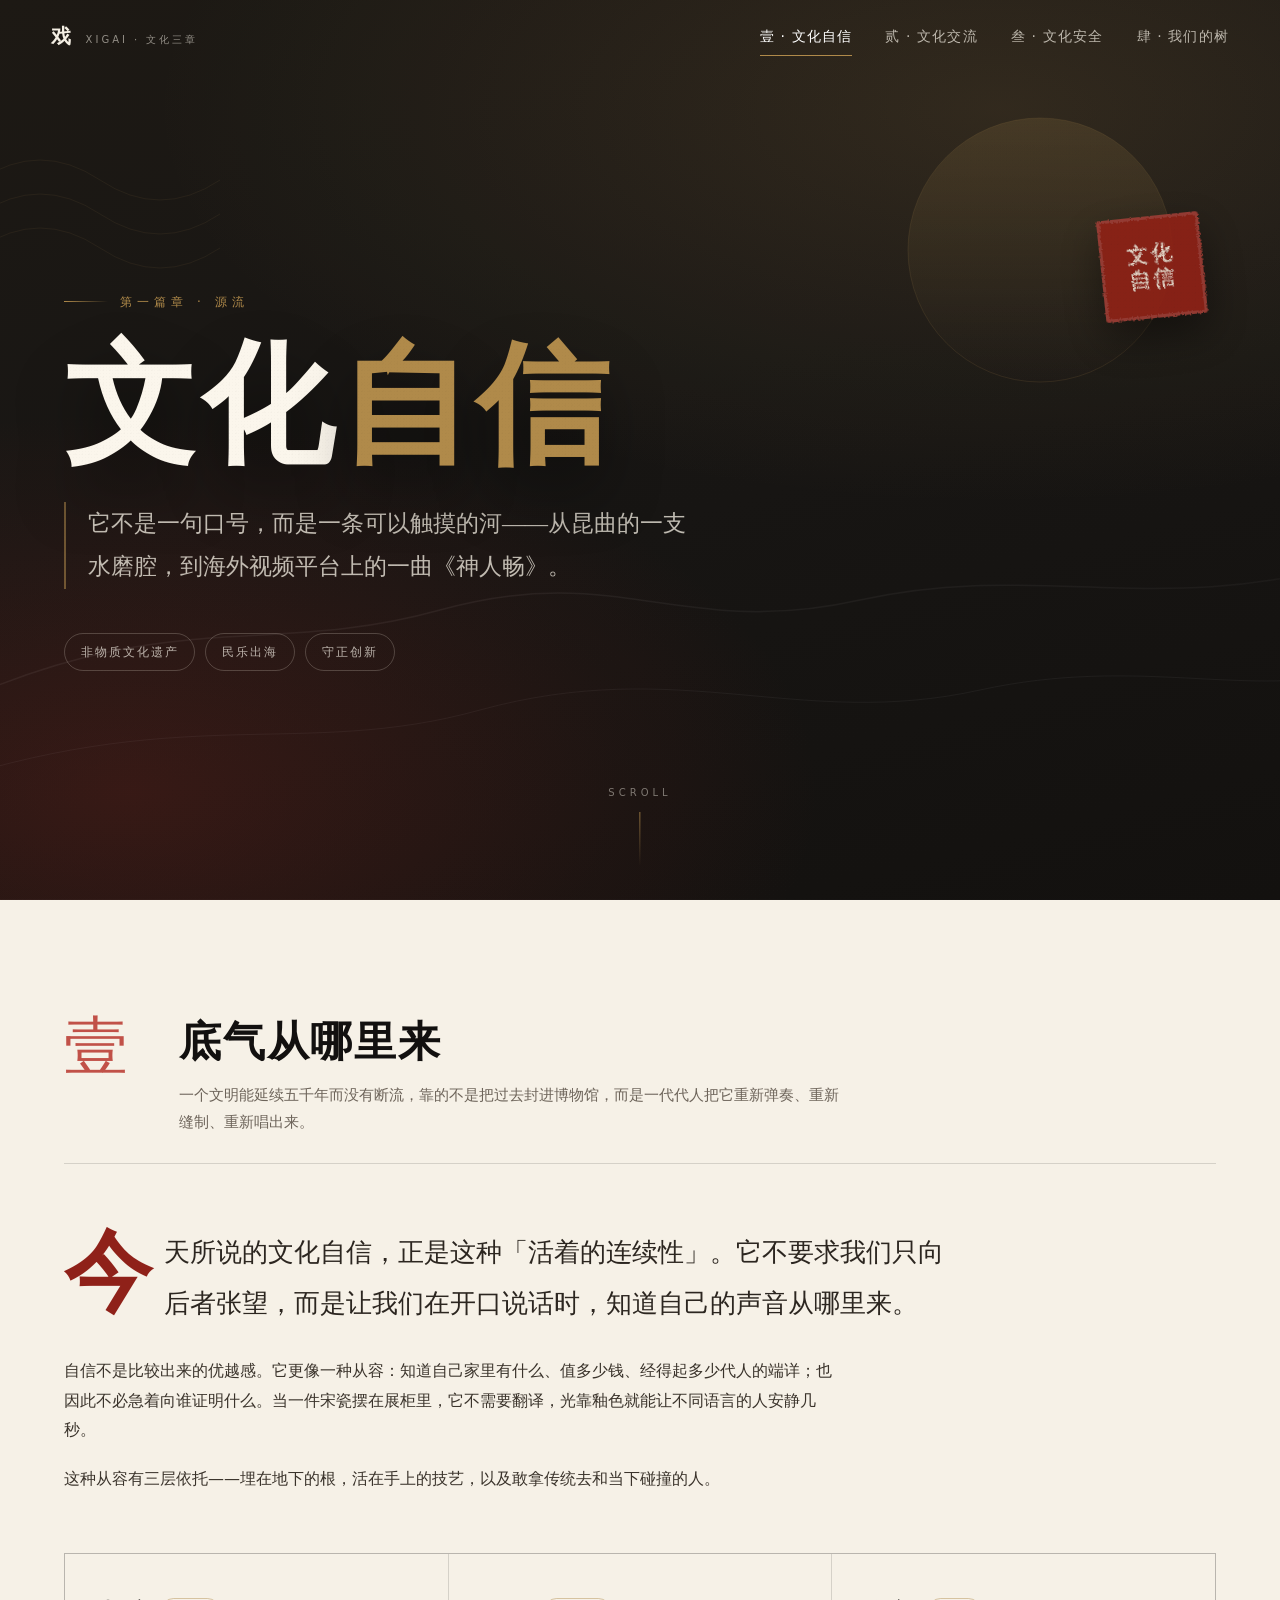
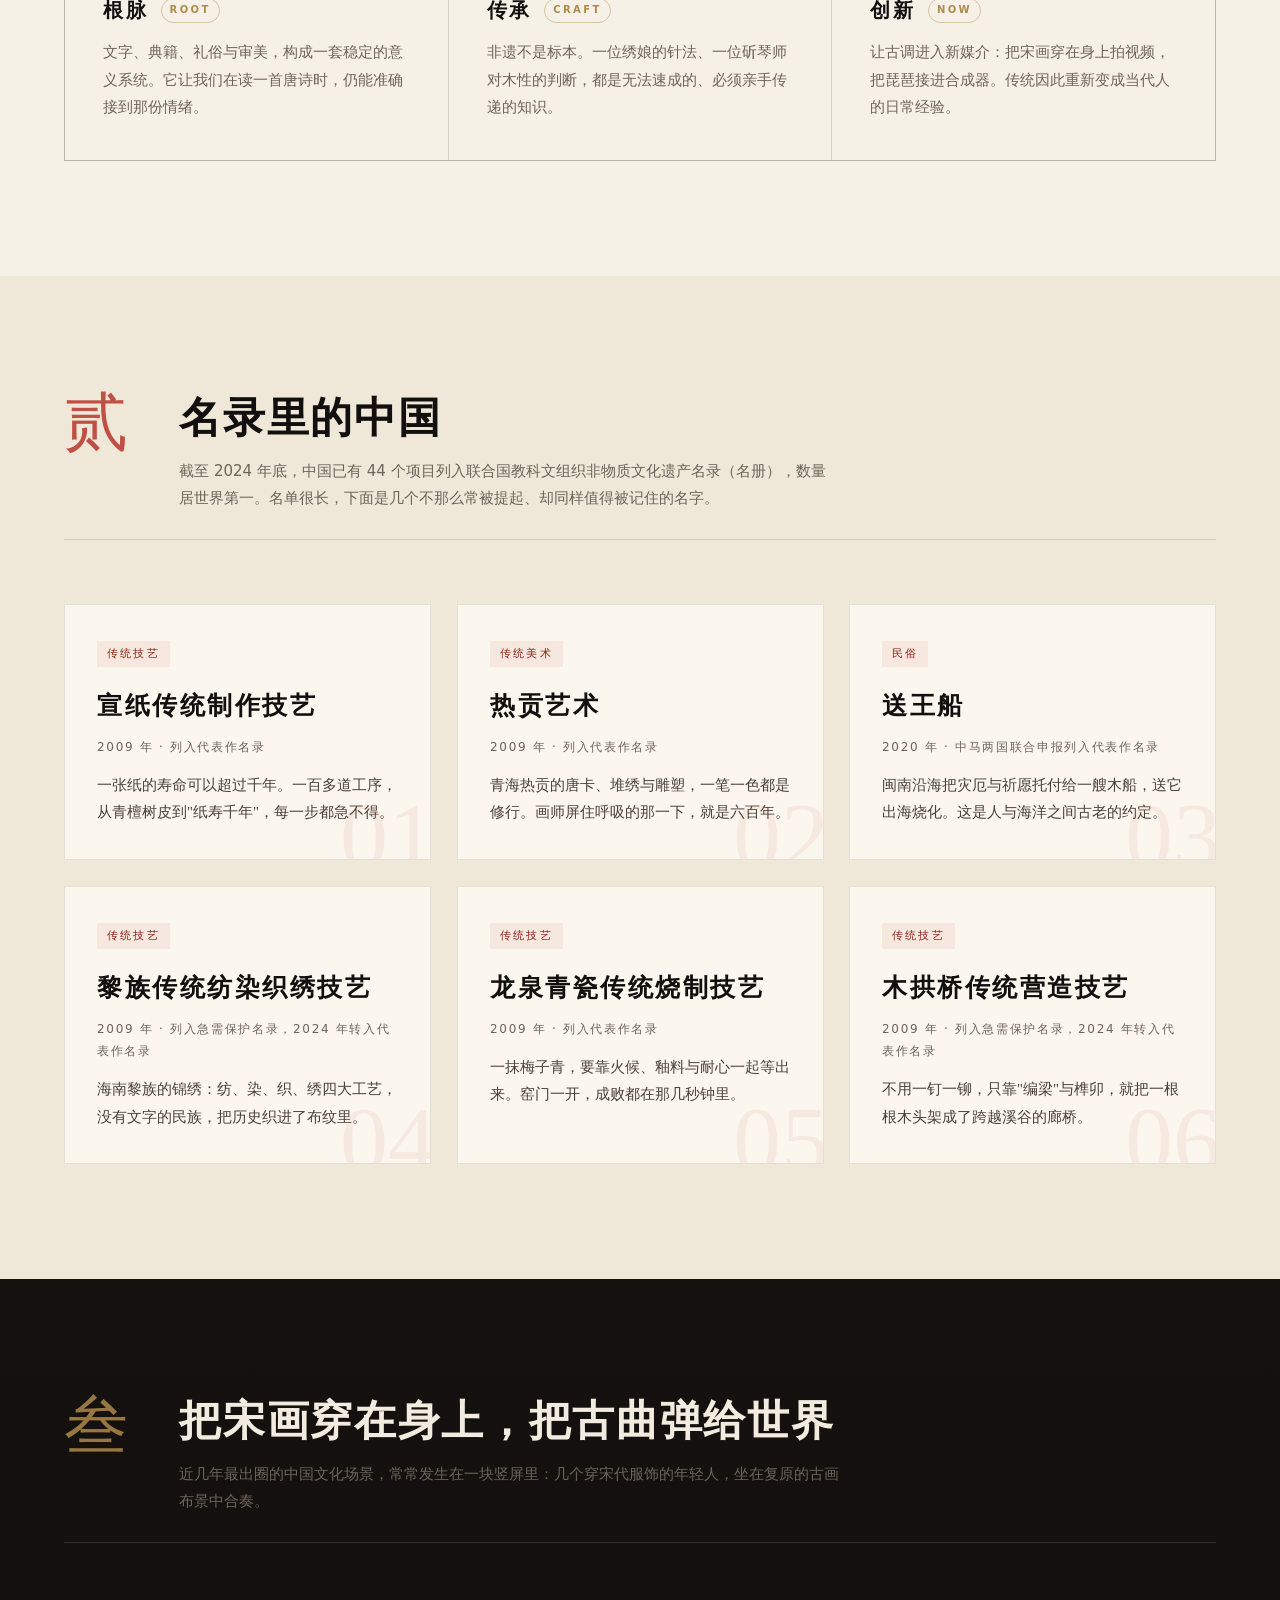
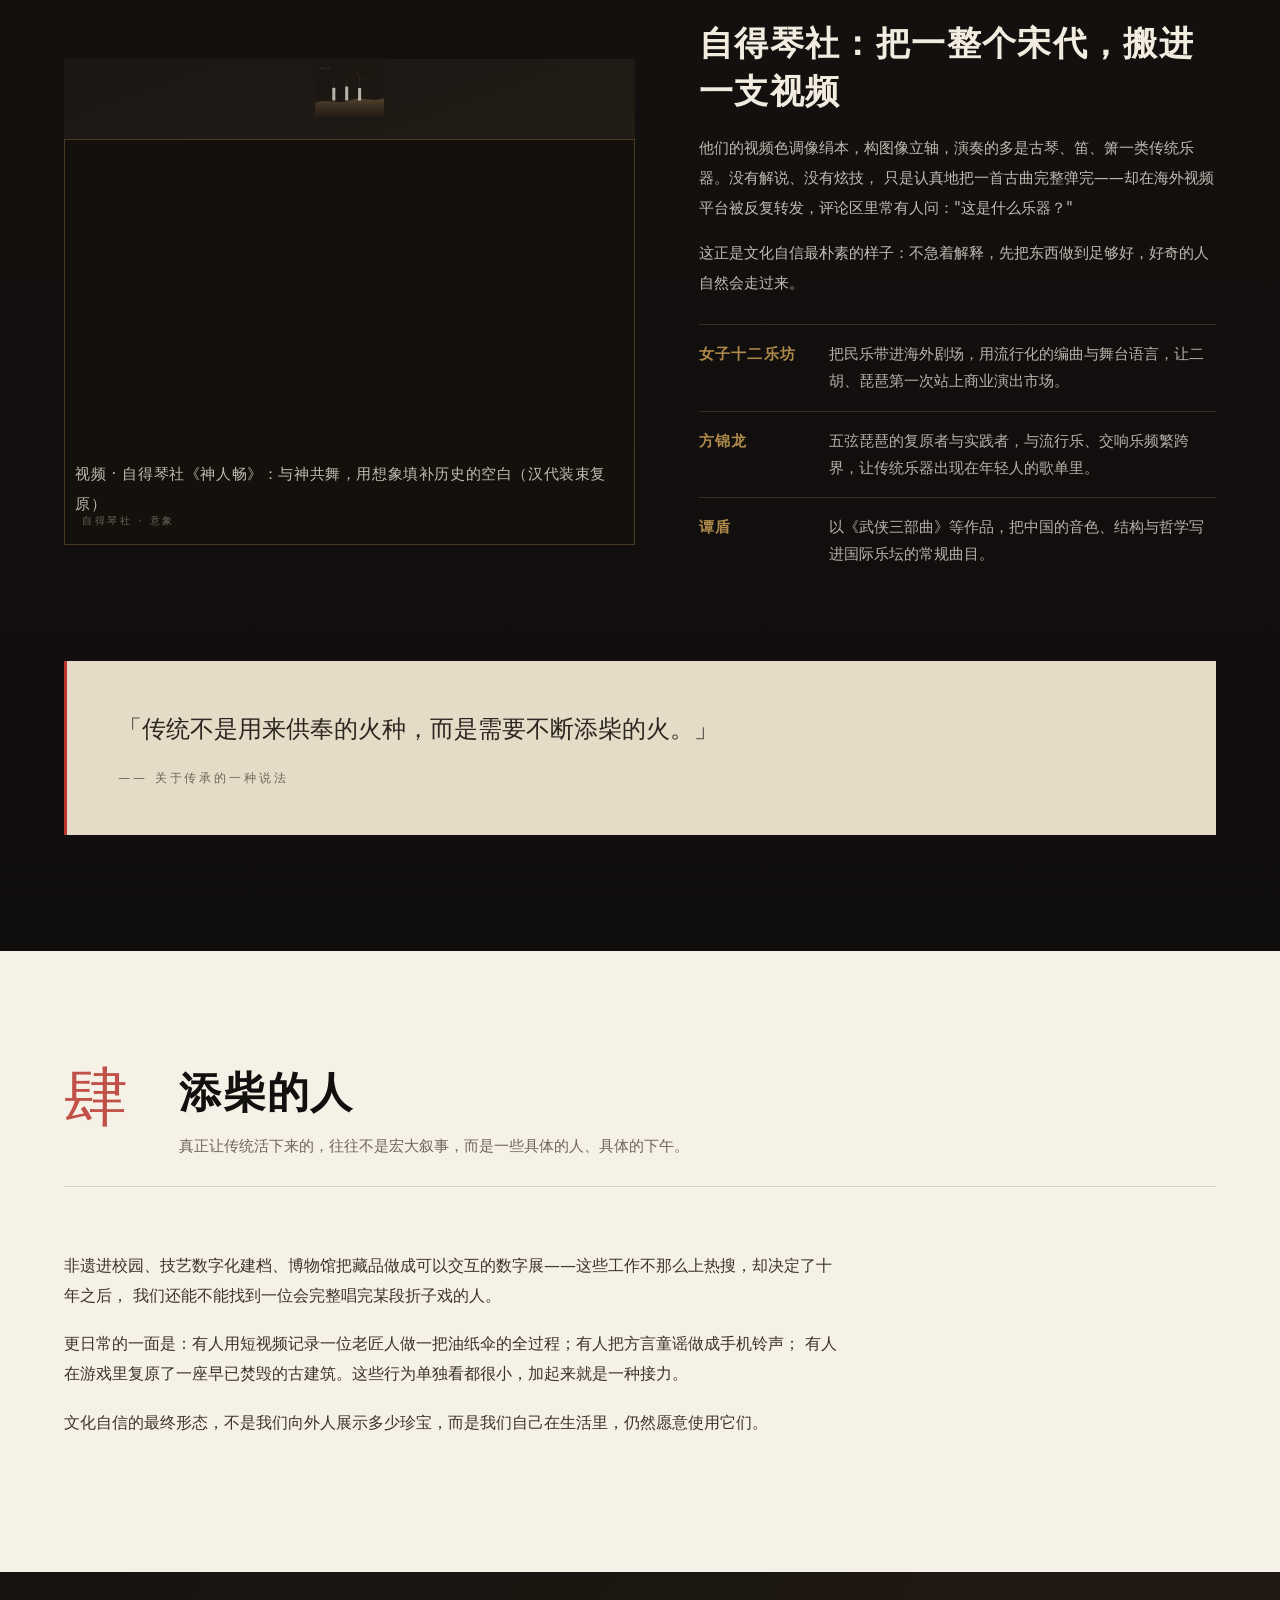
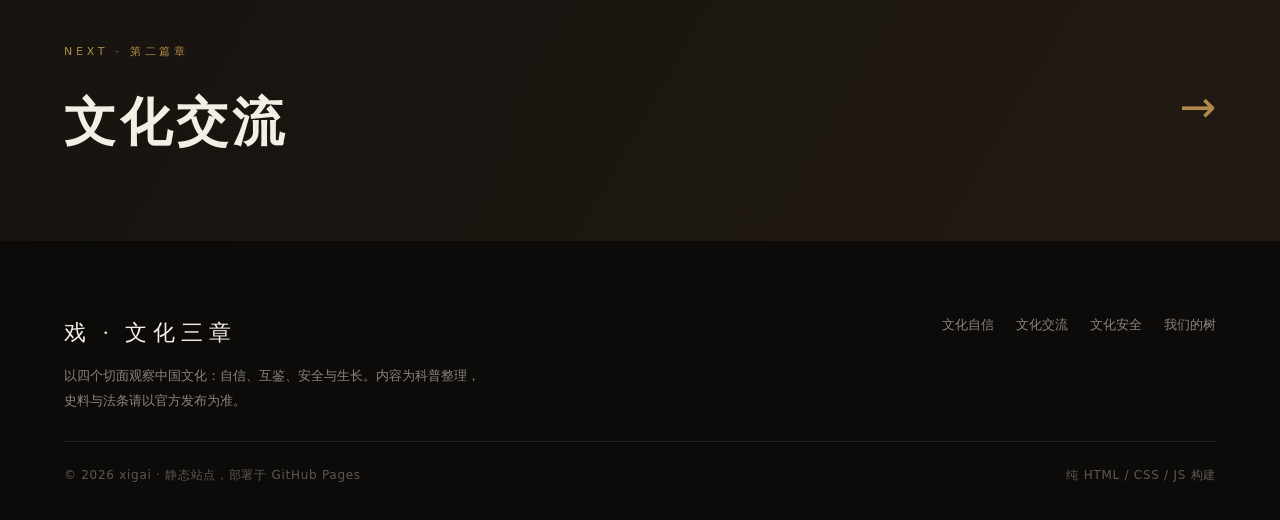
<file: xigai网站修改版/index.html>
<!DOCTYPE html>
<html lang="zh-CN">
<head>
<meta charset="UTF-8">
<meta name="viewport" content="width=device-width, initial-scale=1">
<title>文化自信 · 文化三章</title>
<meta name="description" content="文化三章之一：文化自信。从非物质文化遗产到民乐出海，看一条没有断流的河。">
<link rel="icon" href="data:image/svg+xml,%3Csvg xmlns='http://www.w3.org/2000/svg' viewBox='0 0 100 100'%3E%3Crect width='100' height='100' fill='%238f2119'/%3E%3Ctext x='50' y='73' font-size='62' text-anchor='middle' fill='%23f5e6d6'%3E%E6%96%87%3C/text%3E%3C/svg%3E">
<link rel="stylesheet" href="assets/css/style.css">
</head>
<body data-page="home">

<div class="progress" aria-hidden="true"></div>

<svg width="0" height="0" style="position:absolute" aria-hidden="true">
  <filter id="rough">
    <feTurbulence type="fractalNoise" baseFrequency="0.9" numOctaves="3" result="n"/>
    <feDisplacementMap in="SourceGraphic" in2="n" scale="4"/>
  </filter>
</svg>

<header class="nav">
  <a class="nav__logo" href="index.html"><b>戏</b><span>XIGAI · 文化三章</span></a>
  <button class="nav__toggle" aria-label="打开菜单" aria-expanded="false">
    <i></i><i></i><i></i>
  </button>
  <nav class="nav__links">
    <a href="index.html" data-nav="home">壹 · 文化自信</a>
    <a href="exchange.html" data-nav="exchange">贰 · 文化交流</a>
    <a href="security.html" data-nav="security">叁 · 文化安全</a>
    <a href="tree.html" data-nav="tree">肆 · 我们的树</a>
  </nav>
</header>

<main>
  <!-- 首屏 -->
  <section class="hero">
    <div class="hero__art" aria-hidden="true">
      <svg viewBox="0 0 1440 900" preserveAspectRatio="xMidYMid slice">
        <defs>
          <linearGradient id="g1" x1="0" y1="0" x2="0" y2="1">
            <stop offset="0%" stop-color="#b08a4a" stop-opacity=".34"/>
            <stop offset="100%" stop-color="#b08a4a" stop-opacity="0"/>
          </linearGradient>
          <linearGradient id="g2" x1="0" y1="0" x2="1" y2="1">
            <stop offset="0%" stop-color="#f4efe4" stop-opacity=".16"/>
            <stop offset="100%" stop-color="#f4efe4" stop-opacity="0"/>
          </linearGradient>
        </defs>
        <circle cx="1120" cy="250" r="132" fill="url(#g1)"/>
        <circle cx="1120" cy="250" r="132" fill="none" stroke="#b08a4a" stroke-opacity=".28"/>
        <path d="M0 720 C 240 600 340 660 520 610 C 700 560 760 640 940 600 C 1120 560 1240 620 1440 560 L1440 900 L0 900 Z"
              fill="none" stroke="url(#g2)" stroke-width="1.5"/>
        <path d="M0 790 C 260 700 380 760 560 710 C 760 655 880 730 1060 690 C 1220 655 1330 700 1440 670"
              fill="none" stroke="#f4efe4" stroke-opacity=".1" stroke-width="1"/>
        <g stroke="#b08a4a" stroke-opacity=".18" fill="none">
          <path d="M60 180 q 60 -40 120 0 t 120 0"/>
          <path d="M60 214 q 60 -40 120 0 t 120 0"/>
          <path d="M60 248 q 60 -40 120 0 t 120 0"/>
        </g>
        <g fill="#f4efe4" fill-opacity=".05">
          <rect x="0" y="0" width="1440" height="900"/>
        </g>
      </svg>
    </div>

    <div class="seal" aria-hidden="true">文化<br>自信</div>

    <div class="hero__inner">
      <p class="kicker">第一篇章 · 源流</p>
      <h1>文化<em>自信</em></h1>
      <p class="hero__sub">
        它不是一句口号，而是一条可以触摸的河——从昆曲的一支水磨腔，到海外视频平台上的一曲《神人畅》。
      </p>
      <div class="hero__meta">
        <span class="chip">非物质文化遗产</span>
        <span class="chip">民乐出海</span>
        <span class="chip">守正创新</span>
      </div>
    </div>

    <div class="hero__scroll">SCROLL</div>
  </section>

  <!-- 壹 -->
  <section class="section">
    <div class="wrap">
      <div class="section__head reveal">
        <div class="num">壹</div>
        <div>
          <h2>底气从哪里来</h2>
          <p>一个文明能延续五千年而没有断流，靠的不是把过去封进博物馆，而是一代代人把它重新弹奏、重新缝制、重新唱出来。</p>
        </div>
      </div>

      <p class="lead dropcap reveal">
        今天所说的文化自信，正是这种「活着的连续性」。它不要求我们只向后者张望，而是让我们在开口说话时，知道自己的声音从哪里来。
      </p>

      <div class="prose reveal" data-delay="80">
        <p>
          自信不是比较出来的优越感。它更像一种从容：知道自己家里有什么、值多少钱、经得起多少代人的端详；也因此不必急着向谁证明什么。当一件宋瓷摆在展柜里，它不需要翻译，光靠釉色就能让不同语言的人安静几秒。
        </p>
        <p>
          这种从容有三层依托——埋在地下的根，活在手上的技艺，以及敢拿传统去和当下碰撞的人。
        </p>
      </div>

      <div class="pillars reveal" data-delay="140">
        <div class="pillar">
          <h3>根脉 <span>ROOT</span></h3>
          <p>文字、典籍、礼俗与审美，构成一套稳定的意义系统。它让我们在读一首唐诗时，仍能准确接到那份情绪。</p>
        </div>
        <div class="pillar">
          <h3>传承 <span>CRAFT</span></h3>
          <p>非遗不是标本。一位绣娘的针法、一位斫琴师对木性的判断，都是无法速成的、必须亲手传递的知识。</p>
        </div>
        <div class="pillar">
          <h3>创新 <span>NOW</span></h3>
          <p>让古调进入新媒介：把宋画穿在身上拍视频，把琵琶接进合成器。传统因此重新变成当代人的日常经验。</p>
        </div>
      </div>
    </div>
  </section>

  <!-- 贰 · 非遗 -->
  <section class="section section--paper2">
    <div class="wrap">
      <div class="section__head reveal">
        <div class="num">贰</div>
        <div>
          <h2>名录里的中国</h2>
          <p>截至 2024 年底，中国已有 44 个项目列入联合国教科文组织非物质文化遗产名录（名册），数量居世界第一。名单很长，下面是几个不那么常被提起、却同样值得被记住的名字。</p>
        </div>
      </div>

      <div class="grid">
        <article class="heritage reveal" data-idx="01">
          <span class="heritage__tag">传统技艺</span>
          <h3>宣纸传统制作技艺</h3>
          <time>2009 年 · 列入代表作名录</time>
          <p>一张纸的寿命可以超过千年。一百多道工序，从青檀树皮到"纸寿千年"，每一步都急不得。</p>
        </article>

        <article class="heritage reveal" data-idx="02" data-delay="60">
          <span class="heritage__tag">传统美术</span>
          <h3>热贡艺术</h3>
          <time>2009 年 · 列入代表作名录</time>
          <p>青海热贡的唐卡、堆绣与雕塑，一笔一色都是修行。画师屏住呼吸的那一下，就是六百年。</p>
        </article>

        <article class="heritage reveal" data-idx="03" data-delay="120">
          <span class="heritage__tag">民俗</span>
          <h3>送王船</h3>
          <time>2020 年 · 中马两国联合申报列入代表作名录</time>
          <p>闽南沿海把灾厄与祈愿托付给一艘木船，送它出海烧化。这是人与海洋之间古老的约定。</p>
        </article>

        <article class="heritage reveal" data-idx="04">
          <span class="heritage__tag">传统技艺</span>
          <h3>黎族传统纺染织绣技艺</h3>
          <time>2009 年 · 列入急需保护名录，2024 年转入代表作名录</time>
          <p>海南黎族的锦绣：纺、染、织、绣四大工艺，没有文字的民族，把历史织进了布纹里。</p>
        </article>

        <article class="heritage reveal" data-idx="05" data-delay="60">
          <span class="heritage__tag">传统技艺</span>
          <h3>龙泉青瓷传统烧制技艺</h3>
          <time>2009 年 · 列入代表作名录</time>
          <p>一抹梅子青，要靠火候、釉料与耐心一起等出来。窑门一开，成败都在那几秒钟里。</p>
        </article>

        <article class="heritage reveal" data-idx="06" data-delay="120">
          <span class="heritage__tag">传统技艺</span>
          <h3>木拱桥传统营造技艺</h3>
          <time>2009 年 · 列入急需保护名录，2024 年转入代表作名录</time>
          <p>不用一钉一铆，只靠"编梁"与榫卯，就把一根根木头架成了跨越溪谷的廊桥。</p>
        </article>
      </div>
    </div>
  </section>

  <!-- 叁 · 民乐出海 -->
  <section class="section section--dark">
    <div class="wrap">
      <div class="section__head reveal">
        <div class="num">叁</div>
        <div>
          <h2>把宋画穿在身上，把古曲弹给世界</h2>
          <p>近几年最出圈的中国文化场景，常常发生在一块竖屏里：几个穿宋代服饰的年轻人，坐在复原的古画布景中合奏。</p>
        </div>
      </div>

      <div class="feature">
        <div class="feature__visual reveal" aria-hidden="true">
          <svg viewBox="0 0 600 500">
            <defs>
              <linearGradient id="silk" x1="0" y1="0" x2="0" y2="1">
                <stop offset="0%" stop-color="#d8b979" stop-opacity=".5"/>
                <stop offset="100%" stop-color="#8a5a2b" stop-opacity=".18"/>
              </linearGradient>
            </defs>
            <rect x="0" y="0" width="600" height="500" fill="#1c1712"/>
            <circle cx="430" cy="120" r="62" fill="none" stroke="#b08a4a" stroke-opacity=".5"/>
            <path d="M0 380 C 120 340 180 400 300 360 C 420 320 480 380 600 340 L600 500 L0 500 Z" fill="url(#silk)" opacity=".55"/>
            <g stroke="#f4efe4" stroke-opacity=".35" stroke-width="1" fill="none">
              <path d="M120 360 q 40 -70 90 0"/>
              <path d="M240 372 q 40 -70 90 0"/>
              <path d="M360 356 q 40 -70 90 0"/>
            </g>
            <g fill="#f4efe4" fill-opacity=".72">
              <rect x="150" y="250" width="26" height="110" rx="3"/>
              <rect x="262" y="238" width="26" height="122" rx="3"/>
              <rect x="374" y="252" width="26" height="108" rx="3"/>
            </g>
            <g stroke="#f4efe4" stroke-opacity=".55" stroke-width="1">
              <path d="M163 250 L163 180" /><path d="M275 238 L275 168" /><path d="M387 252 L387 182"/>
            </g>
            <g fill="#b08a4a" fill-opacity=".5">
              <circle cx="163" cy="172" r="4"/><circle cx="275" cy="160" r="4"/><circle cx="387" cy="174" r="4"/>
            </g>
            <text x="40" y="90" fill="#f4efe4" fill-opacity=".28" font-size="20" font-family="serif" letter-spacing="6">高山流水</text>
          </svg>

          <div class="video-embed reveal" data-delay="120">
            <iframe src="https://player.bilibili.com/player.html?bvid=BV1Xi4y1s717&page=1&high_quality=1&danmaku=0&autoplay=0"
                    title="自得琴社《神人畅》" scrolling="no" frameborder="no" allowfullscreen="true"></iframe>
            <p class="video-embed__cap">视频 · 自得琴社《神人畅》：与神共舞，用想象填补历史的空白（汉代装束复原）</p>
          </div>
        </div>

        <div class="reveal" data-delay="80">
          <h3>自得琴社：把一整个宋代，搬进一支视频</h3>
          <p>
            他们的视频色调像绢本，构图像立轴，演奏的多是古琴、笛、箫一类传统乐器。没有解说、没有炫技，
            只是认真地把一首古曲完整弹完——却在海外视频平台被反复转发，评论区里常有人问："这是什么乐器？"
          </p>
          <p>
            这正是文化自信最朴素的样子：不急着解释，先把东西做到足够好，好奇的人自然会走过来。
          </p>

          <ul class="mini-list">
            <li><b>女子十二乐坊</b><span>把民乐带进海外剧场，用流行化的编曲与舞台语言，让二胡、琵琶第一次站上商业演出市场。</span></li>
            <li><b>方锦龙</b><span>五弦琵琶的复原者与实践者，与流行乐、交响乐频繁跨界，让传统乐器出现在年轻人的歌单里。</span></li>
            <li><b>谭盾</b><span>以《武侠三部曲》等作品，把中国的音色、结构与哲学写进国际乐坛的常规曲目。</span></li>
          </ul>
        </div>
      </div>

      <div class="quote reveal">
        「传统不是用来供奉的火种，而是需要不断添柴的火。」
        <small>—— 关于传承的一种说法</small>
      </div>
    </div>
  </section>

  <!-- 肆 -->
  <section class="section">
    <div class="wrap">
      <div class="section__head reveal">
        <div class="num">肆</div>
        <div>
          <h2>添柴的人</h2>
          <p>真正让传统活下来的，往往不是宏大叙事，而是一些具体的人、具体的下午。</p>
        </div>
      </div>

      <div class="prose reveal">
        <p>
          非遗进校园、技艺数字化建档、博物馆把藏品做成可以交互的数字展——这些工作不那么上热搜，却决定了十年之后，
          我们还能不能找到一位会完整唱完某段折子戏的人。
        </p>
        <p>
          更日常的一面是：有人用短视频记录一位老匠人做一把油纸伞的全过程；有人把方言童谣做成手机铃声；
          有人在游戏里复原了一座早已焚毁的古建筑。这些行为单独看都很小，加起来就是一种接力。
        </p>
        <p>
          文化自信的最终形态，不是我们向外人展示多少珍宝，而是我们自己在生活里，仍然愿意使用它们。
        </p>
      </div>
    </div>
  </section>
</main>

<a class="next" href="exchange.html">
  <div class="next__inner">
    <div>
      <small>NEXT · 第二篇章</small>
      <strong>文化交流</strong>
    </div>
    <div class="next__arrow" aria-hidden="true">→</div>
  </div>
</a>

<footer class="footer">
  <div class="footer__inner">
    <div>
      <div class="footer__brand">戏 · 文化三章</div>
      <p style="margin:0;max-width:420px;line-height:1.9;">
        以四个切面观察中国文化：自信、互鉴、安全与生长。内容为科普整理，史料与法条请以官方发布为准。
      </p>
    </div>
    <div class="footer__links">
      <a href="index.html">文化自信</a>
      <a href="exchange.html">文化交流</a>
      <a href="security.html">文化安全</a>
      <a href="tree.html">我们的树</a>
    </div>
  </div>
  <div class="footer__bottom">
    <span>© <span id="year">2026</span> xigai · 静态站点，部署于 GitHub Pages</span>
    <span>纯 HTML / CSS / JS 构建</span>
  </div>
</footer>

<button class="to-top" aria-label="回到顶部">
  <svg viewBox="0 0 24 24" fill="none" stroke="currentColor" stroke-width="2">
    <path d="M12 19V5M5 12l7-7 7 7"/>
  </svg>
</button>

<script src="assets/js/main.js"></script>
<script>document.getElementById("year").textContent = new Date().getFullYear();</script>
</body>
</html>
</file>
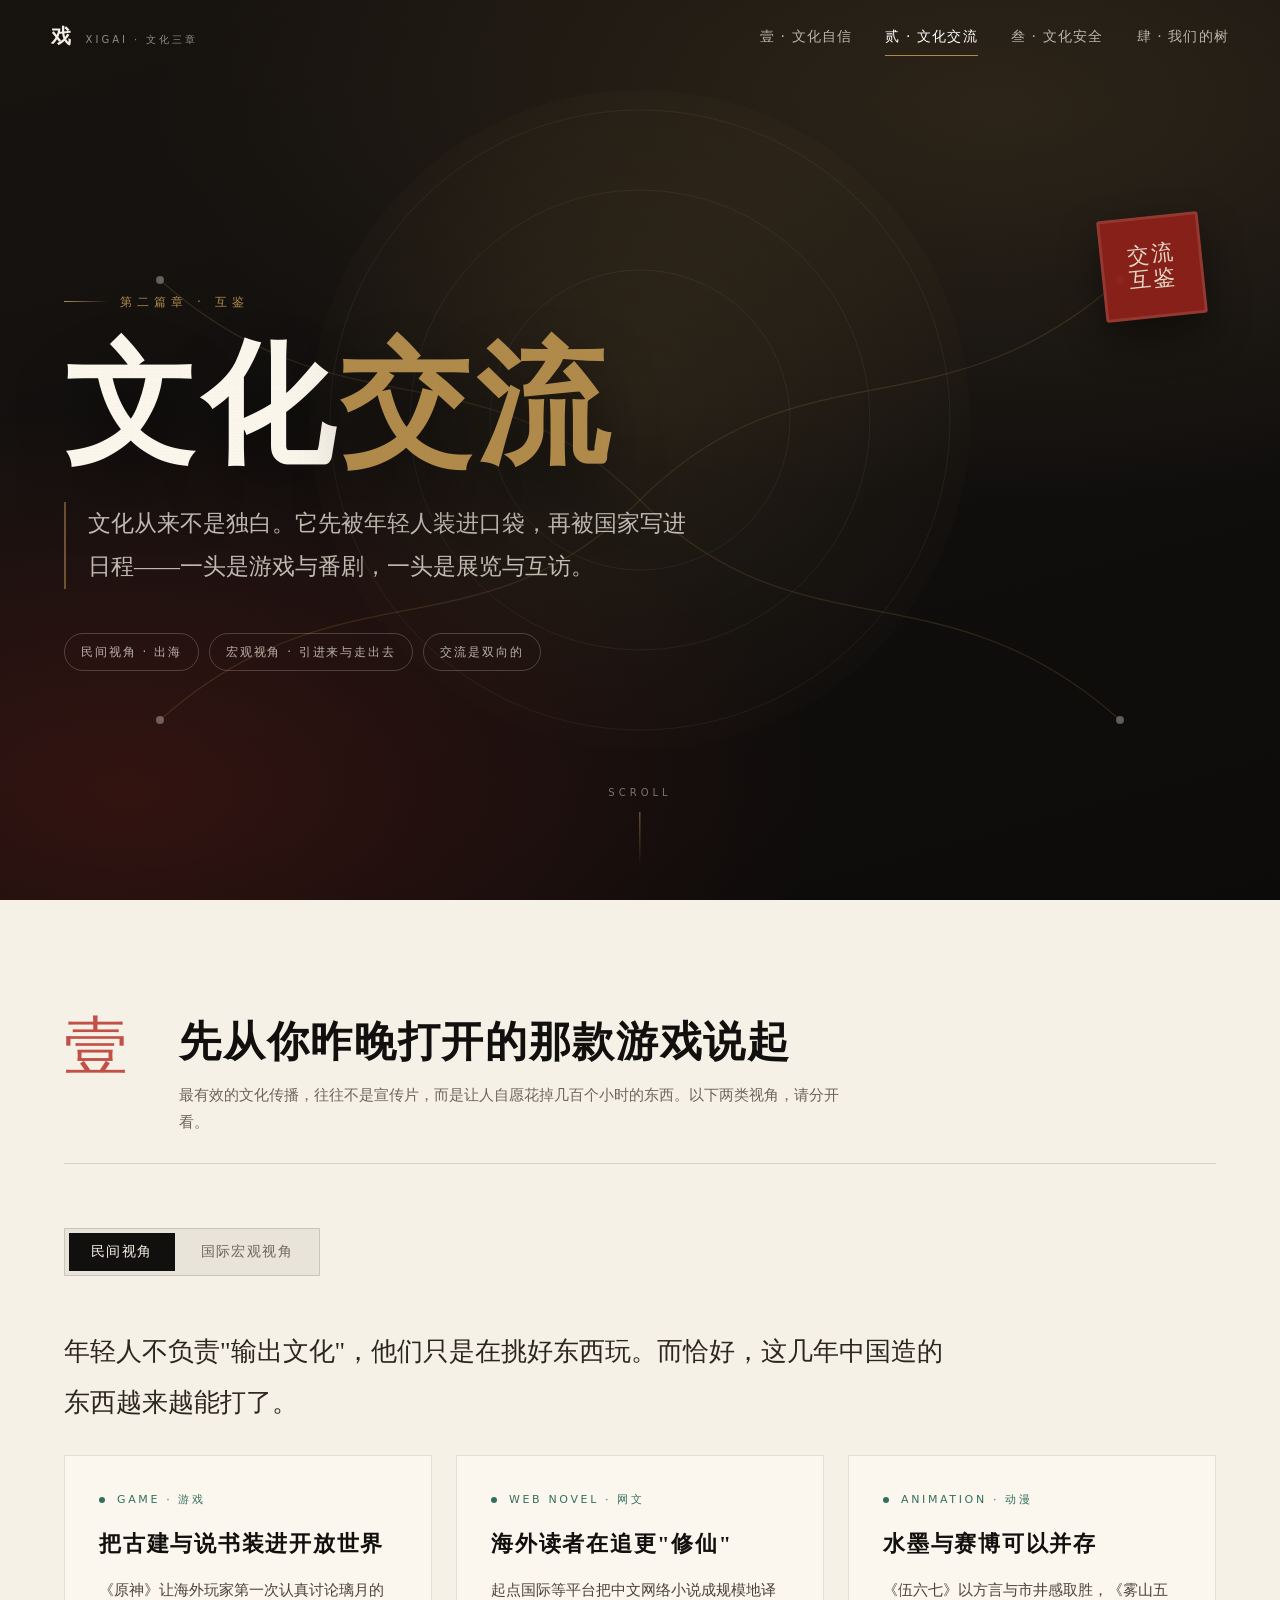
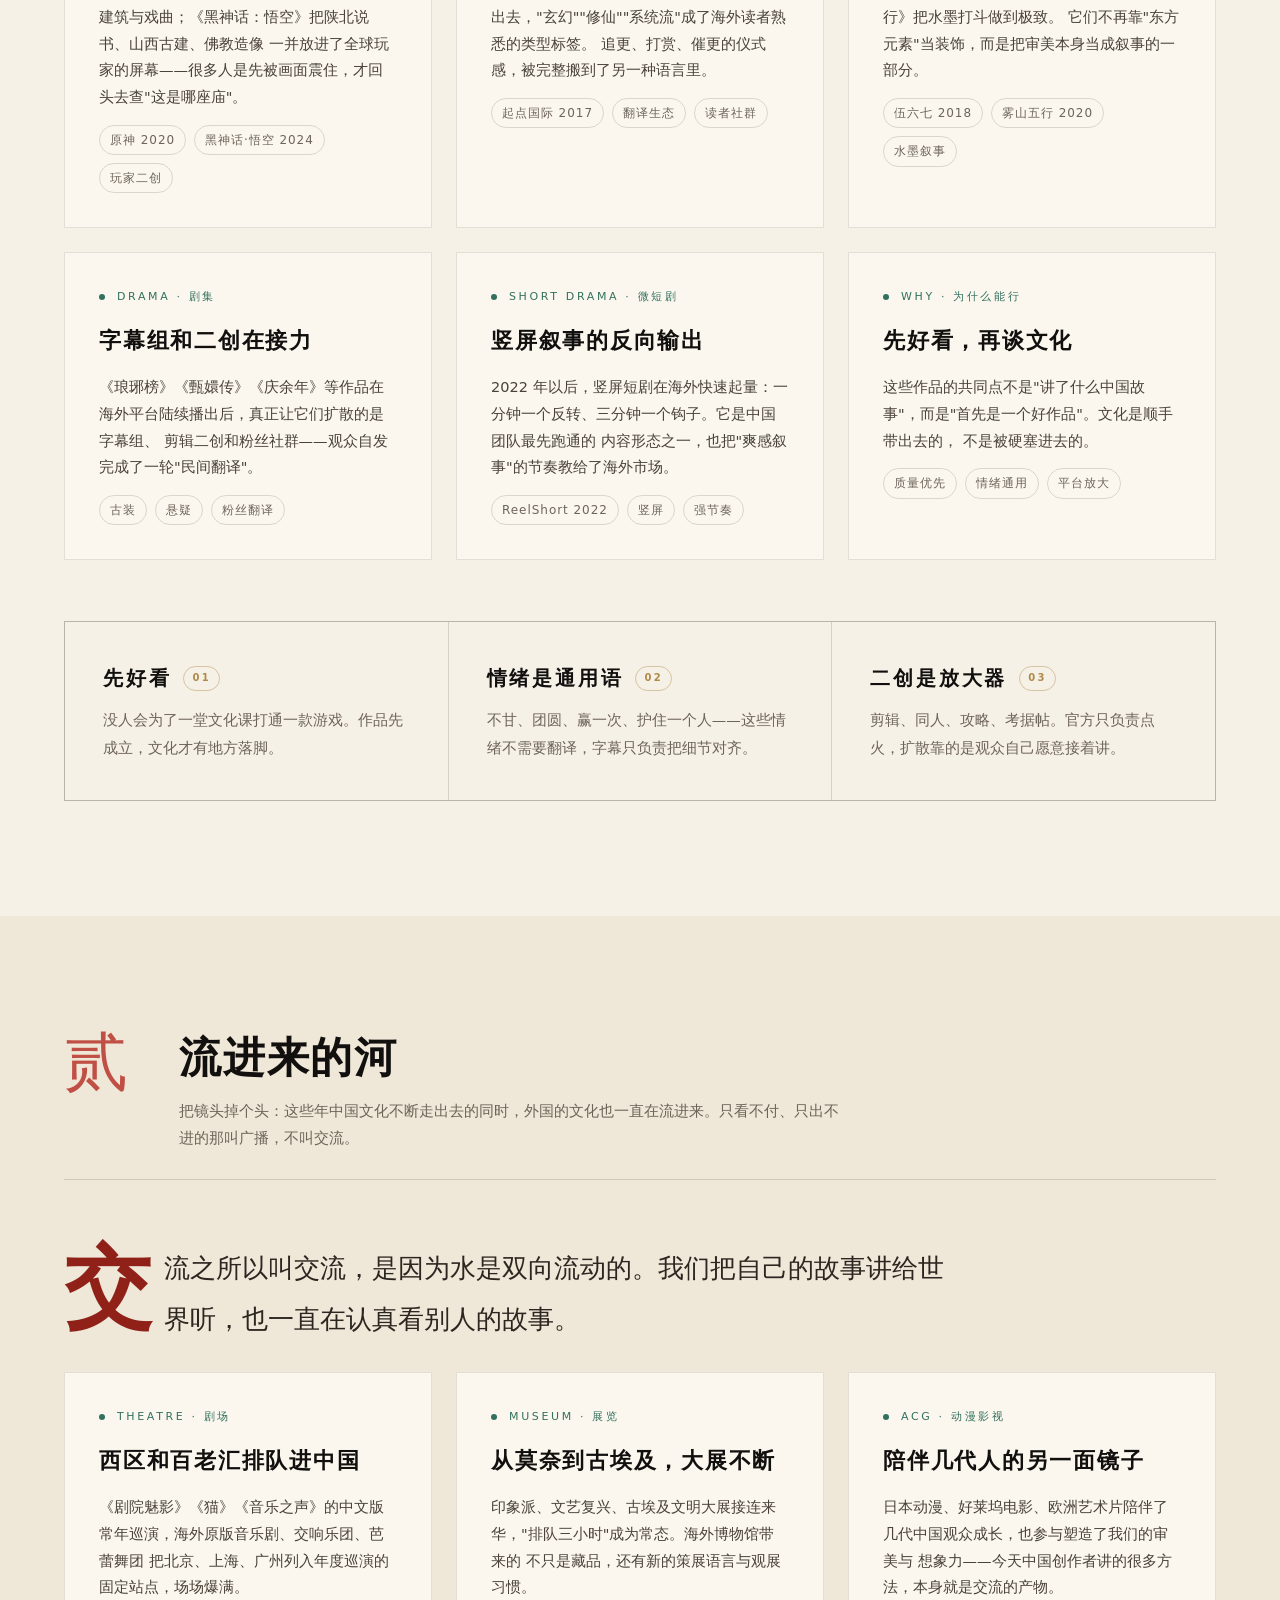
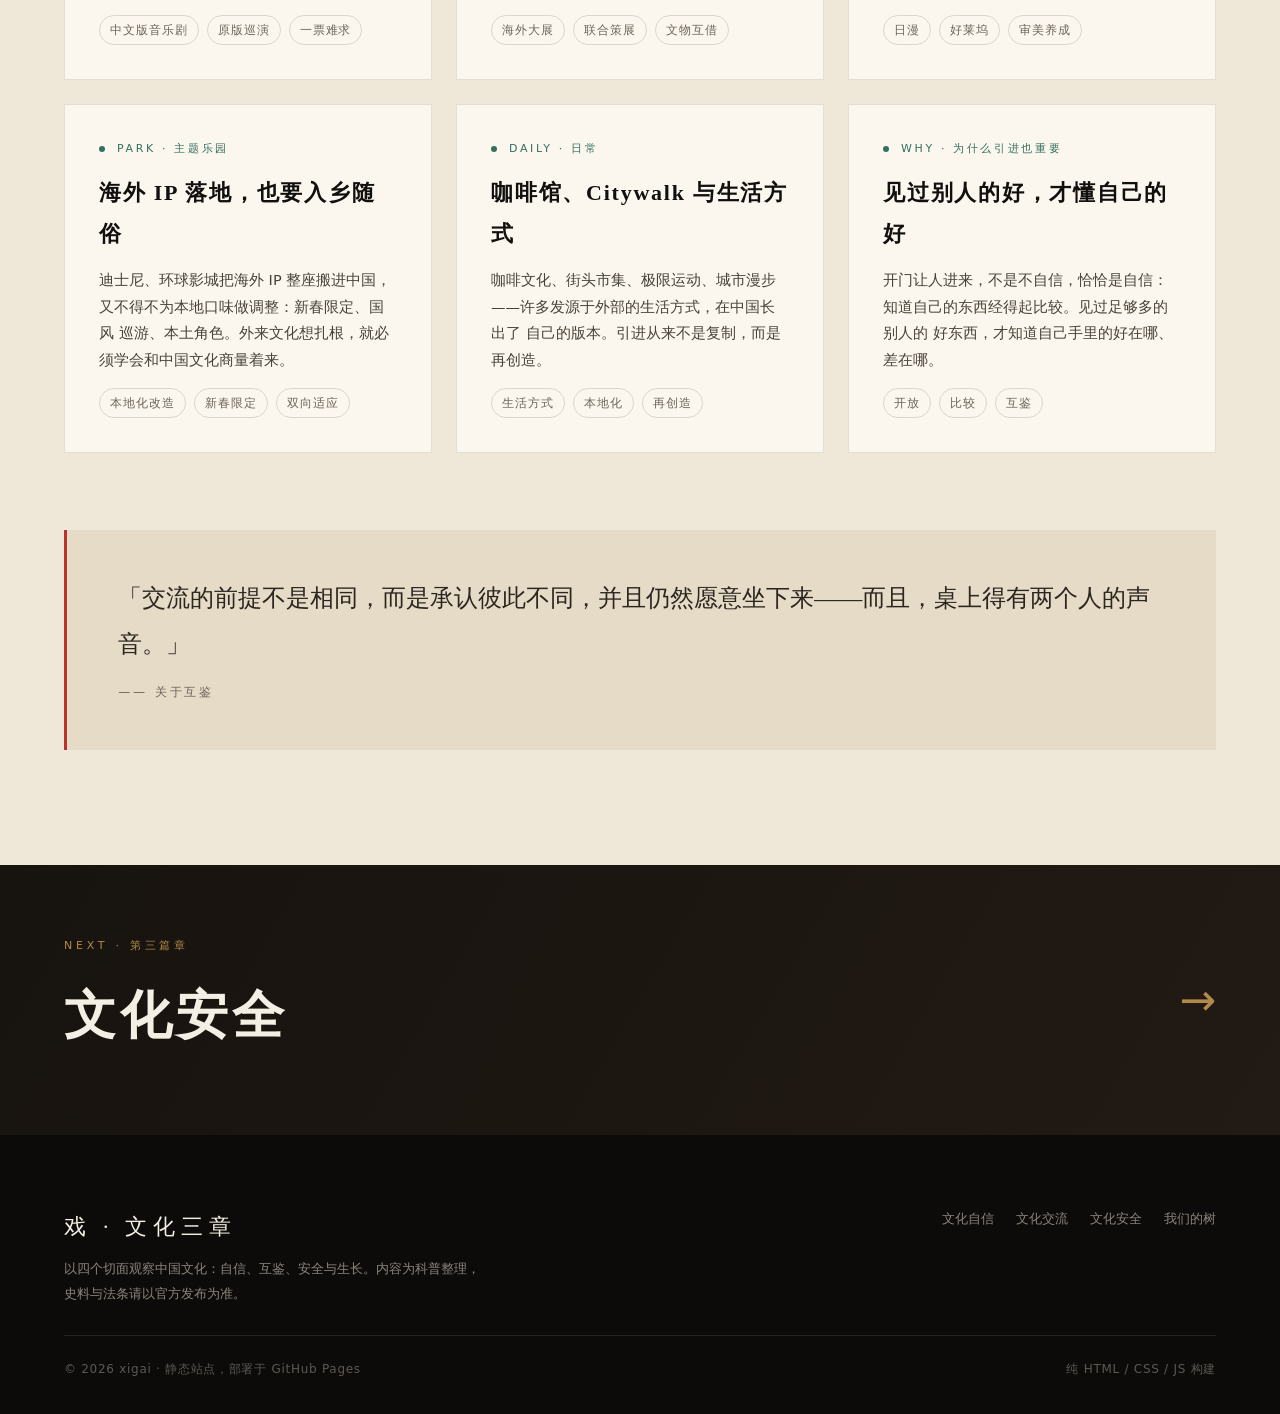
<file: xigai网站修改版/exchange.html>
<!DOCTYPE html>
<html lang="zh-CN">
<head>
<meta charset="UTF-8">
<meta name="viewport" content="width=device-width, initial-scale=1">
<title>文化交流 · 文化三章</title>
<meta name="description" content="文化三章之二：文化交流。从游戏、网文、动漫出海到国与国之间的互鉴，看文化如何双向流动。">
<link rel="icon" href="data:image/svg+xml,%3Csvg xmlns='http://www.w3.org/2000/svg' viewBox='0 0 100 100'%3E%3Crect width='100' height='100' fill='%238f2119'/%3E%3Ctext x='50' y='73' font-size='62' text-anchor='middle' fill='%23f5e6d6'%3E%E6%96%87%3C/text%3E%3C/svg%3E">
<link rel="stylesheet" href="assets/css/style.css">
</head>
<body data-page="exchange">

<div class="progress" aria-hidden="true"></div>

<header class="nav">
  <a class="nav__logo" href="index.html"><b>戏</b><span>XIGAI · 文化三章</span></a>
  <button class="nav__toggle" aria-label="打开菜单" aria-expanded="false">
    <i></i><i></i><i></i>
  </button>
  <nav class="nav__links">
    <a href="index.html" data-nav="home">壹 · 文化自信</a>
    <a href="exchange.html" data-nav="exchange">贰 · 文化交流</a>
    <a href="security.html" data-nav="security">叁 · 文化安全</a>
    <a href="tree.html" data-nav="tree">肆 · 我们的树</a>
  </nav>
</header>

<main>
  <section class="hero">
    <div class="hero__art" aria-hidden="true">
      <svg viewBox="0 0 1440 900" preserveAspectRatio="xMidYMid slice">
        <defs>
          <radialGradient id="hx" cx="50%" cy="45%" r="60%">
            <stop offset="0%" stop-color="#b08a4a" stop-opacity=".26"/>
            <stop offset="100%" stop-color="#b08a4a" stop-opacity="0"/>
          </radialGradient>
        </defs>
        <circle cx="720" cy="420" r="330" fill="url(#hx)"/>
        <g fill="none" stroke="#f4efe4" stroke-opacity=".12">
          <circle cx="720" cy="420" r="150"/>
          <circle cx="720" cy="420" r="230"/>
          <circle cx="720" cy="420" r="310"/>
        </g>
        <g stroke="#b08a4a" stroke-opacity=".4" fill="none" stroke-width="1.2">
          <path d="M240 720 C 420 560 560 660 720 500 C 880 340 1020 440 1200 280"/>
          <path d="M1200 720 C 1020 560 880 660 720 500 C 560 340 420 440 240 280"/>
        </g>
        <g fill="#f4efe4" fill-opacity=".7">
          <circle cx="240" cy="720" r="4"/><circle cx="1200" cy="280" r="4"/>
          <circle cx="240" cy="280" r="4"/><circle cx="1200" cy="720" r="4"/>
        </g>
      </svg>
    </div>

    <div class="seal" aria-hidden="true">交流<br>互鉴</div>

    <div class="hero__inner">
      <p class="kicker">第二篇章 · 互鉴</p>
      <h1>文化<em>交流</em></h1>
      <p class="hero__sub">
        文化从来不是独白。它先被年轻人装进口袋，再被国家写进日程——一头是游戏与番剧，一头是展览与互访。
      </p>
      <div class="hero__meta">
        <span class="chip">民间视角 · 出海</span>
        <span class="chip">宏观视角 · 引进来与走出去</span>
        <span class="chip">交流是双向的</span>
      </div>
    </div>

    <div class="hero__scroll">SCROLL</div>
  </section>

  <section class="section">
    <div class="wrap">
      <div class="section__head reveal">
        <div class="num">壹</div>
        <div>
          <h2>先从你昨晚打开的那款游戏说起</h2>
          <p>最有效的文化传播，往往不是宣传片，而是让人自愿花掉几百个小时的东西。以下两类视角，请分开看。</p>
        </div>
      </div>

      <div class="tabs" role="tablist" aria-label="视角切换">
        <button class="tab is-active" role="tab" aria-selected="true" data-tab="folk">民间视角</button>
        <button class="tab" role="tab" aria-selected="false" data-tab="macro">国际宏观视角</button>
      </div>

      <!-- 民间视角 -->
      <div class="panel is-active" id="folk" role="tabpanel">
        <p class="lead reveal">
          年轻人不负责"输出文化"，他们只是在挑好东西玩。而恰好，这几年中国造的东西越来越能打了。
        </p>

        <div class="export-grid">
          <article class="export reveal">
            <div class="export__k">GAME · 游戏</div>
            <h3>把古建与说书装进开放世界</h3>
            <p>
              《原神》让海外玩家第一次认真讨论璃月的建筑与戏曲；《黑神话：悟空》把陕北说书、山西古建、佛教造像
              一并放进了全球玩家的屏幕——很多人是先被画面震住，才回头去查"这是哪座庙"。
            </p>
            <ul><li>原神 2020</li><li>黑神话·悟空 2024</li><li>玩家二创</li></ul>
          </article>

          <article class="export reveal" data-delay="60">
            <div class="export__k">WEB NOVEL · 网文</div>
            <h3>海外读者在追更"修仙"</h3>
            <p>
              起点国际等平台把中文网络小说成规模地译出去，"玄幻""修仙""系统流"成了海外读者熟悉的类型标签。
              追更、打赏、催更的仪式感，被完整搬到了另一种语言里。
            </p>
            <ul><li>起点国际 2017</li><li>翻译生态</li><li>读者社群</li></ul>
          </article>

          <article class="export reveal" data-delay="120">
            <div class="export__k">ANIMATION · 动漫</div>
            <h3>水墨与赛博可以并存</h3>
            <p>
              《伍六七》以方言与市井感取胜，《雾山五行》把水墨打斗做到极致。
              它们不再靠"东方元素"当装饰，而是把审美本身当成叙事的一部分。
            </p>
            <ul><li>伍六七 2018</li><li>雾山五行 2020</li><li>水墨叙事</li></ul>
          </article>

          <article class="export reveal">
            <div class="export__k">DRAMA · 剧集</div>
            <h3>字幕组和二创在接力</h3>
            <p>
              《琅琊榜》《甄嬛传》《庆余年》等作品在海外平台陆续播出后，真正让它们扩散的是字幕组、
              剪辑二创和粉丝社群——观众自发完成了一轮"民间翻译"。
            </p>
            <ul><li>古装</li><li>悬疑</li><li>粉丝翻译</li></ul>
          </article>

          <article class="export reveal" data-delay="60">
            <div class="export__k">SHORT DRAMA · 微短剧</div>
            <h3>竖屏叙事的反向输出</h3>
            <p>
              2022 年以后，竖屏短剧在海外快速起量：一分钟一个反转、三分钟一个钩子。它是中国团队最先跑通的
              内容形态之一，也把"爽感叙事"的节奏教给了海外市场。
            </p>
            <ul><li>ReelShort 2022</li><li>竖屏</li><li>强节奏</li></ul>
          </article>

          <article class="export reveal" data-delay="120">
            <div class="export__k">WHY · 为什么能行</div>
            <h3>先好看，再谈文化</h3>
            <p>
              这些作品的共同点不是"讲了什么中国故事"，而是"首先是一个好作品"。文化是顺手带出去的，
              不是被硬塞进去的。
            </p>
            <ul><li>质量优先</li><li>情绪通用</li><li>平台放大</li></ul>
          </article>
        </div>

        <div class="pillars reveal">
          <div class="pillar">
            <h3>先好看 <span>01</span></h3>
            <p>没人会为了一堂文化课打通一款游戏。作品先成立，文化才有地方落脚。</p>
          </div>
          <div class="pillar">
            <h3>情绪是通用语 <span>02</span></h3>
            <p>不甘、团圆、赢一次、护住一个人——这些情绪不需要翻译，字幕只负责把细节对齐。</p>
          </div>
          <div class="pillar">
            <h3>二创是放大器 <span>03</span></h3>
            <p>剪辑、同人、攻略、考据帖。官方只负责点火，扩散靠的是观众自己愿意接着讲。</p>
          </div>
        </div>
      </div>

      <!-- 宏观视角 -->
      <div class="panel" id="macro" role="tabpanel">
        <p class="lead reveal">
          另一条线更慢、更正式：以年为单位的文化年、互访、联展与联合考古。它不制造爆款，但决定长期的理解程度。
        </p>

        <ul class="timeline">
          <li class="reveal">
            <time>2001</time>
            <div>
              <strong>昆曲列入首批人类非遗代表作</strong>
              <p>中国传统表演艺术第一次以"人类共同遗产"的身份进入国际名录体系。</p>
            </div>
          </li>
          <li class="reveal" data-delay="40">
            <time>2016</time>
            <div>
              <strong>二十四节气列入人类非遗代表作名录</strong>
              <p>一套关于时间的知识体系被确认为人类共同的文化实践。</p>
            </div>
          </li>
          <li class="reveal" data-delay="80">
            <time>2024</time>
            <div>
              <strong>春节列入人类非遗代表作名录</strong>
              <p>全球约五分之一人口共同参与的节日，成为全人类共享的非物质文化遗产。</p>
            </div>
          </li>
          <li class="reveal" data-delay="120">
            <time>2024</time>
            <div>
              <strong>中法文化旅游年</strong>
              <p>建交 60 周年背景下，展览、演出、文物互借与人员互访密集展开，是"双向交流"的典型样本。</p>
            </div>
          </li>
          <li class="reveal" data-delay="160">
            <time>2024—2025</time>
            <div>
              <strong>中俄文化年</strong>
              <p>以国家级文化年形式，推动演出、电影、博物馆与青年交流的常态化。</p>
            </div>
          </li>
          <li class="reveal" data-delay="200">
            <time>近年</time>
            <div>
              <strong>联合考古与合拍影像</strong>
              <p>中外联合考古、合拍纪录片、博物馆互展越来越多——它们不追求热闹，追求的是共同的知识生产。</p>
            </div>
          </li>
        </ul>

        <div class="twocol reveal">
          <div>
            <h3>引进来</h3>
            <small>INBOUND</small>
            <ul>
              <li>海外影视、音乐剧、展览在国内常态化上演</li>
              <li>留学生与访问学者带来的日常文化接触</li>
              <li>博物馆引进海外大展，也引进新的策展方法</li>
              <li>国外的非遗保护、公共艺术经验被本地化吸收</li>
            </ul>
          </div>
          <div>
            <h3>走出去</h3>
            <small>OUTBOUND</small>
            <ul>
              <li>「欢乐春节」等品牌活动在全球城市落地</li>
              <li>国家级文化年、艺术节与巡演</li>
              <li>文物外展、联合考古与学术出版</li>
              <li>游戏、影视、网文的商业发行与平台合作</li>
            </ul>
          </div>
        </div>

        <div class="quote reveal">
          「交流的前提不是相同，而是承认彼此不同，并且仍然愿意坐下来。」
          <small>—— 关于互鉴</small>
        </div>
      </div>
    </div>
  </section>

  <!-- 贰 · 引进来 -->
  <section class="section section--paper2">
    <div class="wrap">
      <div class="section__head reveal">
        <div class="num">贰</div>
        <div>
          <h2>流进来的河</h2>
          <p>把镜头掉个头：这些年中国文化不断走出去的同时，外国的文化也一直在流进来。只看不付、只出不进的那叫广播，不叫交流。</p>
        </div>
      </div>

      <p class="lead dropcap reveal">
        交流之所以叫交流，是因为水是双向流动的。我们把自己的故事讲给世界听，也一直在认真看别人的故事。
      </p>

      <div class="export-grid">
        <article class="export reveal">
          <div class="export__k">THEATRE · 剧场</div>
          <h3>西区和百老汇排队进中国</h3>
          <p>
            《剧院魅影》《猫》《音乐之声》的中文版常年巡演，海外原版音乐剧、交响乐团、芭蕾舞团
            把北京、上海、广州列入年度巡演的固定站点，场场爆满。
          </p>
          <ul><li>中文版音乐剧</li><li>原版巡演</li><li>一票难求</li></ul>
        </article>

        <article class="export reveal" data-delay="60">
          <div class="export__k">MUSEUM · 展览</div>
          <h3>从莫奈到古埃及，大展不断</h3>
          <p>
            印象派、文艺复兴、古埃及文明大展接连来华，"排队三小时"成为常态。海外博物馆带来的
            不只是藏品，还有新的策展语言与观展习惯。
          </p>
          <ul><li>海外大展</li><li>联合策展</li><li>文物互借</li></ul>
        </article>

        <article class="export reveal" data-delay="120">
          <div class="export__k">ACG · 动漫影视</div>
          <h3>陪伴几代人的另一面镜子</h3>
          <p>
            日本动漫、好莱坞电影、欧洲艺术片陪伴了几代中国观众成长，也参与塑造了我们的审美与
            想象力——今天中国创作者讲的很多方法，本身就是交流的产物。
          </p>
          <ul><li>日漫</li><li>好莱坞</li><li>审美养成</li></ul>
        </article>

        <article class="export reveal">
          <div class="export__k">PARK · 主题乐园</div>
          <h3>海外 IP 落地，也要入乡随俗</h3>
          <p>
            迪士尼、环球影城把海外 IP 整座搬进中国，又不得不为本地口味做调整：新春限定、国风
            巡游、本土角色。外来文化想扎根，就必须学会和中国文化商量着来。
          </p>
          <ul><li>本地化改造</li><li>新春限定</li><li>双向适应</li></ul>
        </article>

        <article class="export reveal" data-delay="60">
          <div class="export__k">DAILY · 日常</div>
          <h3>咖啡馆、Citywalk 与生活方式</h3>
          <p>
            咖啡文化、街头市集、极限运动、城市漫步——许多发源于外部的生活方式，在中国长出了
            自己的版本。引进从来不是复制，而是再创造。
          </p>
          <ul><li>生活方式</li><li>本地化</li><li>再创造</li></ul>
        </article>

        <article class="export reveal" data-delay="120">
          <div class="export__k">WHY · 为什么引进也重要</div>
          <h3>见过别人的好，才懂自己的好</h3>
          <p>
            开门让人进来，不是不自信，恰恰是自信：知道自己的东西经得起比较。见过足够多的别人的
            好东西，才知道自己手里的好在哪、差在哪。
          </p>
          <ul><li>开放</li><li>比较</li><li>互鉴</li></ul>
        </article>
      </div>

      <div class="quote reveal">
        「交流的前提不是相同，而是承认彼此不同，并且仍然愿意坐下来——而且，桌上得有两个人的声音。」
        <small>—— 关于互鉴</small>
      </div>
    </div>
  </section>
</main>

<a class="next" href="security.html">
  <div class="next__inner">
    <div>
      <small>NEXT · 第三篇章</small>
      <strong>文化安全</strong>
    </div>
    <div class="next__arrow" aria-hidden="true">→</div>
  </div>
</a>

<footer class="footer">
  <div class="footer__inner">
    <div>
      <div class="footer__brand">戏 · 文化三章</div>
      <p style="margin:0;max-width:420px;line-height:1.9;">
        以四个切面观察中国文化：自信、互鉴、安全与生长。内容为科普整理，史料与法条请以官方发布为准。
      </p>
    </div>
    <div class="footer__links">
      <a href="index.html">文化自信</a>
      <a href="exchange.html">文化交流</a>
      <a href="security.html">文化安全</a>
      <a href="tree.html">我们的树</a>
    </div>
  </div>
  <div class="footer__bottom">
    <span>© <span id="year">2026</span> xigai · 静态站点，部署于 GitHub Pages</span>
    <span>纯 HTML / CSS / JS 构建</span>
  </div>
</footer>

<button class="to-top" aria-label="回到顶部">
  <svg viewBox="0 0 24 24" fill="none" stroke="currentColor" stroke-width="2">
    <path d="M12 19V5M5 12l7-7 7 7"/>
  </svg>
</button>

<script src="assets/js/main.js"></script>
<script>document.getElementById("year").textContent = new Date().getFullYear();</script>
</body>
</html>
</file>
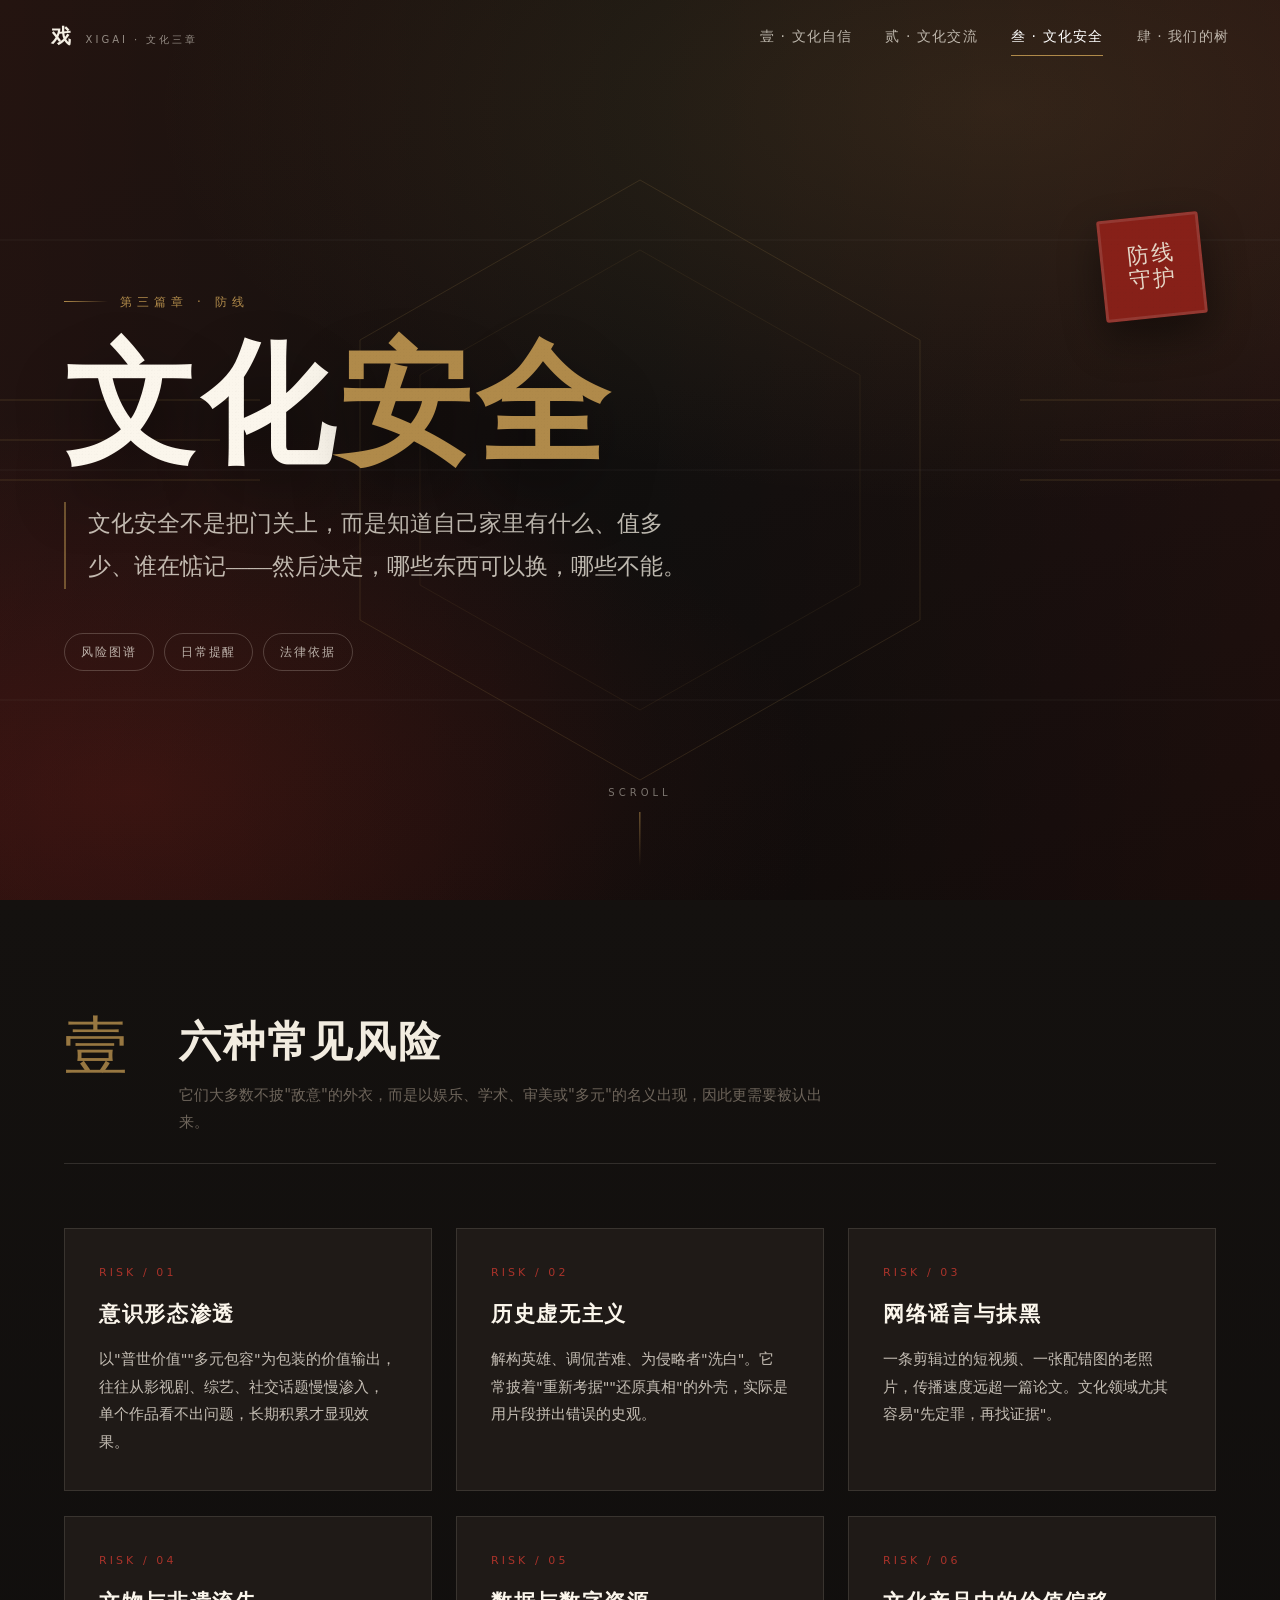
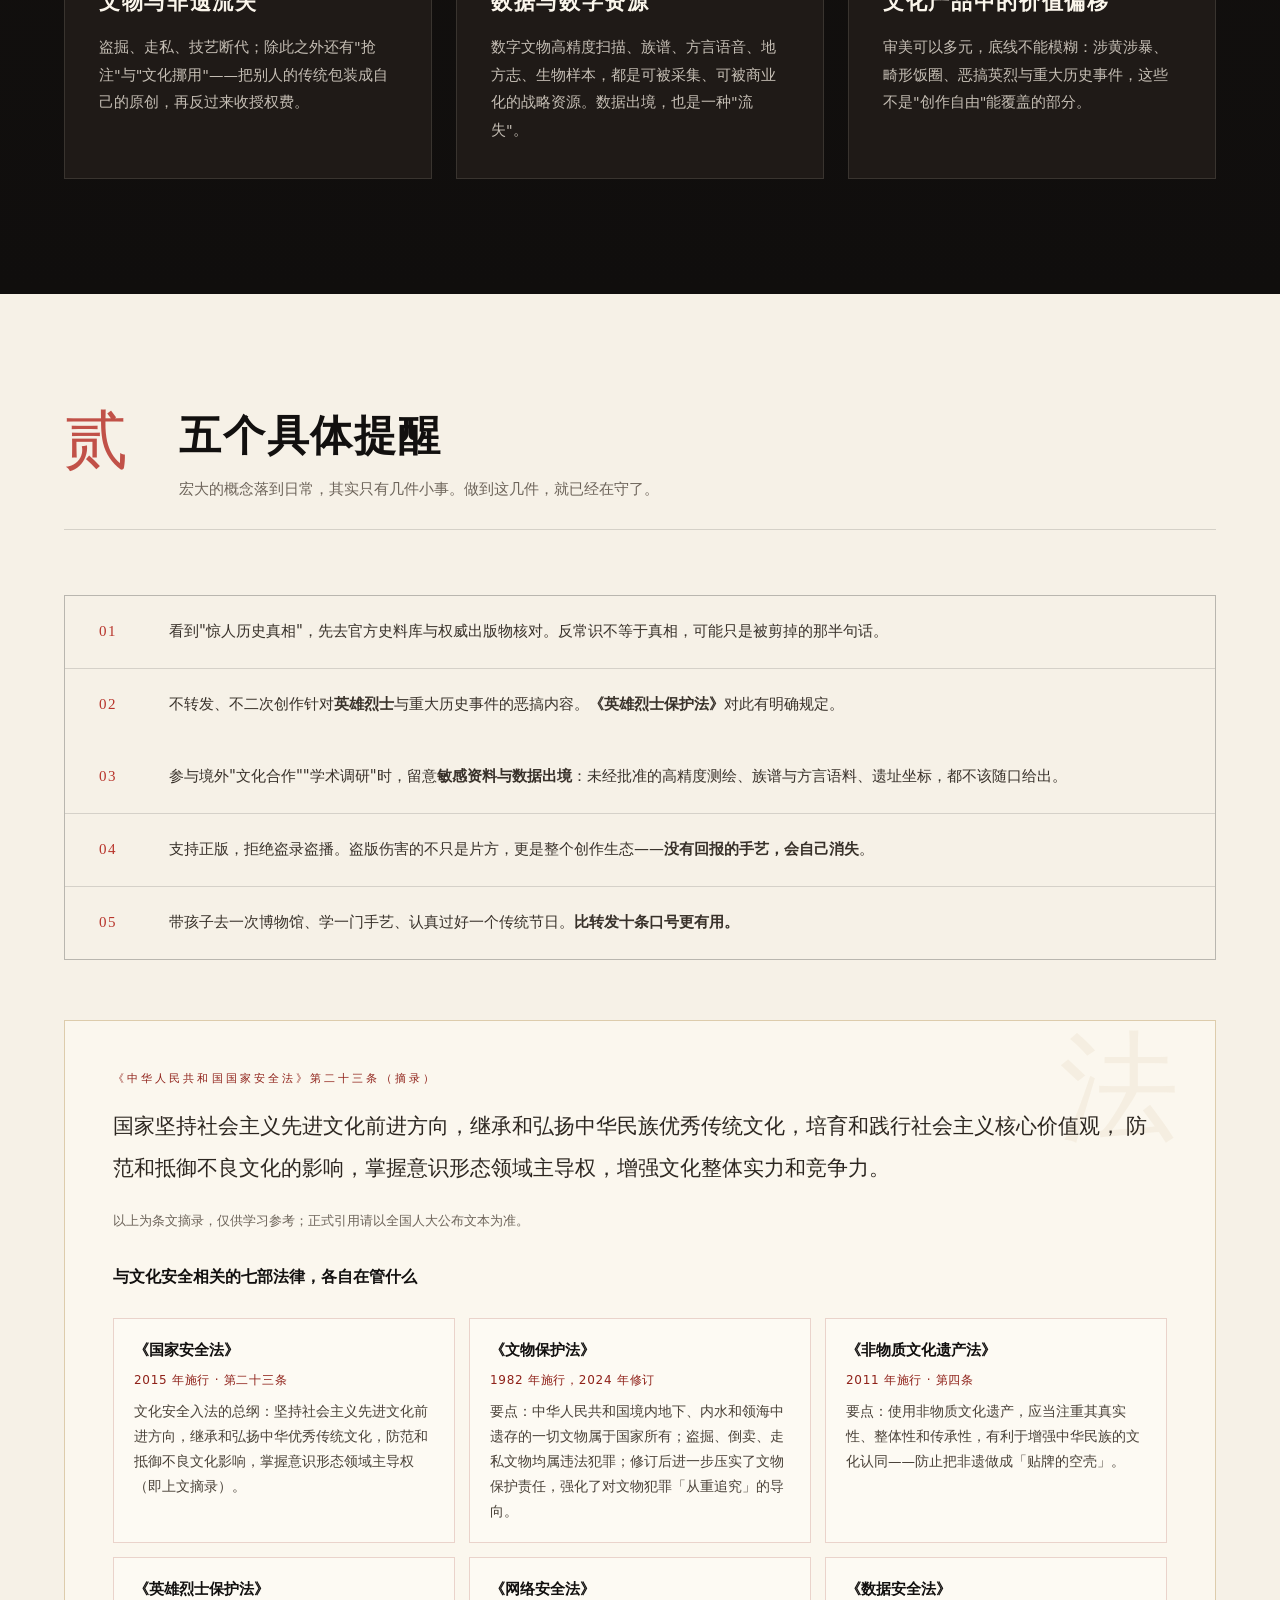
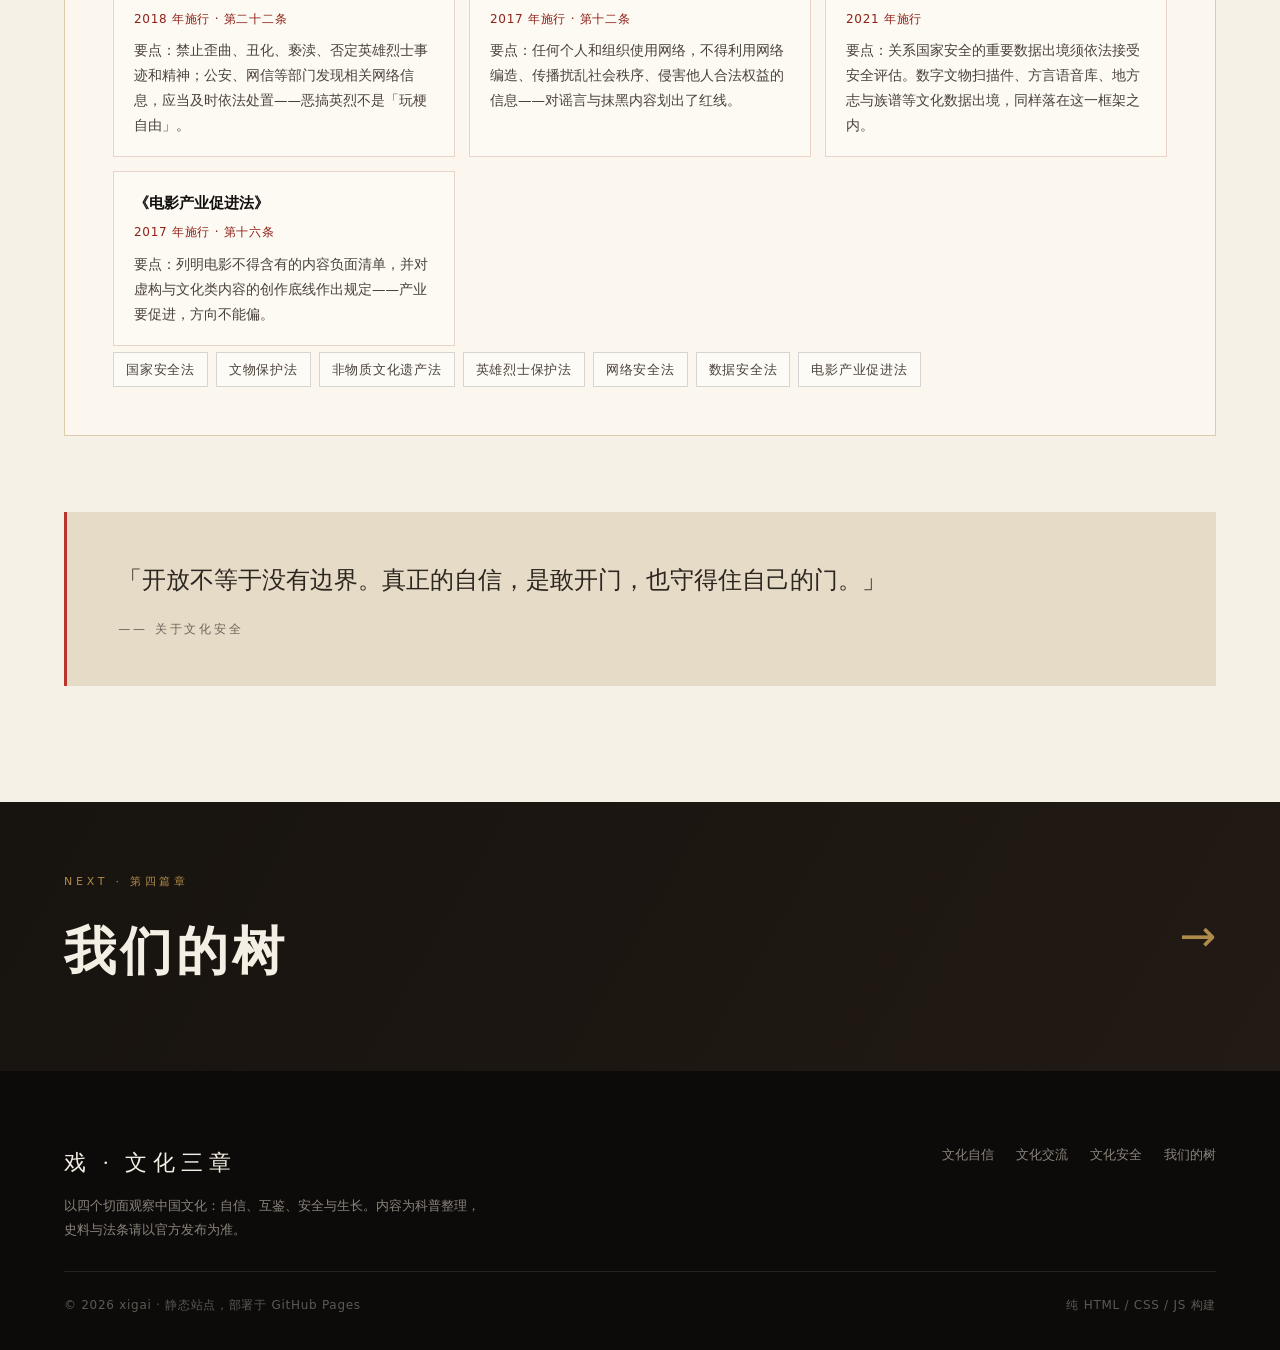
<file: xigai网站修改版/security.html>
<!DOCTYPE html>
<html lang="zh-CN">
<head>
<meta charset="UTF-8">
<meta name="viewport" content="width=device-width, initial-scale=1">
<title>文化安全 · 文化三章</title>
<meta name="description" content="文化三章之三：文化安全。常见风险、日常提醒，以及《国家安全法》中的相关条文。">
<link rel="icon" href="data:image/svg+xml,%3Csvg xmlns='http://www.w3.org/2000/svg' viewBox='0 0 100 100'%3E%3Crect width='100' height='100' fill='%238f2119'/%3E%3Ctext x='50' y='73' font-size='62' text-anchor='middle' fill='%23f5e6d6'%3E%E6%96%87%3C/text%3E%3C/svg%3E">
<link rel="stylesheet" href="assets/css/style.css">
</head>
<body data-page="security">

<div class="progress" aria-hidden="true"></div>

<header class="nav">
  <a class="nav__logo" href="index.html"><b>戏</b><span>XIGAI · 文化三章</span></a>
  <button class="nav__toggle" aria-label="打开菜单" aria-expanded="false">
    <i></i><i></i><i></i>
  </button>
  <nav class="nav__links">
    <a href="index.html" data-nav="home">壹 · 文化自信</a>
    <a href="exchange.html" data-nav="exchange">贰 · 文化交流</a>
    <a href="security.html" data-nav="security">叁 · 文化安全</a>
    <a href="tree.html" data-nav="tree">肆 · 我们的树</a>
  </nav>
</header>

<main>
  <section class="hero">
    <div class="hero__art" aria-hidden="true">
      <svg viewBox="0 0 1440 900" preserveAspectRatio="xMidYMid slice">
        <defs>
          <linearGradient id="wall" x1="0" y1="0" x2="1" y2="0">
            <stop offset="0%" stop-color="#8f2119" stop-opacity=".25"/>
            <stop offset="50%" stop-color="#8f2119" stop-opacity="0"/>
            <stop offset="100%" stop-color="#8f2119" stop-opacity=".25"/>
          </linearGradient>
        </defs>
        <rect x="0" y="0" width="1440" height="900" fill="url(#wall)"/>
        <g stroke="#f4efe4" stroke-opacity=".1" fill="none">
          <path d="M0 240 H1440" /><path d="M0 470 H1440" /><path d="M0 700 H1440"/>
        </g>
        <g fill="none" stroke="#b08a4a" stroke-opacity=".35">
          <path d="M720 180 L 1000 340 L 1000 620 L 720 780 L 440 620 L 440 340 Z"/>
          <path d="M720 250 L 940 375 L 940 585 L 720 710 L 500 585 L 500 375 Z" stroke-opacity=".18"/>
        </g>
        <g stroke="#b08a4a" stroke-opacity=".5">
          <path d="M0 400 H 340 M0 440 H 300 M0 480 H 340"/>
          <path d="M1440 400 H 1100 M1440 440 H 1140 M1440 480 H 1100"/>
        </g>
      </svg>
    </div>

    <div class="seal" aria-hidden="true">防线<br>守护</div>

    <div class="hero__inner">
      <p class="kicker">第三篇章 · 防线</p>
      <h1>文化<em>安全</em></h1>
      <p class="hero__sub">
        文化安全不是把门关上，而是知道自己家里有什么、值多少、谁在惦记——然后决定，哪些东西可以换，哪些不能。
      </p>
      <div class="hero__meta">
        <span class="chip">风险图谱</span>
        <span class="chip">日常提醒</span>
        <span class="chip">法律依据</span>
      </div>
    </div>

    <div class="hero__scroll">SCROLL</div>
  </section>

  <section class="section section--dark">
    <div class="wrap">
      <div class="section__head reveal">
        <div class="num">壹</div>
        <div>
          <h2>六种常见风险</h2>
          <p>它们大多数不披"敌意"的外衣，而是以娱乐、学术、审美或"多元"的名义出现，因此更需要被认出来。</p>
        </div>
      </div>

      <div class="risks">
        <article class="risk reveal">
          <div class="risk__no">RISK / 01</div>
          <h3>意识形态渗透</h3>
          <p>以"普世价值""多元包容"为包装的价值输出，往往从影视剧、综艺、社交话题慢慢渗入，单个作品看不出问题，长期积累才显现效果。</p>
        </article>

        <article class="risk reveal" data-delay="60">
          <div class="risk__no">RISK / 02</div>
          <h3>历史虚无主义</h3>
          <p>解构英雄、调侃苦难、为侵略者"洗白"。它常披着"重新考据""还原真相"的外壳，实际是用片段拼出错误的史观。</p>
        </article>

        <article class="risk reveal" data-delay="120">
          <div class="risk__no">RISK / 03</div>
          <h3>网络谣言与抹黑</h3>
          <p>一条剪辑过的短视频、一张配错图的老照片，传播速度远超一篇论文。文化领域尤其容易"先定罪，再找证据"。</p>
        </article>

        <article class="risk reveal">
          <div class="risk__no">RISK / 04</div>
          <h3>文物与非遗流失</h3>
          <p>盗掘、走私、技艺断代；除此之外还有"抢注"与"文化挪用"——把别人的传统包装成自己的原创，再反过来收授权费。</p>
        </article>

        <article class="risk reveal" data-delay="60">
          <div class="risk__no">RISK / 05</div>
          <h3>数据与数字资源</h3>
          <p>数字文物高精度扫描、族谱、方言语音、地方志、生物样本，都是可被采集、可被商业化的战略资源。数据出境，也是一种"流失"。</p>
        </article>

        <article class="risk reveal" data-delay="120">
          <div class="risk__no">RISK / 06</div>
          <h3>文化产品中的价值偏移</h3>
          <p>审美可以多元，底线不能模糊：涉黄涉暴、畸形饭圈、恶搞英烈与重大历史事件，这些不是"创作自由"能覆盖的部分。</p>
        </article>
      </div>
    </div>
  </section>

  <section class="section">
    <div class="wrap">
      <div class="section__head reveal">
        <div class="num">贰</div>
        <div>
          <h2>五个具体提醒</h2>
          <p>宏大的概念落到日常，其实只有几件小事。做到这几件，就已经在守了。</p>
        </div>
      </div>

      <ol class="checks">
        <li class="reveal"><span>看到"惊人历史真相"，先去官方史料库与权威出版物核对。反常识不等于真相，可能只是被剪掉的那半句话。</span></li>
        <li class="reveal" data-delay="40"><span>不转发、不二次创作针对<strong>英雄烈士</strong>与重大历史事件的恶搞内容。<strong>《英雄烈士保护法》</strong>对此有明确规定。</span></li>
        <li class="reveal" data-delay="80"><span>参与境外"文化合作""学术调研"时，留意<strong>敏感资料与数据出境</strong>：未经批准的高精度测绘、族谱与方言语料、遗址坐标，都不该随口给出。</span></li>
        <li class="reveal" data-delay="120"><span>支持正版，拒绝盗录盗播。盗版伤害的不只是片方，更是整个创作生态——<strong>没有回报的手艺，会自己消失</strong>。</span></li>
        <li class="reveal" data-delay="160"><span>带孩子去一次博物馆、学一门手艺、认真过好一个传统节日。<strong>比转发十条口号更有用。</strong></span></li>
      </ol>

      <div class="law reveal">
        <div class="law__src">《中华人民共和国国家安全法》第二十三条（摘录）</div>
        <blockquote>
          国家坚持社会主义先进文化前进方向，继承和弘扬中华民族优秀传统文化，培育和践行社会主义核心价值观，
          防范和抵御不良文化的影响，掌握意识形态领域主导权，增强文化整体实力和竞争力。
        </blockquote>
        <p class="law__note">以上为条文摘录，仅供学习参考；正式引用请以全国人大公布文本为准。</p>

        <h4 style="margin:30px 0 4px;font-size:16px;">与文化安全相关的七部法律，各自在管什么</h4>
        <div class="law-grid">
          <div class="law-item">
            <h4>《国家安全法》<small>2015 年施行 · 第二十三条</small></h4>
            <p>文化安全入法的总纲：坚持社会主义先进文化前进方向，继承和弘扬中华优秀传统文化，防范和抵御不良文化影响，掌握意识形态领域主导权（即上文摘录）。</p>
          </div>
          <div class="law-item">
            <h4>《文物保护法》<small>1982 年施行，2024 年修订</small></h4>
            <p>要点：中华人民共和国境内地下、内水和领海中遗存的一切文物属于国家所有；盗掘、倒卖、走私文物均属违法犯罪；修订后进一步压实了文物保护责任，强化了对文物犯罪「从重追究」的导向。</p>
          </div>
          <div class="law-item">
            <h4>《非物质文化遗产法》<small>2011 年施行 · 第四条</small></h4>
            <p>要点：使用非物质文化遗产，应当注重其真实性、整体性和传承性，有利于增强中华民族的文化认同——防止把非遗做成「贴牌的空壳」。</p>
          </div>
          <div class="law-item">
            <h4>《英雄烈士保护法》<small>2018 年施行 · 第二十二条</small></h4>
            <p>要点：禁止歪曲、丑化、亵渎、否定英雄烈士事迹和精神；公安、网信等部门发现相关网络信息，应当及时依法处置——恶搞英烈不是「玩梗自由」。</p>
          </div>
          <div class="law-item">
            <h4>《网络安全法》<small>2017 年施行 · 第十二条</small></h4>
            <p>要点：任何个人和组织使用网络，不得利用网络编造、传播扰乱社会秩序、侵害他人合法权益的信息——对谣言与抹黑内容划出了红线。</p>
          </div>
          <div class="law-item">
            <h4>《数据安全法》<small>2021 年施行</small></h4>
            <p>要点：关系国家安全的重要数据出境须依法接受安全评估。数字文物扫描件、方言语音库、地方志与族谱等文化数据出境，同样落在这一框架之内。</p>
          </div>
          <div class="law-item">
            <h4>《电影产业促进法》<small>2017 年施行 · 第十六条</small></h4>
            <p>要点：列明电影不得含有的内容负面清单，并对虚构与文化类内容的创作底线作出规定——产业要促进，方向不能偏。</p>
          </div>
        </div>

        <ul class="laws-list">
          <li>国家安全法</li>
          <li>文物保护法</li>
          <li>非物质文化遗产法</li>
          <li>英雄烈士保护法</li>
          <li>网络安全法</li>
          <li>数据安全法</li>
          <li>电影产业促进法</li>
        </ul>
      </div>

      <div class="quote reveal">
        「开放不等于没有边界。真正的自信，是敢开门，也守得住自己的门。」
        <small>—— 关于文化安全</small>
      </div>
    </div>
  </section>
</main>

<a class="next" href="tree.html">
  <div class="next__inner">
    <div>
      <small>NEXT · 第四篇章</small>
      <strong>我们的树</strong>
    </div>
    <div class="next__arrow" aria-hidden="true">→</div>
  </div>
</a>

<footer class="footer">
  <div class="footer__inner">
    <div>
      <div class="footer__brand">戏 · 文化三章</div>
      <p style="margin:0;max-width:420px;line-height:1.9;">
        以四个切面观察中国文化：自信、互鉴、安全与生长。内容为科普整理，史料与法条请以官方发布为准。
      </p>
    </div>
    <div class="footer__links">
      <a href="index.html">文化自信</a>
      <a href="exchange.html">文化交流</a>
      <a href="security.html">文化安全</a>
      <a href="tree.html">我们的树</a>
    </div>
  </div>
  <div class="footer__bottom">
    <span>© <span id="year">2026</span> xigai · 静态站点，部署于 GitHub Pages</span>
    <span>纯 HTML / CSS / JS 构建</span>
  </div>
</footer>

<button class="to-top" aria-label="回到顶部">
  <svg viewBox="0 0 24 24" fill="none" stroke="currentColor" stroke-width="2">
    <path d="M12 19V5M5 12l7-7 7 7"/>
  </svg>
</button>

<script src="assets/js/main.js"></script>
<script>document.getElementById("year").textContent = new Date().getFullYear();</script>
</body>
</html>
</file>
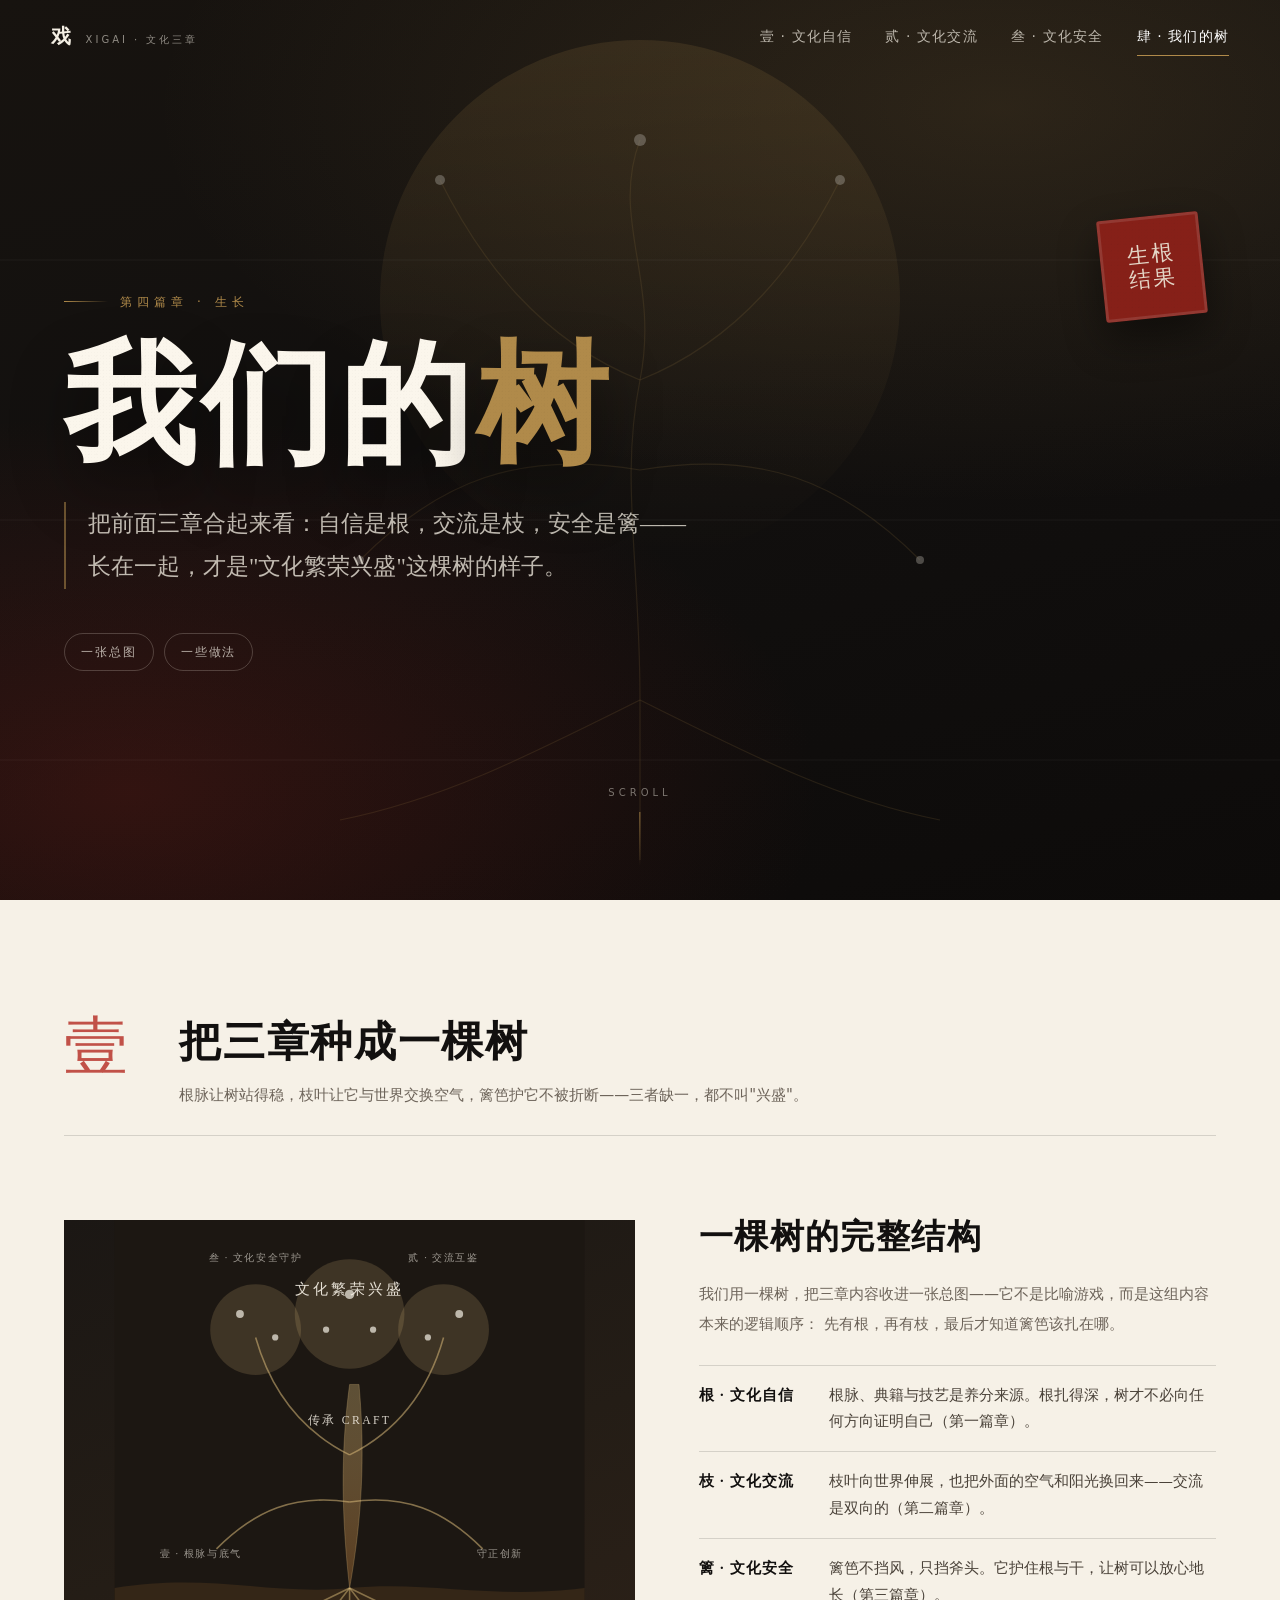
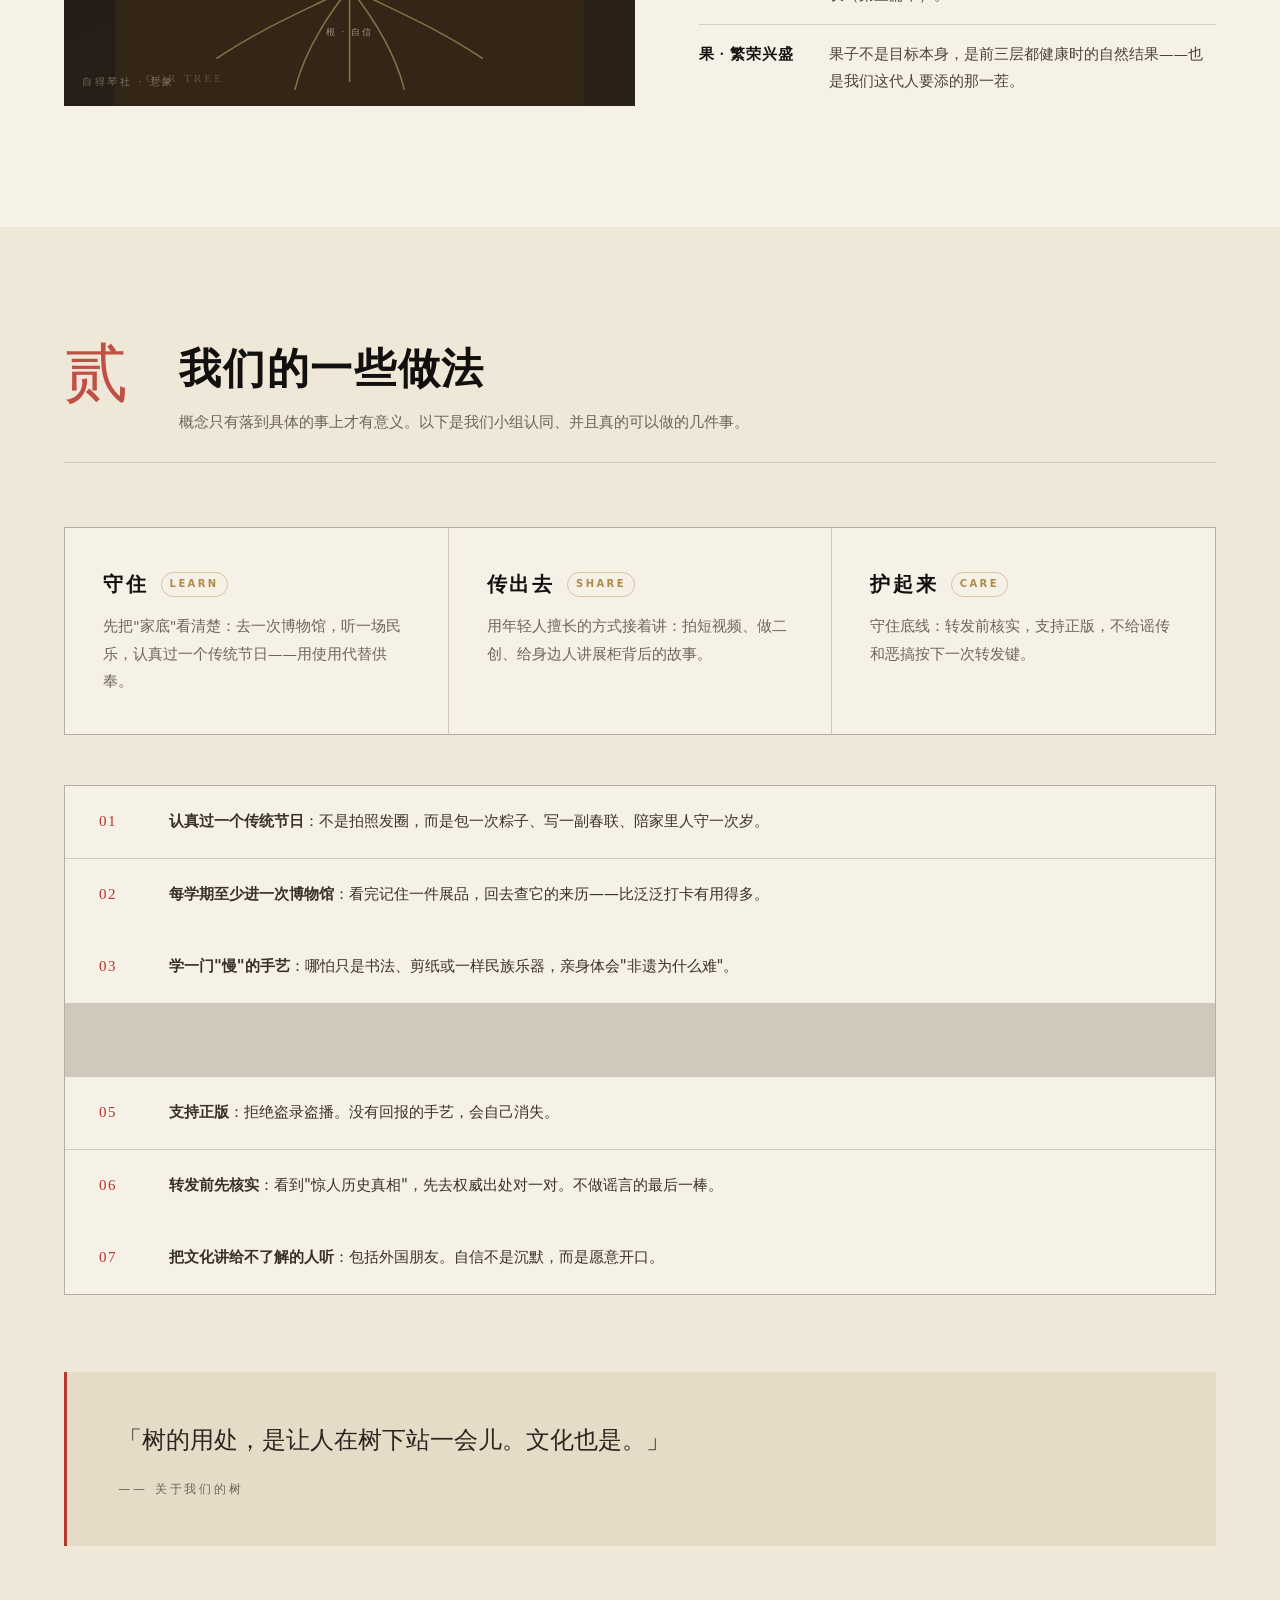
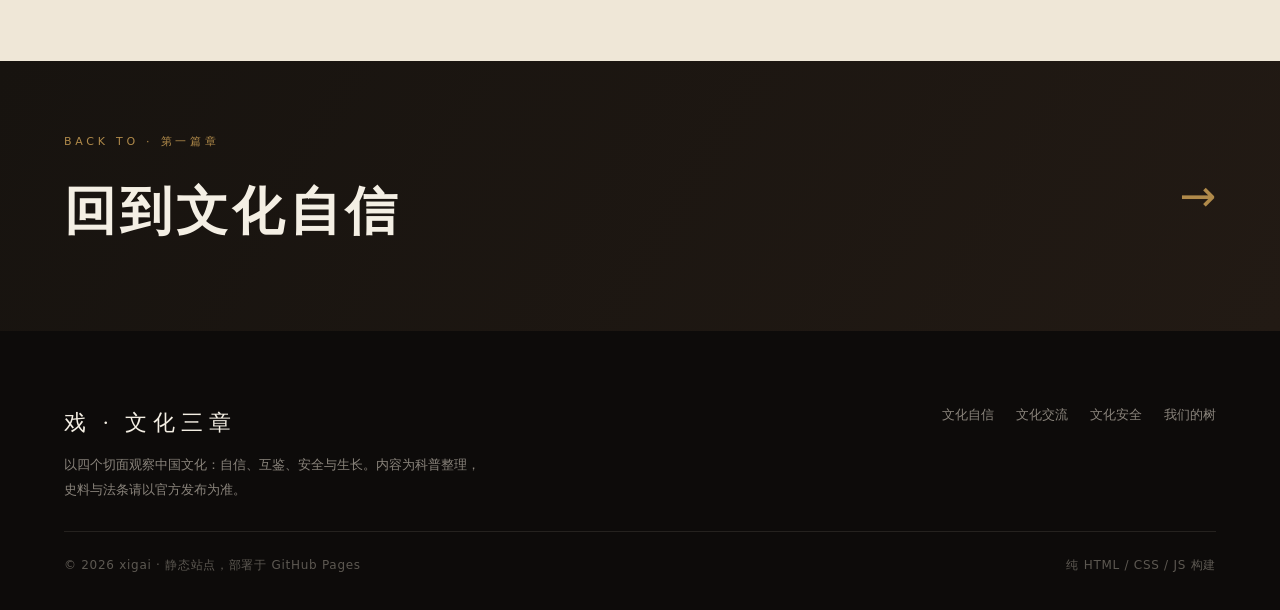
<file: xigai网站修改版/tree.html>
<!DOCTYPE html>
<html lang="zh-CN">
<head>
<meta charset="UTF-8">
<meta name="viewport" content="width=device-width, initial-scale=1">
<title>我们的树 · 文化三章</title>
<meta name="description" content="文化三章终章：把自信、互鉴与安全种成一棵树，再看我们每个人能做的具体的事。">
<link rel="icon" href="data:image/svg+xml,%3Csvg xmlns='http://www.w3.org/2000/svg' viewBox='0 0 100 100'%3E%3Crect width='100' height='100' fill='%238f2119'/%3E%3Ctext x='50' y='73' font-size='62' text-anchor='middle' fill='%23f5e6d6'%3E%E6%96%87%3C/text%3E%3C/svg%3E">
<link rel="stylesheet" href="assets/css/style.css">
</head>
<body data-page="tree">

<div class="progress" aria-hidden="true"></div>

<header class="nav">
  <a class="nav__logo" href="index.html"><b>戏</b><span>XIGAI · 文化三章</span></a>
  <button class="nav__toggle" aria-label="打开菜单" aria-expanded="false">
    <i></i><i></i><i></i>
  </button>
  <nav class="nav__links">
    <a href="index.html" data-nav="home">壹 · 文化自信</a>
    <a href="exchange.html" data-nav="exchange">贰 · 文化交流</a>
    <a href="security.html" data-nav="security">叁 · 文化安全</a>
    <a href="tree.html" data-nav="tree">肆 · 我们的树</a>
  </nav>
</header>

<main>
  <section class="hero">
    <div class="hero__art" aria-hidden="true">
      <svg viewBox="0 0 1440 900" preserveAspectRatio="xMidYMid slice">
        <defs>
          <linearGradient id="soil" x1="0" y1="0" x2="0" y2="1">
            <stop offset="0%" stop-color="#b08a4a" stop-opacity=".3"/>
            <stop offset="100%" stop-color="#b08a4a" stop-opacity="0"/>
          </linearGradient>
        </defs>
        <circle cx="720" cy="300" r="260" fill="url(#soil)"/>
        <g stroke="#f4efe4" stroke-opacity=".1" fill="none">
          <path d="M0 260 H1440"/><path d="M0 520 H1440"/><path d="M0 760 H1440"/>
        </g>
        <g stroke="#b08a4a" stroke-opacity=".3" fill="none" stroke-width="1.2">
          <path d="M720 700 C 720 560 700 480 720 380 C 740 280 690 220 720 140"/>
          <path d="M720 380 C 620 340 560 260 520 180"/>
          <path d="M720 380 C 820 340 880 260 920 180"/>
          <path d="M720 470 C 600 450 520 480 440 560"/>
          <path d="M720 470 C 840 450 920 480 1000 560"/>
          <path d="M720 700 C 600 760 520 800 420 820"/>
          <path d="M720 700 C 840 760 920 800 1020 820"/>
          <path d="M720 700 C 720 760 720 800 720 860"/>
        </g>
        <g fill="#f4efe4" fill-opacity=".55">
          <circle cx="720" cy="140" r="6"/>
          <circle cx="520" cy="180" r="5"/><circle cx="920" cy="180" r="5"/>
          <circle cx="440" cy="560" r="4"/><circle cx="1000" cy="560" r="4"/>
        </g>
      </svg>
    </div>

    <div class="seal" aria-hidden="true">生根<br>结果</div>

    <div class="hero__inner">
      <p class="kicker">第四篇章 · 生长</p>
      <h1>我们的<em>树</em></h1>
      <p class="hero__sub">
        把前面三章合起来看：自信是根，交流是枝，安全是篱——长在一起，才是"文化繁荣兴盛"这棵树的样子。
      </p>
      <div class="hero__meta">
        <span class="chip">一张总图</span>
        <span class="chip">一些做法</span>
      </div>
    </div>

    <div class="hero__scroll">SCROLL</div>
  </section>

  <!-- 壹 · 树 -->
  <section class="section">
    <div class="wrap">
      <div class="section__head reveal">
        <div class="num">壹</div>
        <div>
          <h2>把三章种成一棵树</h2>
          <p>根脉让树站得稳，枝叶让它与世界交换空气，篱笆护它不被折断——三者缺一，都不叫"兴盛"。</p>
        </div>
      </div>

      <div class="feature">
        <div class="feature__visual reveal" aria-hidden="true">
          <svg viewBox="0 0 600 620">
            <defs>
              <linearGradient id="trunkg" x1="0" y1="1" x2="0" y2="0">
                <stop offset="0%" stop-color="#8a5a2b" stop-opacity=".55"/>
                <stop offset="100%" stop-color="#d8b979" stop-opacity=".35"/>
              </linearGradient>
            </defs>
            <rect x="0" y="0" width="600" height="620" fill="#1c1712"/>
            <!-- 土壤 -->
            <path d="M0 470 C 120 450 200 480 300 470 C 400 460 480 485 600 470 L600 620 L0 620 Z" fill="#8a5a2b" fill-opacity=".22"/>
            <!-- 根 -->
            <g stroke="#d8b979" stroke-opacity=".5" stroke-width="2" fill="none">
              <path d="M300 470 C 240 500 190 520 130 560"/>
              <path d="M300 470 C 360 500 410 520 470 560"/>
              <path d="M300 470 C 300 510 300 540 300 590"/>
              <path d="M300 470 C 260 520 240 560 230 600"/>
              <path d="M300 470 C 340 520 360 560 370 600"/>
            </g>
            <!-- 树干 -->
            <path d="M300 470 C 290 380 288 300 300 210 L312 210 C 320 300 316 380 300 470 Z" fill="url(#trunkg)" stroke="#d8b979" stroke-opacity=".35"/>
            <!-- 枝 -->
            <g stroke="#d8b979" stroke-opacity=".55" stroke-width="2" fill="none">
              <path d="M300 300 C 240 270 200 220 180 150"/>
              <path d="M300 300 C 360 270 400 220 420 150"/>
              <path d="M300 360 C 230 350 180 370 130 420"/>
              <path d="M300 360 C 370 350 420 370 470 420"/>
            </g>
            <!-- 冠 -->
            <g fill="#d8b979" fill-opacity=".18">
              <circle cx="180" cy="140" r="58"/>
              <circle cx="300" cy="120" r="70"/>
              <circle cx="420" cy="140" r="58"/>
            </g>
            <g fill="#f4efe4" fill-opacity=".7">
              <circle cx="160" cy="120" r="5"/><circle cx="205" cy="150" r="4"/>
              <circle cx="300" cy="95" r="6"/><circle cx="330" cy="140" r="4"/><circle cx="270" cy="140" r="4"/>
              <circle cx="440" cy="120" r="5"/><circle cx="400" cy="150" r="4"/>
            </g>
            <!-- 标签 -->
            <g font-family="serif" fill="#f4efe4">
              <text x="300" y="95" text-anchor="middle" fill-opacity=".92" font-size="19" letter-spacing="4">文化繁荣兴盛</text>
              <text x="180" y="52" text-anchor="middle" fill-opacity=".6" font-size="13" letter-spacing="2">叁 · 文化安全守护</text>
              <text x="420" y="52" text-anchor="middle" fill-opacity=".6" font-size="13" letter-spacing="2">贰 · 交流互鉴</text>
              <text x="300" y="260" text-anchor="middle" fill-opacity=".85" font-size="15" letter-spacing="3">传承 CRAFT</text>
              <text x="110" y="430" text-anchor="middle" fill-opacity=".6" font-size="13" letter-spacing="2">壹 · 根脉与底气</text>
              <text x="492" y="430" text-anchor="middle" fill-opacity=".6" font-size="13" letter-spacing="2">守正创新</text>
              <text x="300" y="530" text-anchor="middle" fill-opacity=".55" font-size="12" letter-spacing="3">根 · 自信</text>
            </g>
            <text x="40" y="590" fill="#f4efe4" fill-opacity=".22" font-size="14" font-family="serif" letter-spacing="4">OUR TREE</text>
          </svg>
        </div>

        <div class="reveal" data-delay="80">
          <h3>一棵树的完整结构</h3>
          <p>
            我们用一棵树，把三章内容收进一张总图——它不是比喻游戏，而是这组内容本来的逻辑顺序：
            先有根，再有枝，最后才知道篱笆该扎在哪。
          </p>

          <ul class="mini-list">
            <li><b>根 · 文化自信</b><span>根脉、典籍与技艺是养分来源。根扎得深，树才不必向任何方向证明自己（第一篇章）。</span></li>
            <li><b>枝 · 文化交流</b><span>枝叶向世界伸展，也把外面的空气和阳光换回来——交流是双向的（第二篇章）。</span></li>
            <li><b>篱 · 文化安全</b><span>篱笆不挡风，只挡斧头。它护住根与干，让树可以放心地长（第三篇章）。</span></li>
            <li><b>果 · 繁荣兴盛</b><span>果子不是目标本身，是前三层都健康时的自然结果——也是我们这代人要添的那一茬。</span></li>
          </ul>
        </div>
      </div>
    </div>
  </section>

  <!-- 贰 · 做法 -->
  <section class="section section--paper2">
    <div class="wrap">
      <div class="section__head reveal">
        <div class="num">贰</div>
        <div>
          <h2>我们的一些做法</h2>
          <p>概念只有落到具体的事上才有意义。以下是我们小组认同、并且真的可以做的几件事。</p>
        </div>
      </div>

      <div class="pillars reveal">
        <div class="pillar">
          <h3>守住 <span>LEARN</span></h3>
          <p>先把"家底"看清楚：去一次博物馆，听一场民乐，认真过一个传统节日——用使用代替供奉。</p>
        </div>
        <div class="pillar">
          <h3>传出去 <span>SHARE</span></h3>
          <p>用年轻人擅长的方式接着讲：拍短视频、做二创、给身边人讲展柜背后的故事。</p>
        </div>
        <div class="pillar">
          <h3>护起来 <span>CARE</span></h3>
          <p>守住底线：转发前核实，支持正版，不给谣传和恶搞按下一次转发键。</p>
        </div>
      </div>

      <ol class="checks">
        <li class="reveal"><span><strong>认真过一个传统节日</strong>：不是拍照发圈，而是包一次粽子、写一副春联、陪家里人守一次岁。</span></li>
        <li class="reveal" data-delay="40"><span><strong>每学期至少进一次博物馆</strong>：看完记住一件展品，回去查它的来历——比泛泛打卡有用得多。</span></li>
        <li class="reveal" data-delay="80"><span><strong>学一门"慢"的手艺</strong>：哪怕只是书法、剪纸或一样民族乐器，亲身体会"非遗为什么难"。</span></li>
        <li class="reveal" data-delay="120"><span><strong>用镜头记录身边的手艺人</strong>：楼下修表的、写春联的、唱地方戏的——短视频是最好的数字建档。</span></li>
        <li class="reveal" data-delay="160"><span><strong>支持正版</strong>：拒绝盗录盗播。没有回报的手艺，会自己消失。</span></li>
        <li class="reveal" data-delay="200"><span><strong>转发前先核实</strong>：看到"惊人历史真相"，先去权威出处对一对。不做谣言的最后一棒。</span></li>
        <li class="reveal" data-delay="240"><span><strong>把文化讲给不了解的人听</strong>：包括外国朋友。自信不是沉默，而是愿意开口。</span></li>
      </ol>

      <div class="quote reveal">
        「树的用处，是让人在树下站一会儿。文化也是。」
        <small>—— 关于我们的树</small>
      </div>
    </div>
  </section>
</main>

<a class="next" href="index.html">
  <div class="next__inner">
    <div>
      <small>BACK TO · 第一篇章</small>
      <strong>回到文化自信</strong>
    </div>
    <div class="next__arrow" aria-hidden="true">→</div>
  </div>
</a>

<footer class="footer">
  <div class="footer__inner">
    <div>
      <div class="footer__brand">戏 · 文化三章</div>
      <p style="margin:0;max-width:420px;line-height:1.9;">
        以四个切面观察中国文化：自信、互鉴、安全与生长。内容为科普整理，史料与法条请以官方发布为准。
      </p>
    </div>
    <div class="footer__links">
      <a href="index.html">文化自信</a>
      <a href="exchange.html">文化交流</a>
      <a href="security.html">文化安全</a>
      <a href="tree.html">我们的树</a>
    </div>
  </div>
  <div class="footer__bottom">
    <span>© <span id="year">2026</span> xigai · 静态站点，部署于 GitHub Pages</span>
    <span>纯 HTML / CSS / JS 构建</span>
  </div>
</footer>

<button class="to-top" aria-label="回到顶部">
  <svg viewBox="0 0 24 24" fill="none" stroke="currentColor" stroke-width="2">
    <path d="M12 19V5M5 12l7-7 7 7"/>
  </svg>
</button>

<script src="assets/js/main.js"></script>
<script>document.getElementById("year").textContent = new Date().getFullYear();</script>
</body>
</html>
</file>
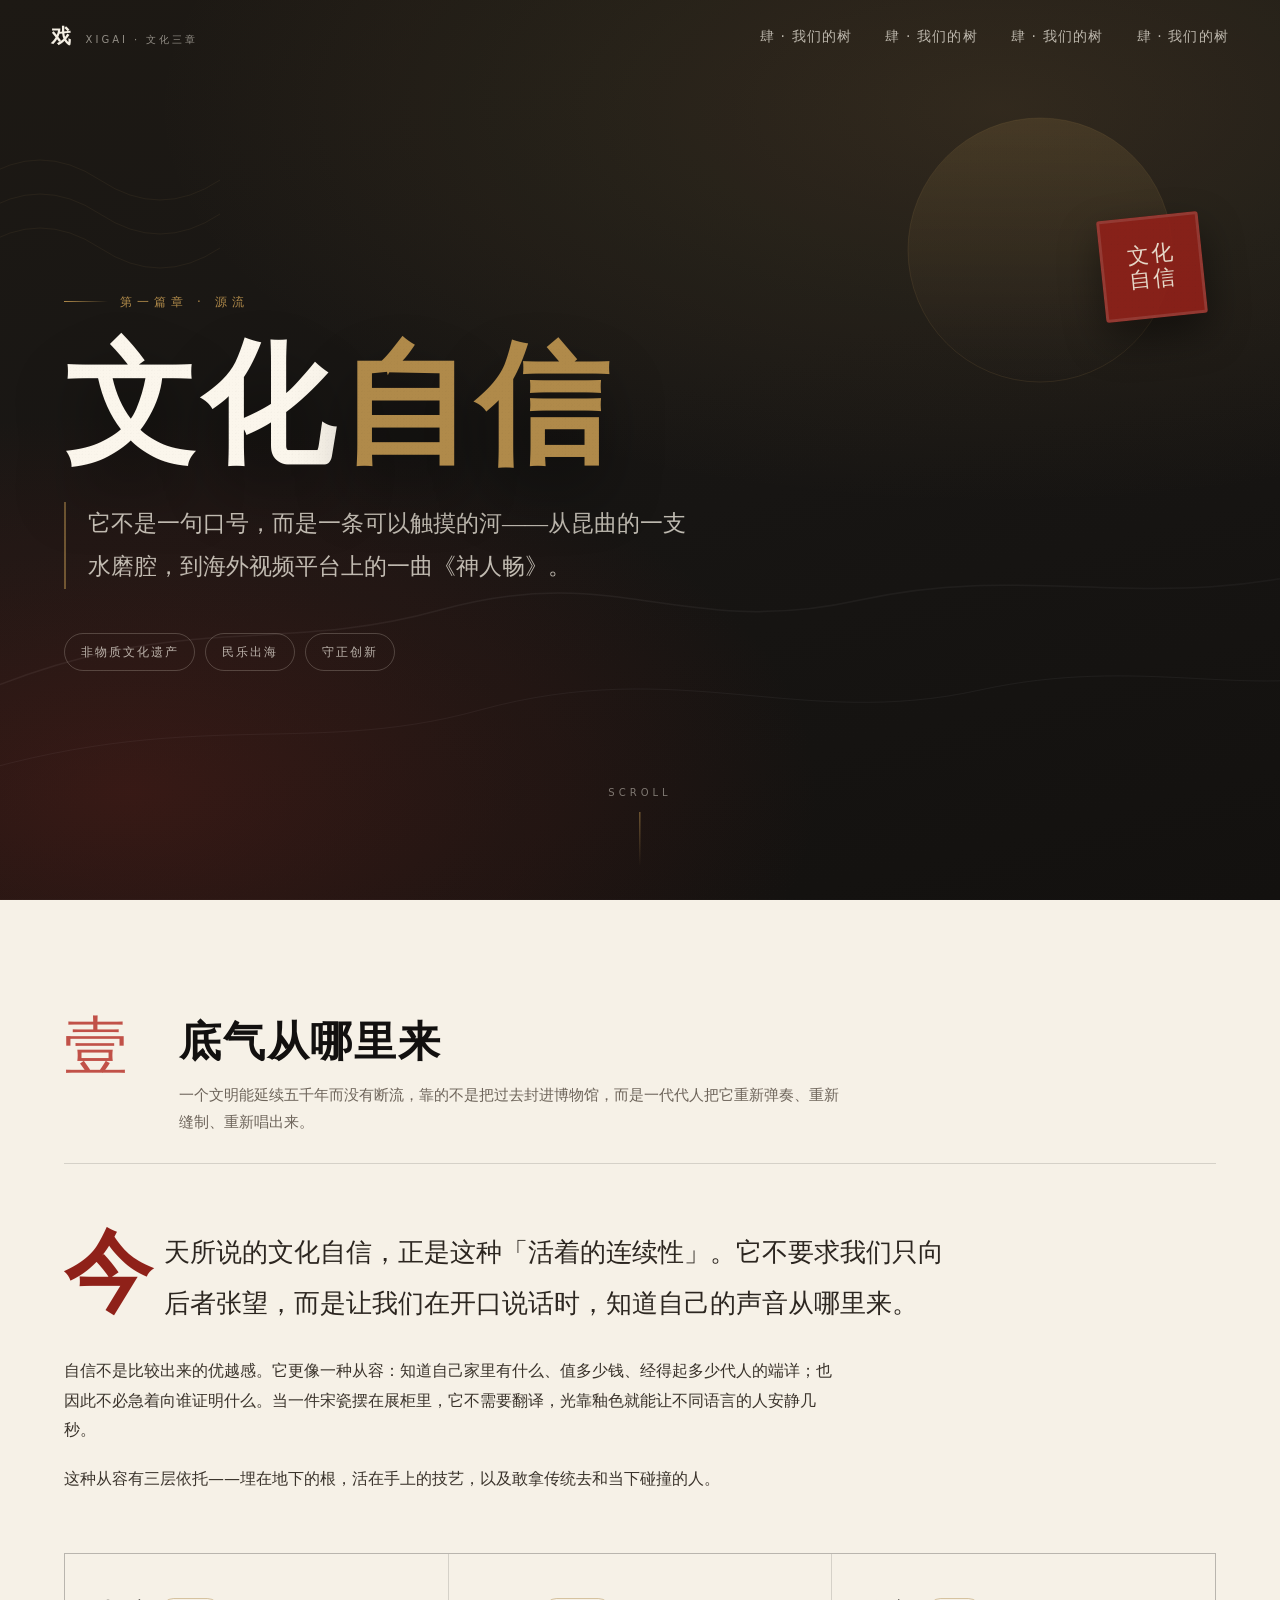
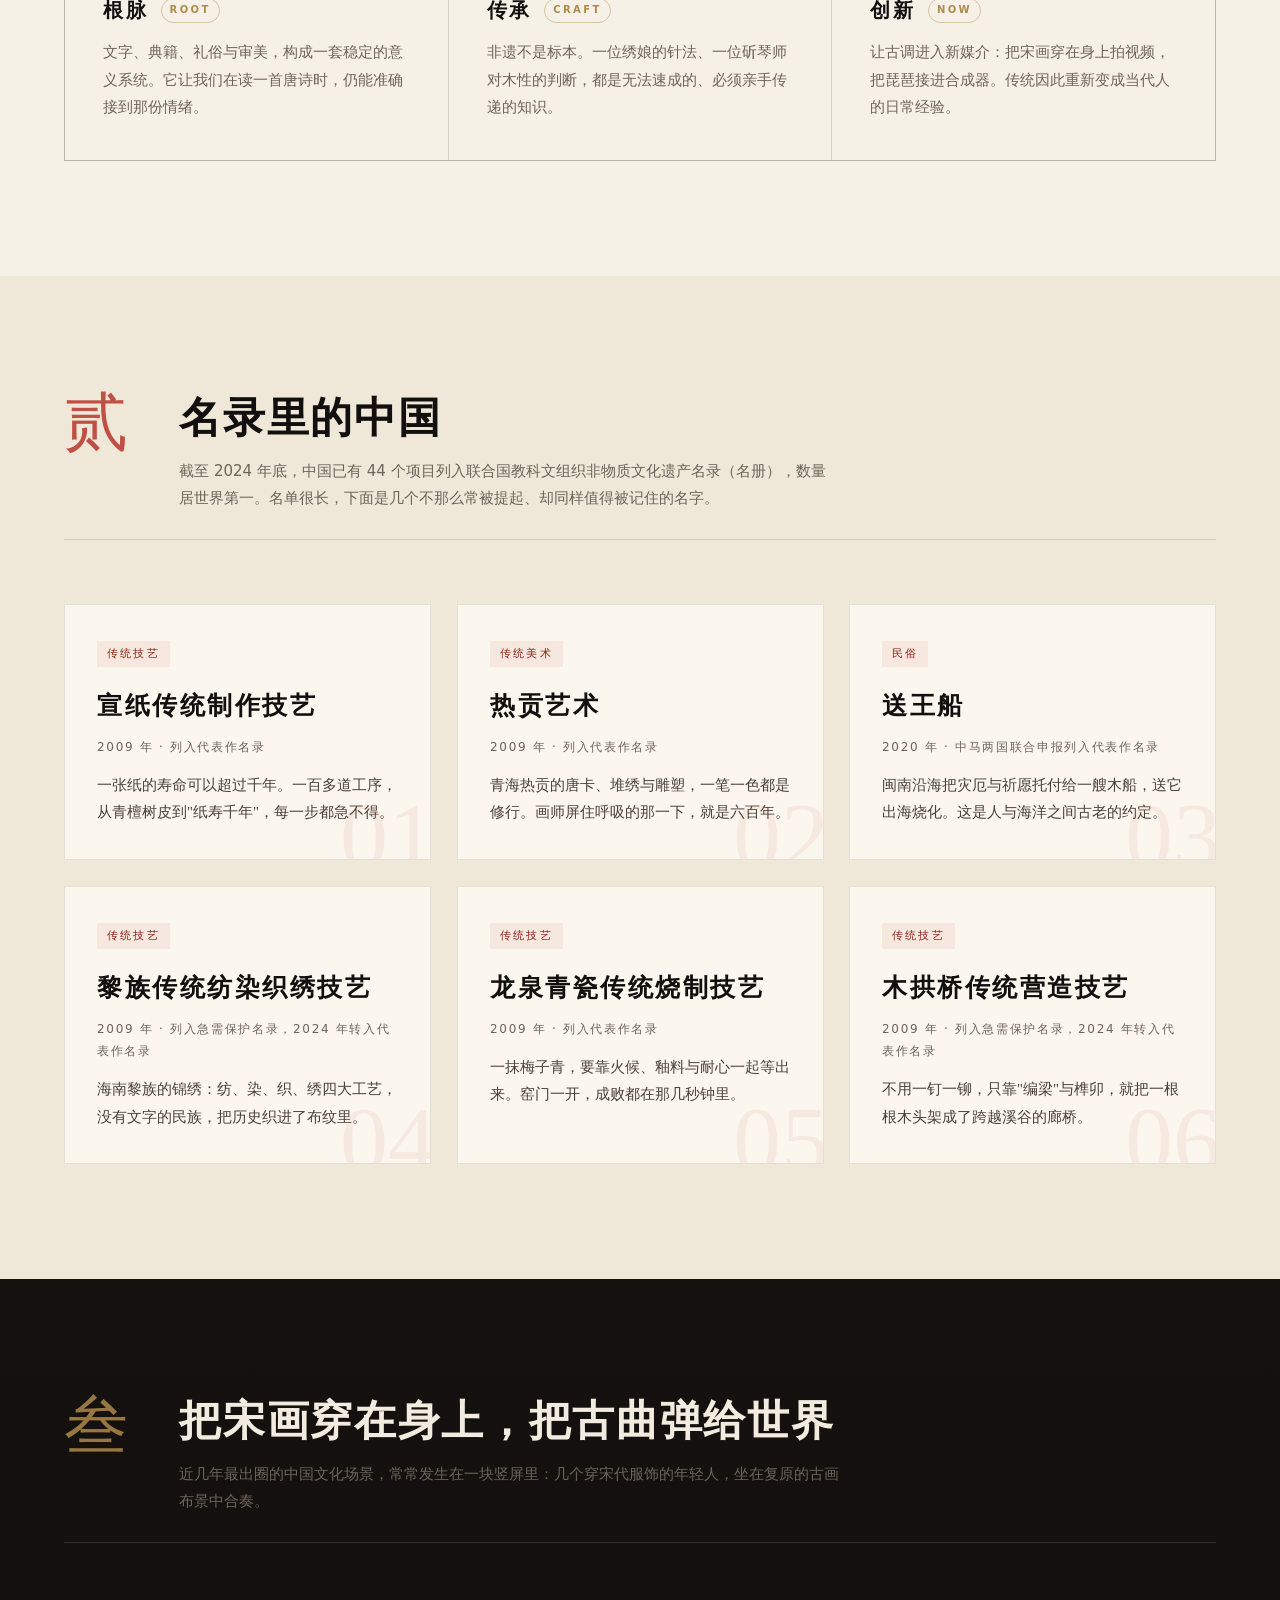
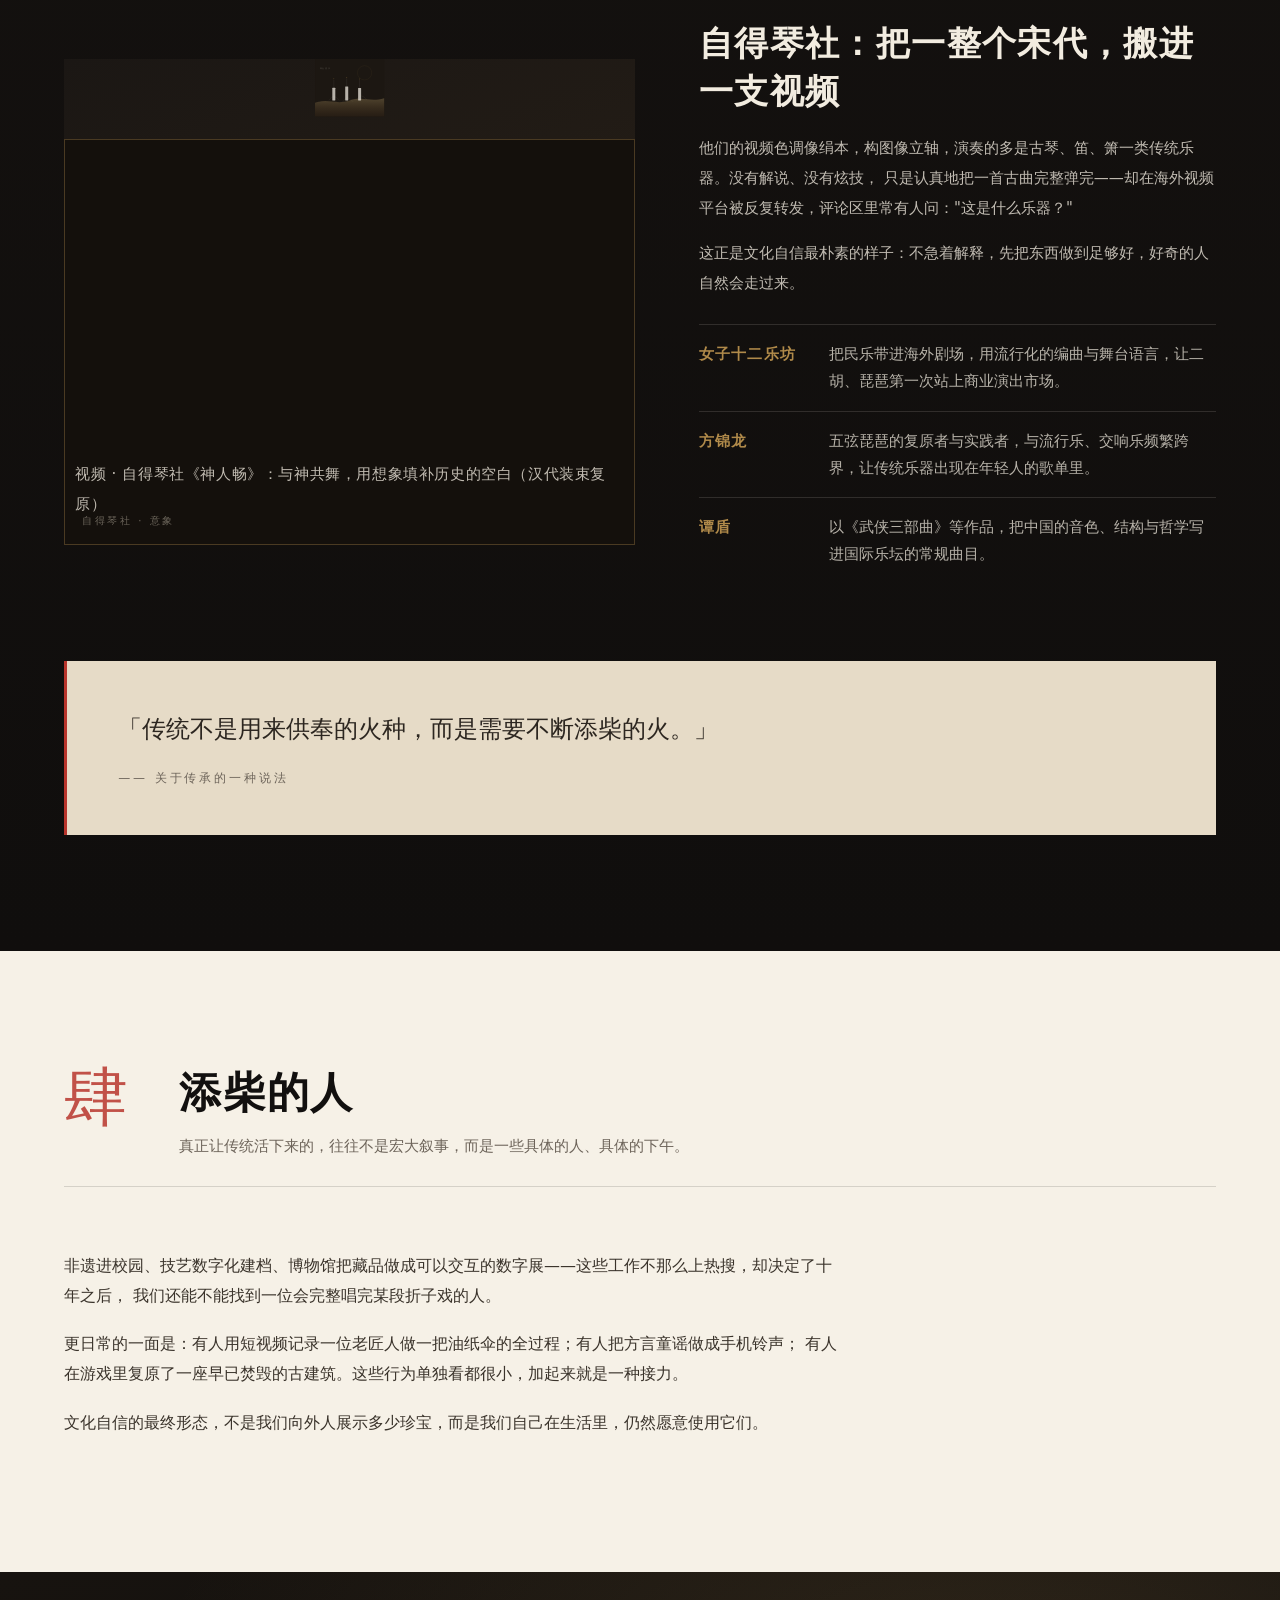
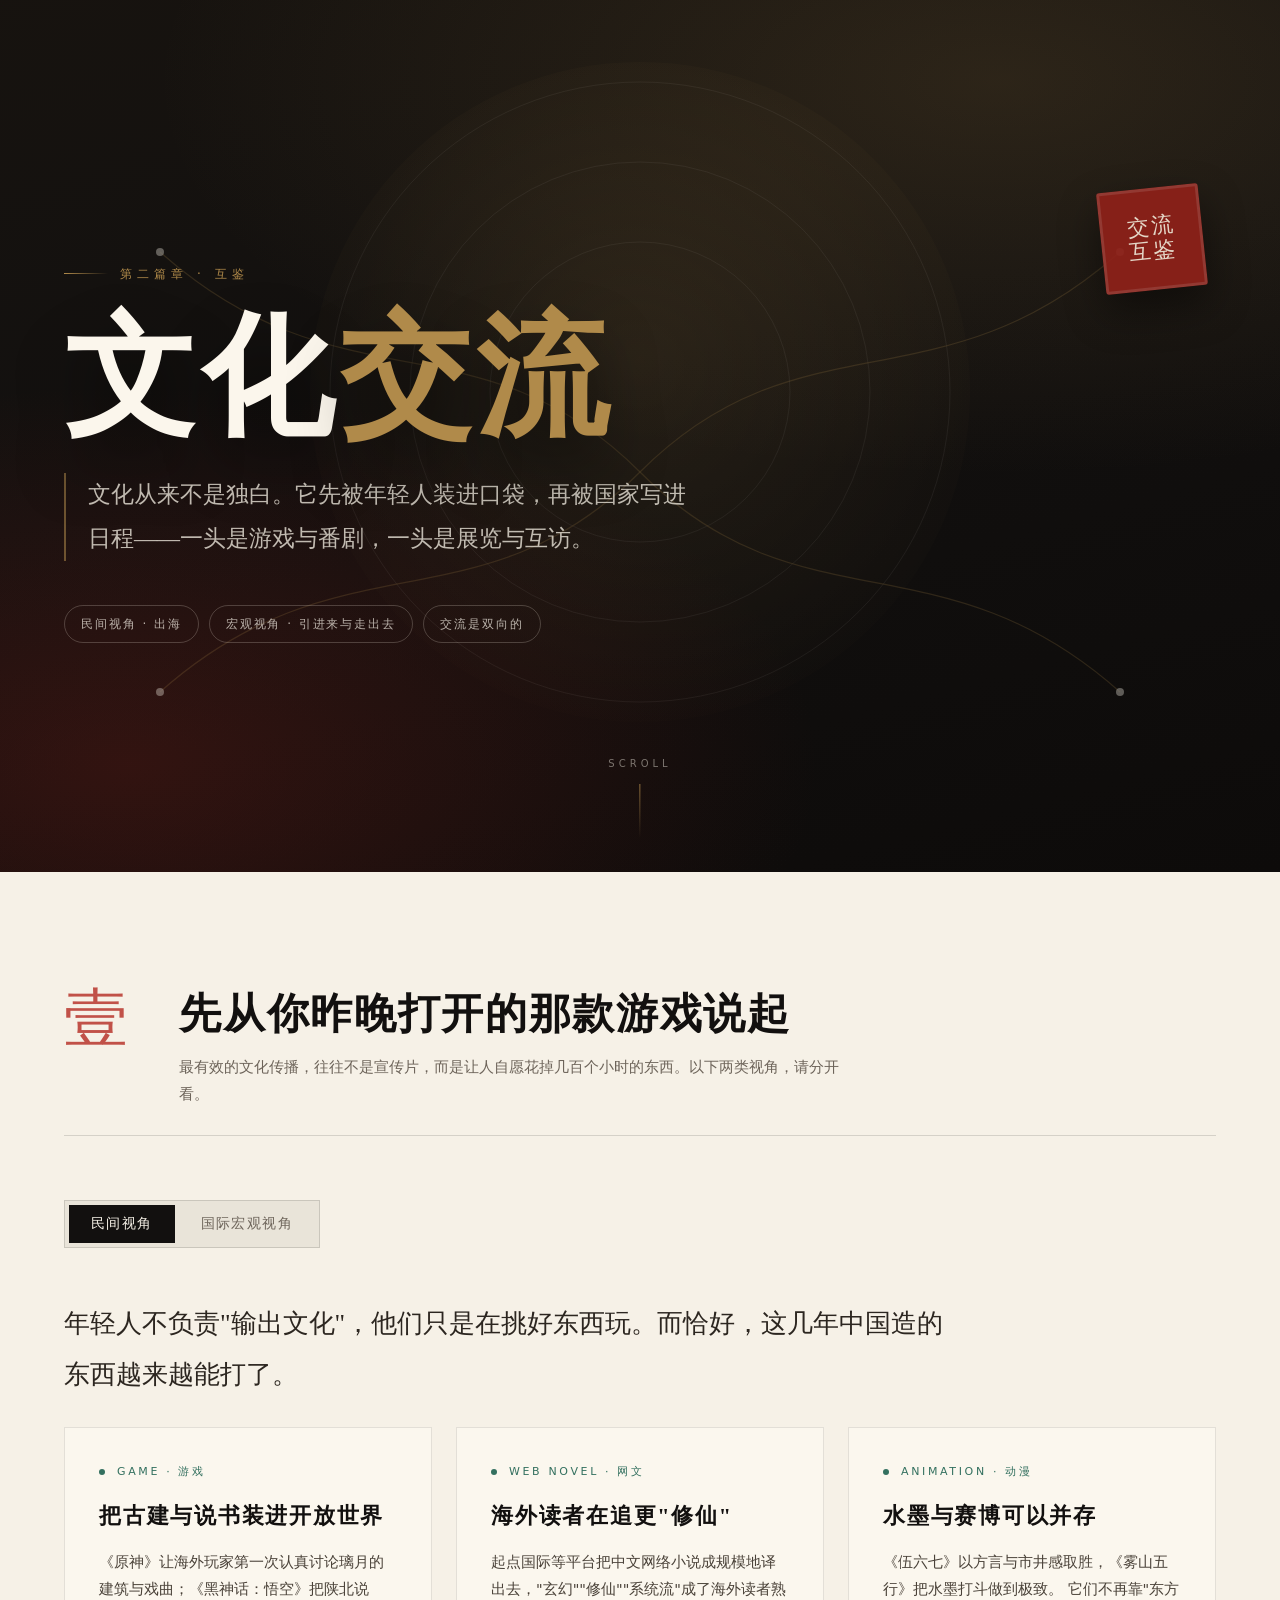
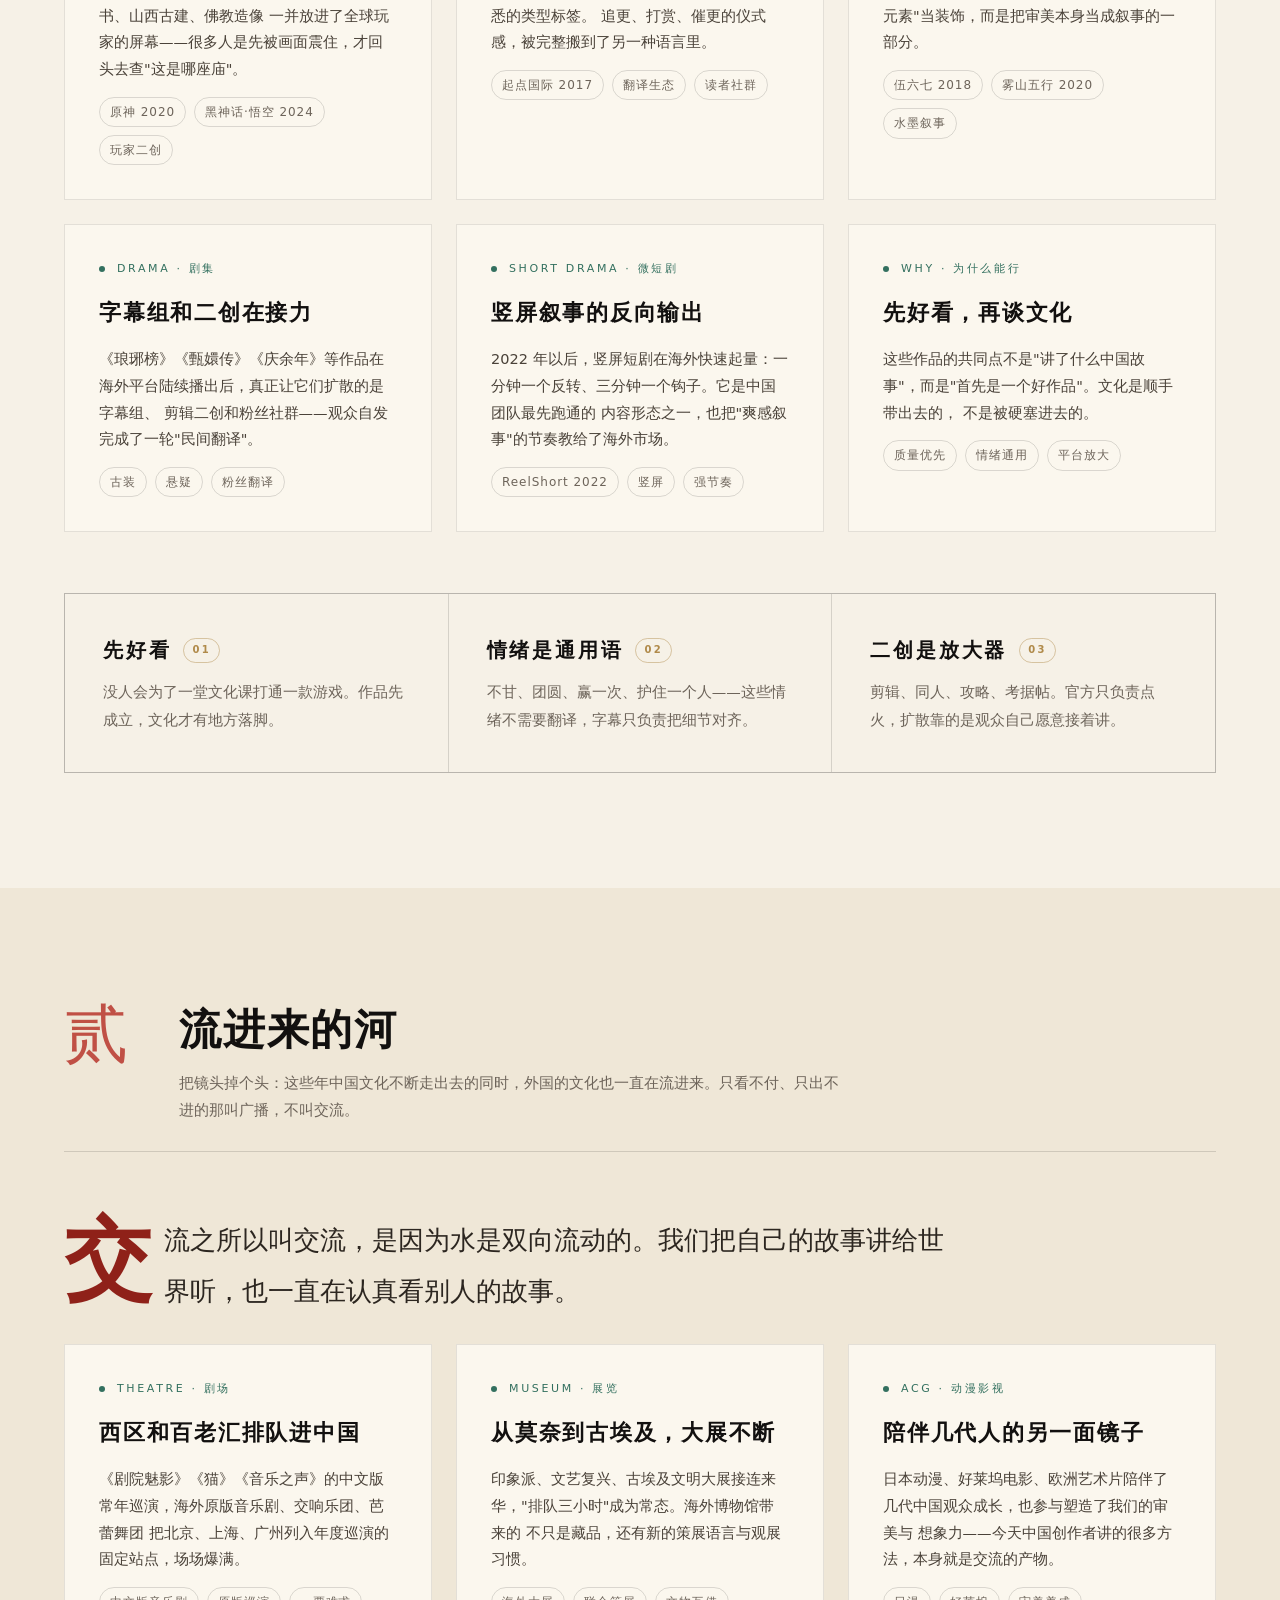
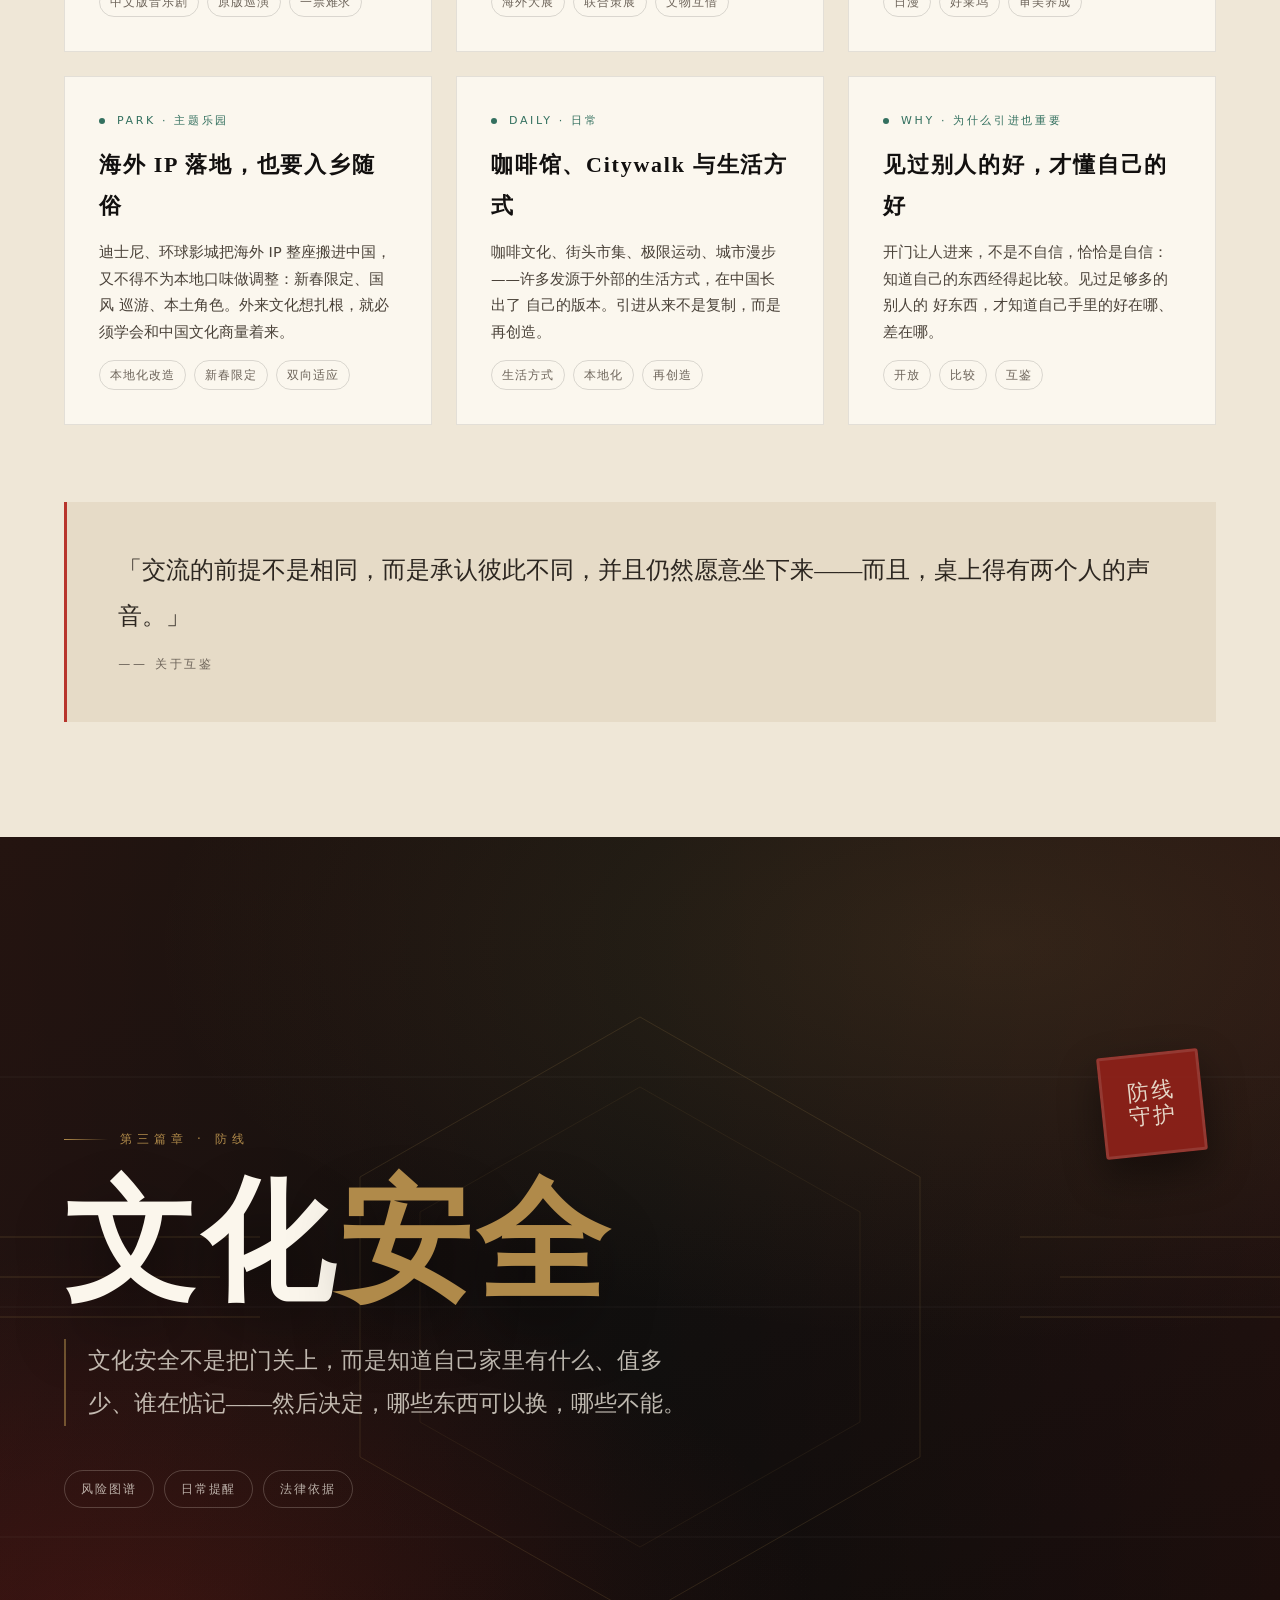
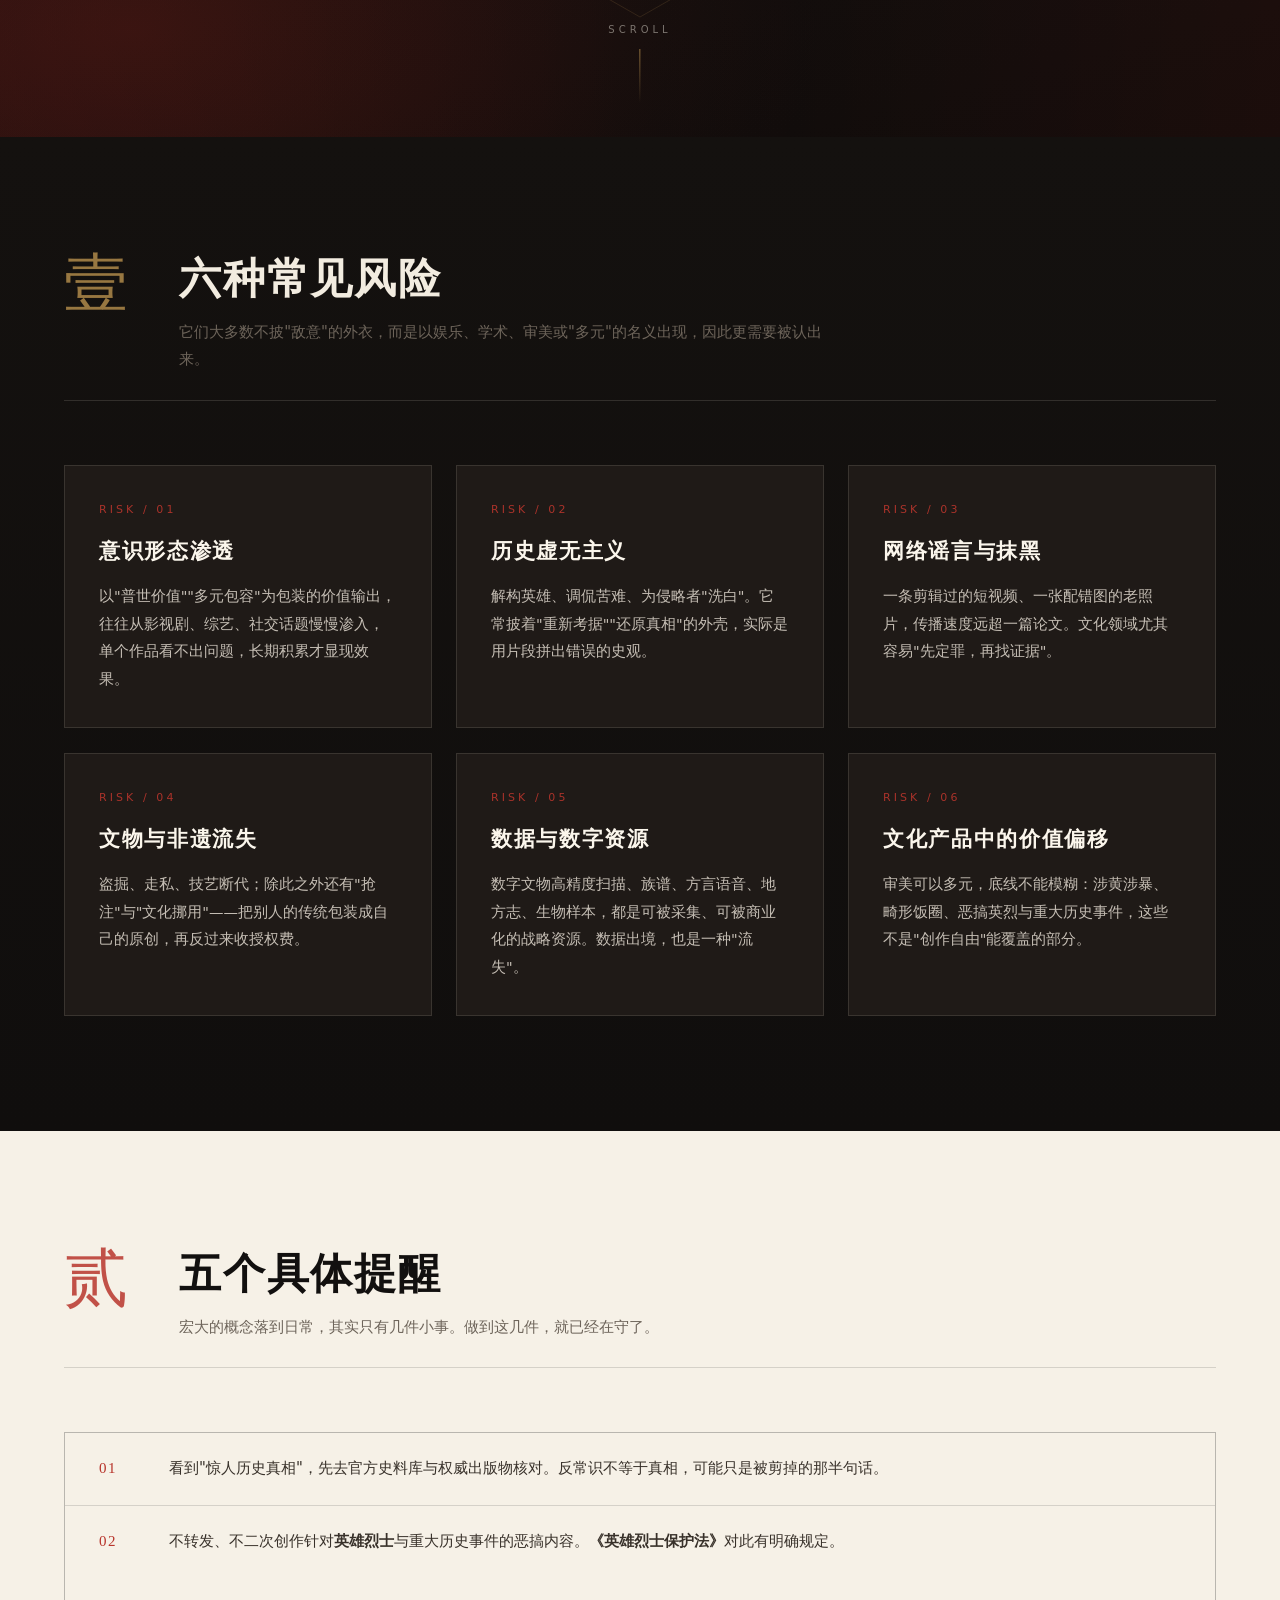
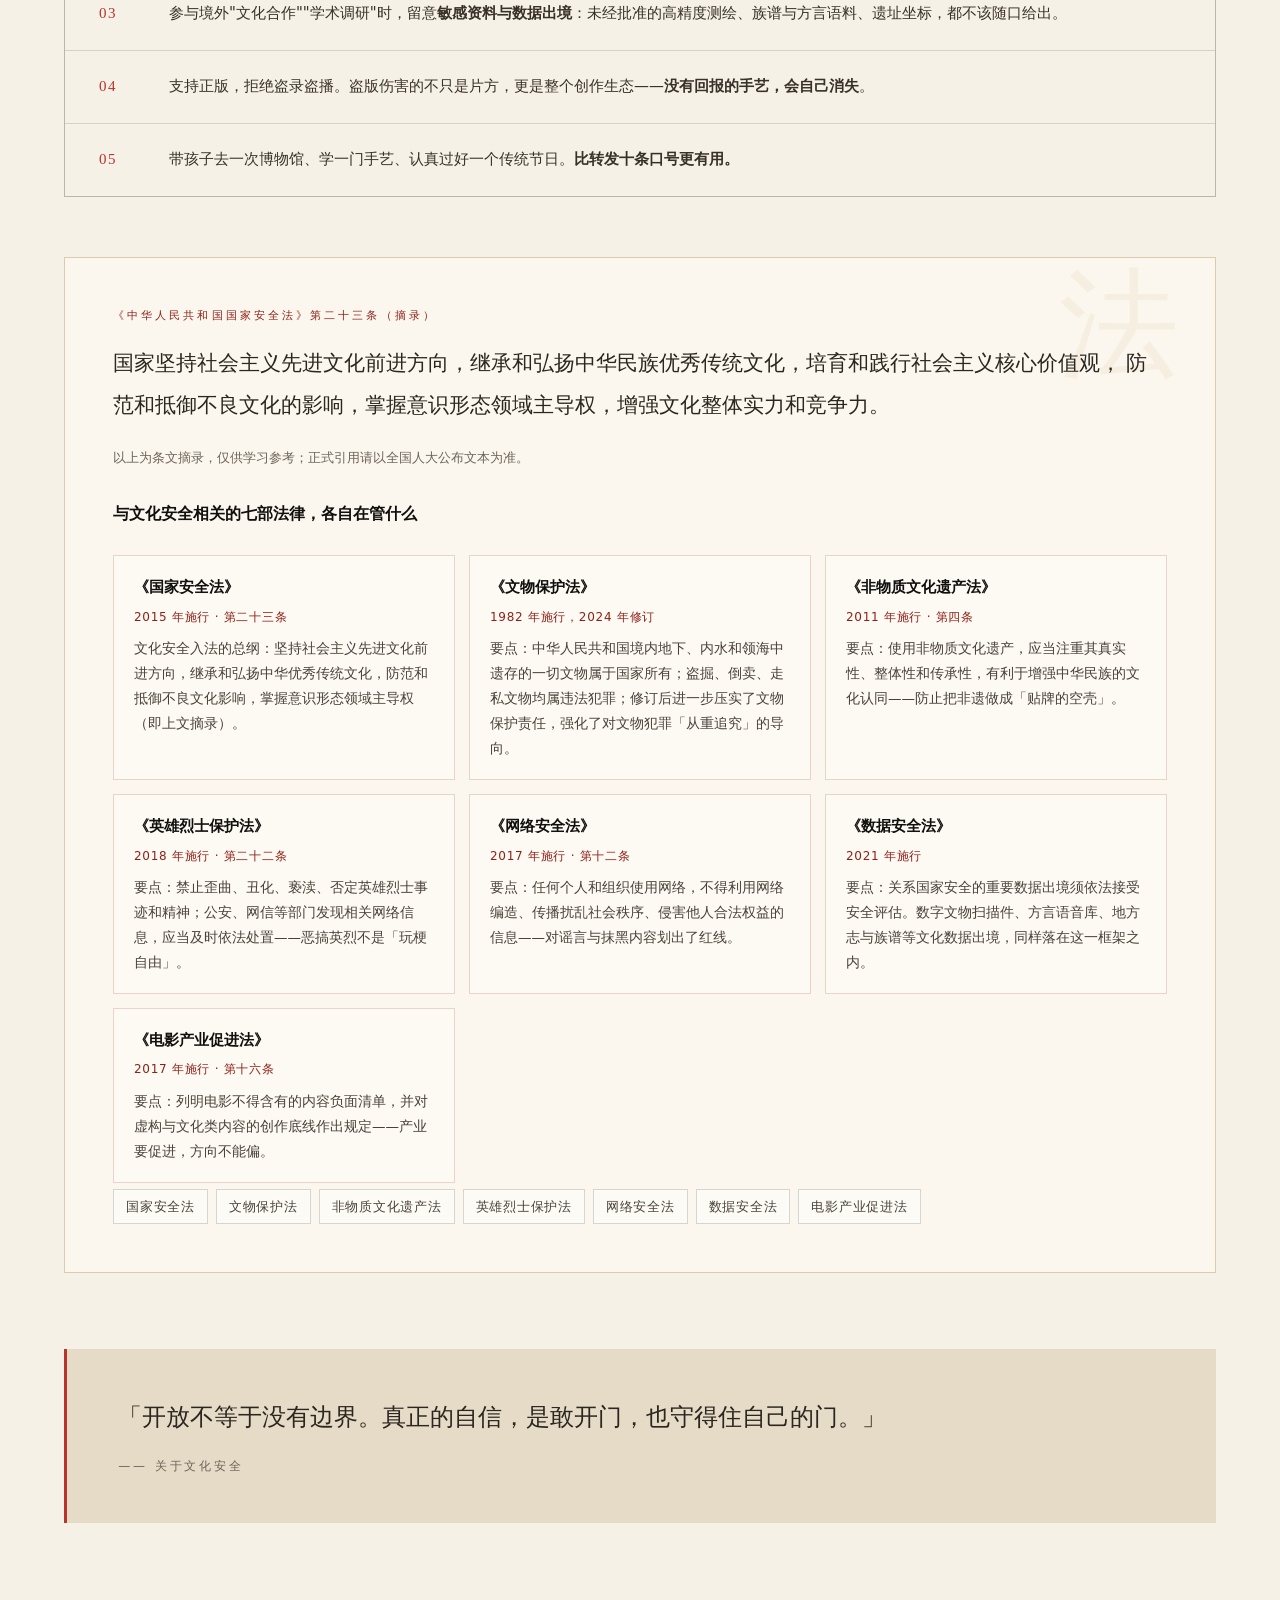
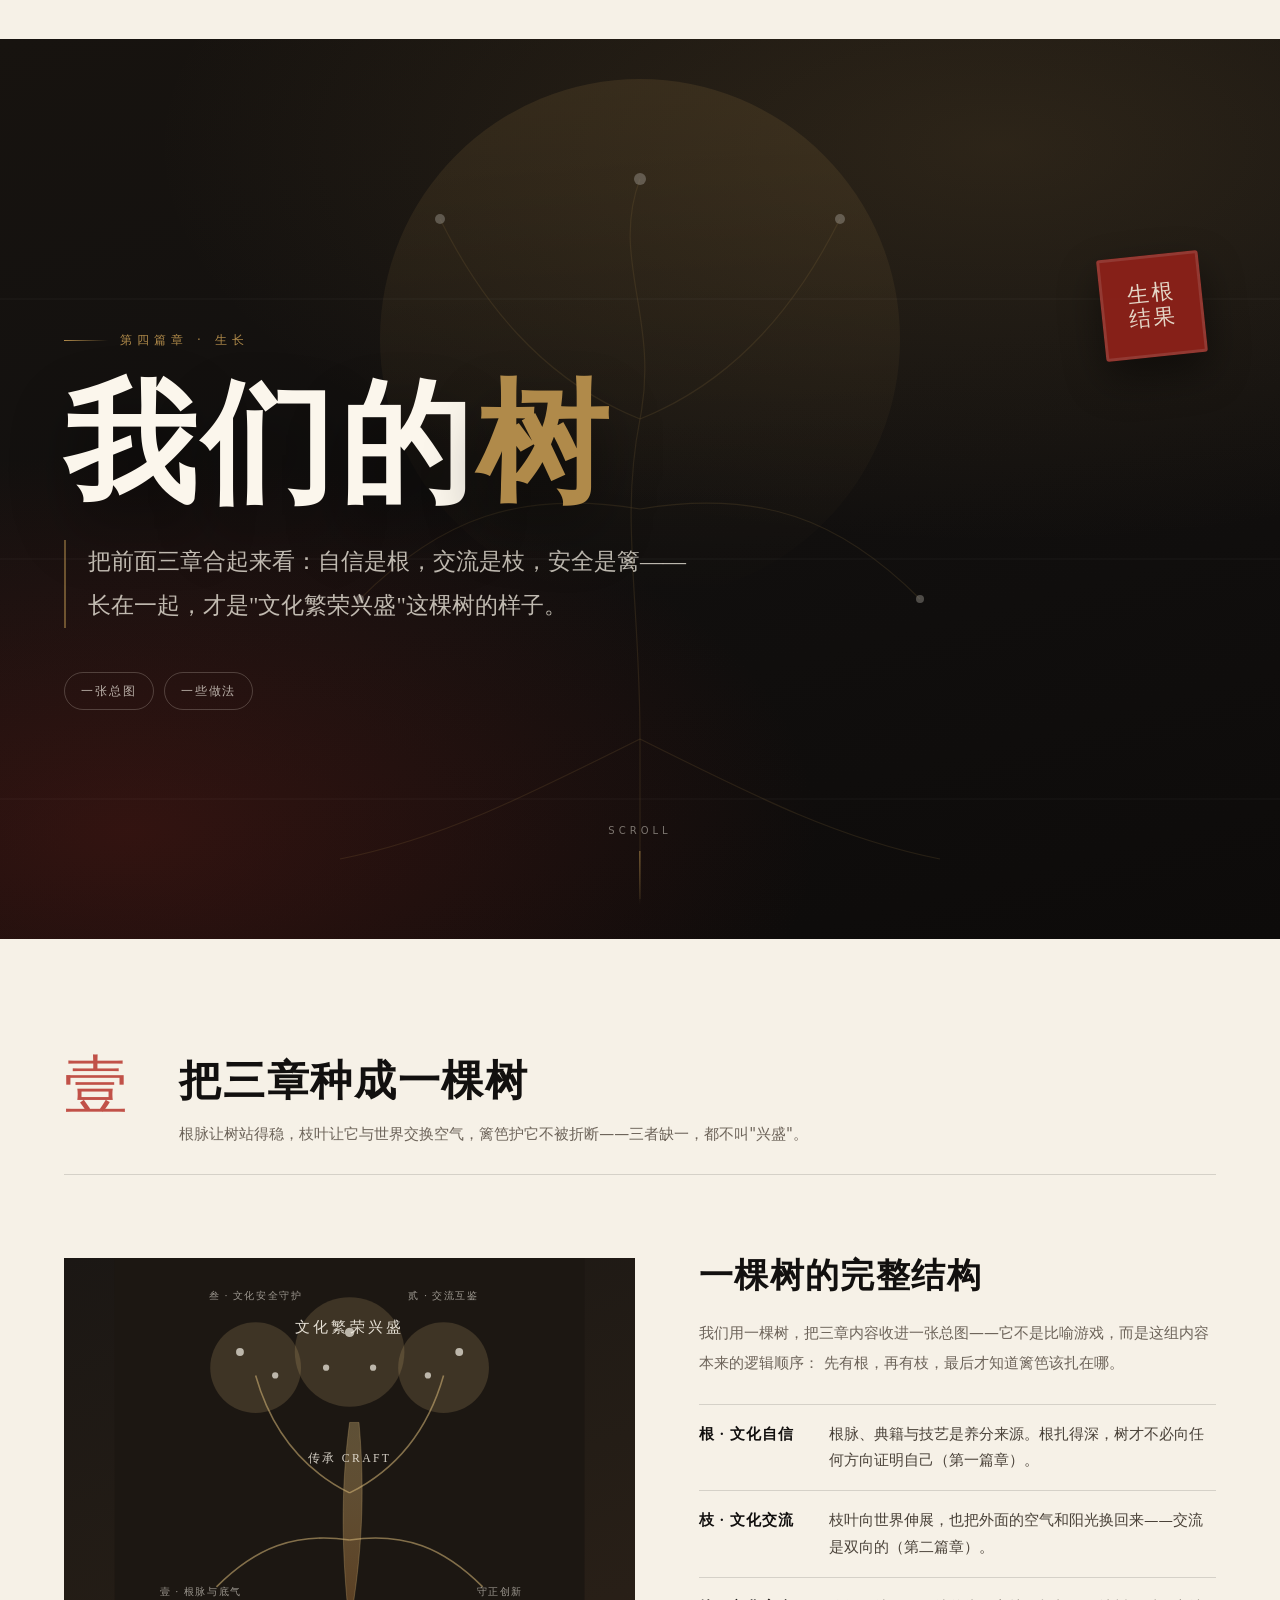
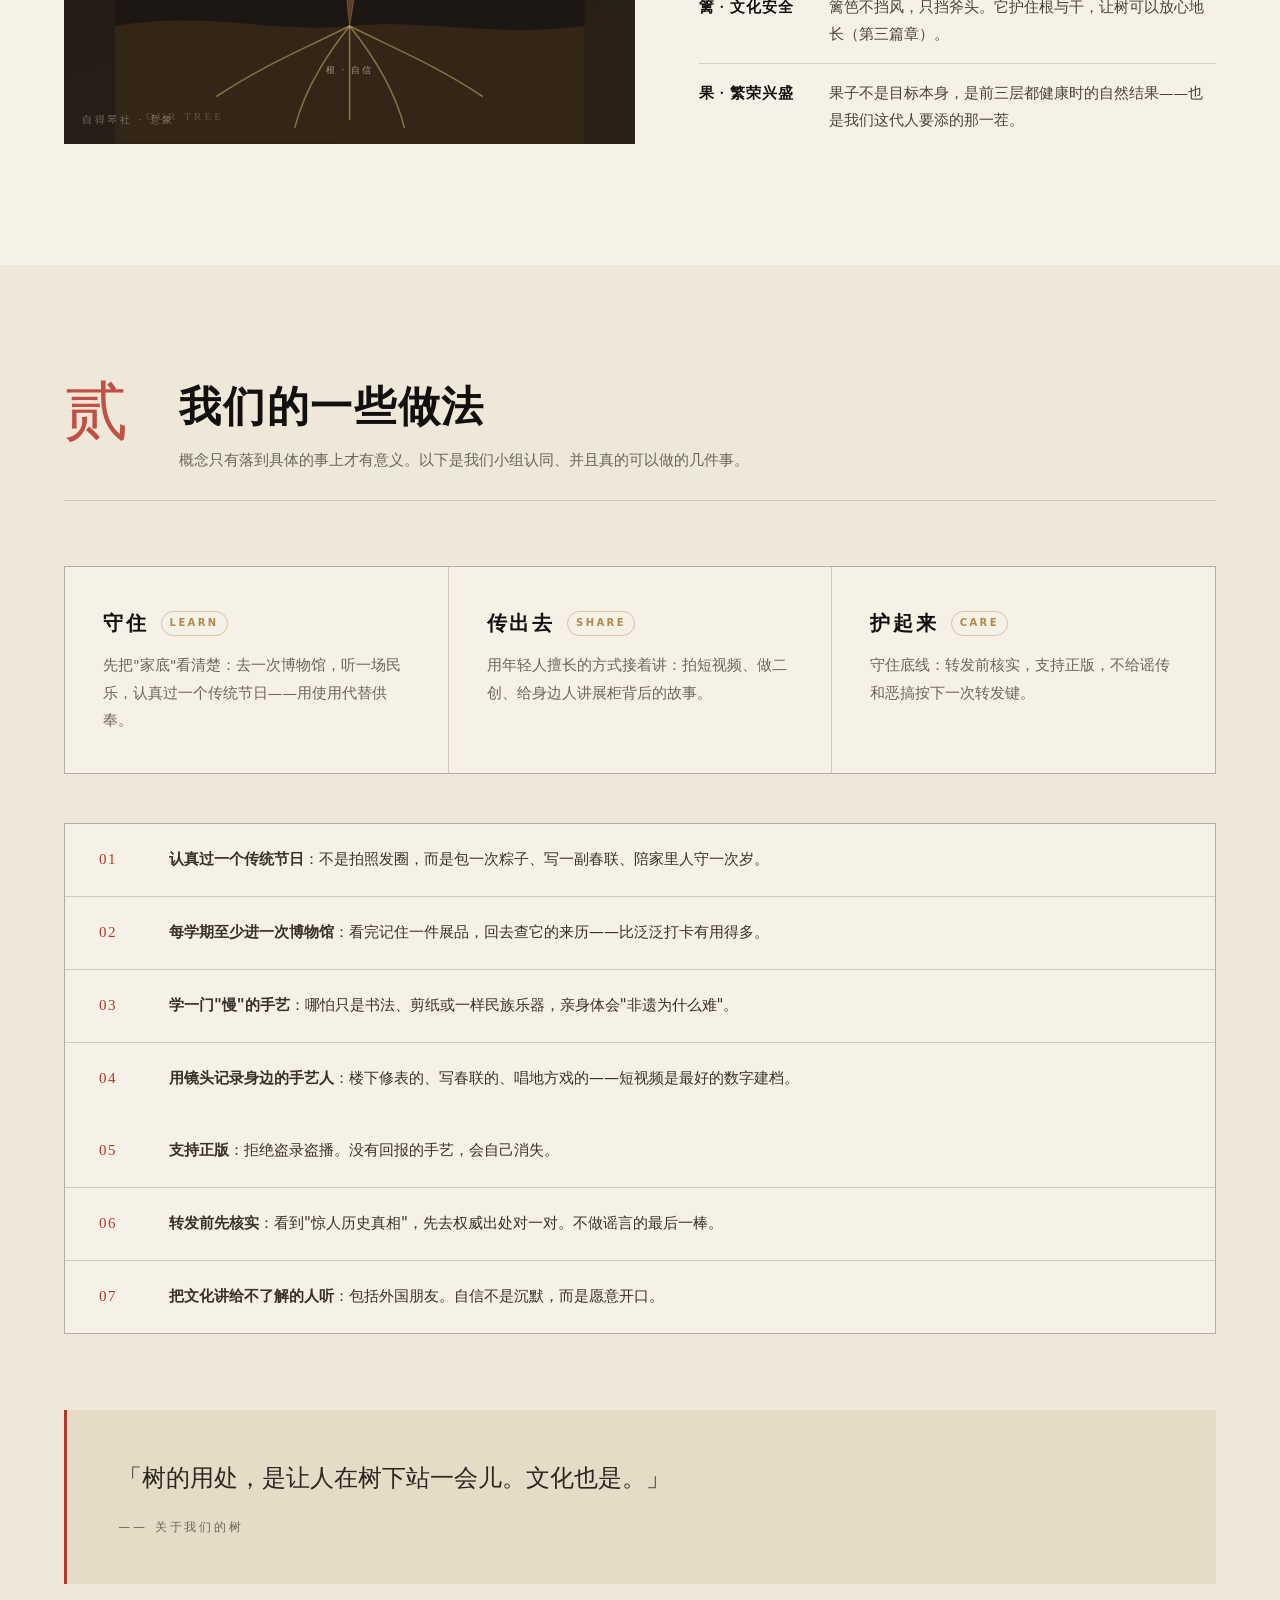
<file: xigai网站修改版/文化三章_分享版.html>
<!DOCTYPE html>
<html lang="zh-CN">
<head>
<meta charset="UTF-8">
<meta name="viewport" content="width=device-width, initial-scale=1">
<title>戏 XIGAI · 文化三章（分享版）</title>
<meta name="description" content="文化自信、交流、安全与我们的树 —— 单文件分享版，手机可直接查看。">
<link rel="icon" href="data:image/svg+xml,%3Csvg xmlns='http://www.w3.org/2000/svg' viewBox='0 0 100 100'%3E%3Crect width='100' height='100' fill='%238f2119'/%3E%3Ctext x='50' y='73' font-size='62' text-anchor='middle' fill='%23f5e6d6'%3E%E6%96%87%3C/text%3E%3C/svg%3E">
<style>
/* =========================================================
   xigai — 文化三章 共享样式
   设计语言：纸本 + 墨 + 朱砂 + 赭金，编辑式排版
   ========================================================= */

:root {
  --ink: #12100f;
  --ink-soft: #1d1917;
  --ink-line: rgba(18, 16, 15, 0.14);
  --paper: #f6f1e7;
  --paper-2: #efe7d7;
  --paper-3: #e6dbc7;
  --red: #b8352c;
  --red-deep: #8f2119;
  --gold: #b08a4a;
  --jade: #33705f;
  --muted: #6d645a;
  --serif: "Noto Serif SC", "Source Han Serif SC", "Songti SC", "STSong", "SimSun", serif;
  --sans: "Noto Sans SC", "PingFang SC", "Microsoft YaHei", system-ui, -apple-system, sans-serif;
  --maxw: 1180px;
  --ease: cubic-bezier(0.22, 0.61, 0.36, 1);
}

*,
*::before,
*::after { box-sizing: border-box; }

html { scroll-behavior: smooth; }

body {
  margin: 0;
  background: var(--paper);
  color: var(--ink);
  font-family: var(--sans);
  font-size: 16px;
  line-height: 1.85;
  -webkit-font-smoothing: antialiased;
  text-rendering: optimizeLegibility;
  overflow-x: hidden;
}

img { max-width: 100%; display: block; }
a { color: inherit; text-decoration: none; }
::selection { background: var(--red); color: #fff; }

/* ---------- 纸纹与光晕 ---------- */
body::before {
  content: "";
  position: fixed;
  inset: 0;
  pointer-events: none;
  z-index: 9998;
  opacity: 0.35;
  background-image:
    radial-gradient(rgba(18, 16, 15, 0.055) 1px, transparent 1px),
    radial-gradient(rgba(18, 16, 15, 0.035) 1px, transparent 1px);
  background-size: 3px 3px, 7px 7px;
  background-position: 0 0, 2px 3px;
  mix-blend-mode: multiply;
}

/* ---------- 阅读进度条 ---------- */
.progress {
  position: fixed;
  top: 0; left: 0;
  height: 2px;
  width: 0;
  background: linear-gradient(90deg, var(--red-deep), var(--red), var(--gold));
  z-index: 10000;
  transition: width 0.1s linear;
}

/* ---------- 顶部导航 ---------- */
.nav {
  position: fixed;
  top: 0; left: 0; right: 0;
  z-index: 9999;
  display: flex;
  align-items: center;
  justify-content: space-between;
  gap: 24px;
  padding: 18px clamp(20px, 4vw, 56px);
  background: rgba(18, 16, 15, 0.0);
  border-bottom: 1px solid transparent;
  transition: background 0.45s var(--ease), padding 0.45s var(--ease), border-color 0.45s var(--ease);
  color: #f4efe4;
}

.nav.is-solid {
  background: rgba(16, 14, 13, 0.9);
  backdrop-filter: blur(14px) saturate(1.2);
  -webkit-backdrop-filter: blur(14px) saturate(1.2);
  border-bottom: 1px solid rgba(240, 230, 210, 0.12);
  padding: 12px clamp(20px, 4vw, 56px);
}

.nav__logo {
  display: flex;
  align-items: baseline;
  gap: 10px;
  font-family: var(--serif);
  font-size: 20px;
  letter-spacing: 0.22em;
}

.nav__logo b { font-weight: 600; }
.nav__logo span {
  font-family: var(--sans);
  font-size: 10px;
  letter-spacing: 0.3em;
  opacity: 0.55;
  text-transform: uppercase;
}

.nav__links {
  display: flex;
  align-items: center;
  gap: clamp(16px, 2.6vw, 38px);
  font-size: 14px;
  letter-spacing: 0.08em;
}

.nav__links a {
  position: relative;
  padding: 6px 0;
  opacity: 0.72;
  transition: opacity 0.3s var(--ease);
}

.nav__links a::after {
  content: "";
  position: absolute;
  left: 0; bottom: 0;
  height: 1px; width: 0;
  background: var(--gold);
  transition: width 0.35s var(--ease);
}

.nav__links a:hover { opacity: 1; }
.nav__links a:hover::after,
.nav__links a.is-active::after { width: 100%; }
.nav__links a.is-active { opacity: 1; color: #fff; }

.nav__toggle {
  display: none;
  width: 40px; height: 40px;
  border: 1px solid rgba(244, 239, 228, 0.28);
  background: transparent;
  border-radius: 2px;
  cursor: pointer;
  position: relative;
}

.nav__toggle i {
  position: absolute;
  left: 10px; right: 10px;
  height: 1px;
  background: #f4efe4;
  transition: transform 0.35s var(--ease), opacity 0.25s;
}
.nav__toggle i:nth-child(1) { top: 14px; }
.nav__toggle i:nth-child(2) { top: 19px; }
.nav__toggle i:nth-child(3) { top: 24px; }
.nav.is-open .nav__toggle i:nth-child(1) { transform: translateY(5px) rotate(45deg); }
.nav.is-open .nav__toggle i:nth-child(2) { opacity: 0; }
.nav.is-open .nav__toggle i:nth-child(3) { transform: translateY(-5px) rotate(-45deg); }

/* ---------- 首屏 ---------- */
.hero {
  position: relative;
  min-height: 100vh;
  display: flex;
  align-items: center;
  padding: 140px clamp(22px, 5vw, 72px) 90px;
  background:
    radial-gradient(120% 80% at 78% 12%, rgba(176, 138, 74, 0.16), transparent 55%),
    radial-gradient(90% 70% at 10% 88%, rgba(140, 33, 25, 0.28), transparent 60%),
    linear-gradient(165deg, #17130f 0%, #12100f 45%, #0d0b0a 100%);
  color: #f4efe4;
  overflow: hidden;
}

.hero__art {
  position: absolute;
  inset: 0;
  pointer-events: none;
  opacity: 0.5;
}

.hero__art svg { width: 100%; height: 100%; }

.hero__inner {
  position: relative;
  z-index: 2;
  width: 100%;
  max-width: var(--maxw);
  margin: 0 auto;
}

.kicker {
  display: inline-flex;
  align-items: center;
  gap: 12px;
  font-size: 12px;
  letter-spacing: 0.42em;
  color: var(--gold);
  text-transform: uppercase;
  margin-bottom: 26px;
}

.kicker::before {
  content: "";
  width: 44px; height: 1px;
  background: linear-gradient(90deg, var(--gold), transparent);
}

.hero h1 {
  font-family: var(--serif);
  font-weight: 600;
  font-size: clamp(56px, 11vw, 132px);
  line-height: 1.02;
  letter-spacing: 0.04em;
  margin: 0 0 28px;
  color: #fbf6ec;
  text-shadow: 0 30px 60px rgba(0, 0, 0, 0.45);
}

.hero h1 em {
  font-style: normal;
  color: var(--gold);
  position: relative;
}

.hero__sub {
  max-width: 640px;
  font-family: var(--serif);
  font-size: clamp(17px, 2.1vw, 23px);
  line-height: 1.9;
  color: rgba(244, 239, 228, 0.76);
  margin: 0;
  border-left: 2px solid rgba(176, 138, 74, 0.55);
  padding-left: 22px;
}

.hero__meta {
  display: flex;
  flex-wrap: wrap;
  gap: 10px;
  margin-top: 44px;
}

.chip {
  font-size: 12px;
  letter-spacing: 0.16em;
  padding: 7px 16px;
  border: 1px solid rgba(240, 232, 216, 0.22);
  border-radius: 999px;
  color: rgba(244, 239, 228, 0.72);
  transition: border-color 0.3s, color 0.3s, background 0.3s;
}

.chip:hover {
  border-color: var(--gold);
  color: var(--gold);
  background: rgba(176, 138, 74, 0.08);
}

.hero__scroll {
  position: absolute;
  left: 50%;
  bottom: 34px;
  transform: translateX(-50%);
  display: flex;
  flex-direction: column;
  align-items: center;
  gap: 10px;
  font-size: 10px;
  letter-spacing: 0.4em;
  color: rgba(244, 239, 228, 0.45);
  z-index: 2;
}

.hero__scroll::after {
  content: "";
  width: 1px; height: 54px;
  background: linear-gradient(to bottom, rgba(176, 138, 74, 0.8), transparent);
  animation: drop 2.4s var(--ease) infinite;
}

@keyframes drop {
  0% { transform: scaleY(0); transform-origin: top; opacity: 0; }
  40% { transform: scaleY(1); transform-origin: top; opacity: 1; }
  100% { transform: scaleY(0); transform-origin: bottom; opacity: 0; }
}

/* 印章 */
.seal {
  position: absolute;
  right: clamp(24px, 6vw, 96px);
  top: 24%;
  width: clamp(74px, 8vw, 108px);
  height: clamp(74px, 8vw, 108px);
  background: var(--red-deep);
  color: #f5e6d6;
  font-family: var(--serif);
  font-size: clamp(16px, 1.7vw, 22px);
  line-height: 1.15;
  display: grid;
  place-items: center;
  text-align: center;
  letter-spacing: 0.1em;
  border-radius: 3px;
  box-shadow: 0 18px 40px rgba(0, 0, 0, 0.45), inset 0 0 0 3px rgba(255, 255, 255, 0.12);
  transform: rotate(-6deg);
  filter: url(#rough);
  opacity: 0.92;
  z-index: 2;
}

/* ---------- 通用段落 ---------- */
.section {
  position: relative;
  padding: clamp(70px, 9vw, 130px) clamp(22px, 5vw, 72px);
}

.section--paper2 { background: var(--paper-2); }
.section--dark {
  background: linear-gradient(180deg, #14110f, #100e0d);
  color: #f2ece0;
}
.section--dark .lead,
.section--dark p { color: rgba(242, 236, 224, 0.74); }

.wrap { max-width: var(--maxw); margin: 0 auto; }

.section__head {
  display: flex;
  gap: clamp(20px, 4vw, 56px);
  align-items: flex-start;
  margin-bottom: clamp(40px, 5vw, 70px);
  padding-bottom: 26px;
  border-bottom: 1px solid var(--ink-line);
}

.section--dark .section__head { border-color: rgba(240, 232, 216, 0.14); }

.num {
  font-family: var(--serif);
  font-size: clamp(40px, 5vw, 64px);
  line-height: 1;
  color: var(--red);
  opacity: 0.85;
  flex: none;
  font-weight: 500;
}

.section--dark .num { color: var(--gold); }

.section__head h2 {
  font-family: var(--serif);
  font-weight: 600;
  font-size: clamp(26px, 3.4vw, 42px);
  line-height: 1.3;
  margin: 0 0 12px;
  letter-spacing: 0.04em;
}

.section__head p {
  margin: 0;
  max-width: 660px;
  color: var(--muted);
  font-size: 15px;
}

.lead {
  font-family: var(--serif);
  font-size: clamp(19px, 2.4vw, 26px);
  line-height: 1.95;
  color: #2c2620;
  margin: 0 0 26px;
  max-width: 880px;
}

.prose { max-width: 780px; color: #3a332b; }
.prose p { margin: 0 0 1.2em; }

/* 首字下沉 */
.dropcap::first-letter {
  float: left;
  font-family: var(--serif);
  font-size: 3.4em;
  line-height: 0.92;
  padding: 4px 12px 0 0;
  color: var(--red-deep);
  font-weight: 600;
}

/* ---------- 概念三卡 ---------- */
.pillars {
  display: grid;
  grid-template-columns: repeat(auto-fit, minmax(240px, 1fr));
  gap: 1px;
  background: var(--ink-line);
  border: 1px solid var(--ink-line);
  margin-top: clamp(36px, 5vw, 60px);
}

.pillar {
  background: var(--paper);
  padding: clamp(24px, 3vw, 38px);
  transition: background 0.4s var(--ease), transform 0.4s var(--ease);
}

.pillar:hover { background: #fbf7ee; }

.pillar h3 {
  font-family: var(--serif);
  font-size: 20px;
  margin: 0 0 10px;
  letter-spacing: 0.14em;
  display: flex;
  align-items: center;
  gap: 12px;
}

.pillar h3 span {
  font-family: var(--sans);
  font-size: 10px;
  letter-spacing: 0.24em;
  color: var(--gold);
  border: 1px solid rgba(176, 138, 74, 0.45);
  padding: 2px 8px;
  border-radius: 999px;
}

.pillar p { margin: 0; font-size: 14.5px; color: var(--muted); line-height: 1.9; }

/* ---------- 非遗卡片网格 ---------- */
.grid {
  display: grid;
  grid-template-columns: repeat(auto-fill, minmax(280px, 1fr));
  gap: clamp(16px, 2vw, 26px);
}

.heritage {
  position: relative;
  background: #fbf7ee;
  border: 1px solid rgba(18, 16, 15, 0.1);
  padding: clamp(22px, 2.6vw, 32px);
  overflow: hidden;
  transition: transform 0.5s var(--ease), box-shadow 0.5s var(--ease), border-color 0.5s var(--ease);
}

.heritage::after {
  content: attr(data-idx);
  position: absolute;
  right: -6px;
  bottom: -26px;
  font-family: var(--serif);
  font-size: 96px;
  line-height: 1;
  color: rgba(184, 53, 44, 0.07);
  transition: color 0.5s var(--ease), transform 0.6s var(--ease);
}

.heritage:hover {
  transform: translateY(-6px);
  border-color: rgba(176, 138, 74, 0.6);
  box-shadow: 0 26px 50px -20px rgba(18, 16, 15, 0.35);
}

.heritage:hover::after { color: rgba(184, 53, 44, 0.14); transform: translateY(-4px); }

.heritage__tag {
  display: inline-block;
  font-size: 11px;
  letter-spacing: 0.2em;
  color: var(--red-deep);
  background: rgba(184, 53, 44, 0.08);
  padding: 3px 10px;
  margin-bottom: 16px;
}

.heritage h3 {
  font-family: var(--serif);
  font-size: clamp(20px, 2.2vw, 25px);
  margin: 0 0 6px;
  letter-spacing: 0.1em;
}

.heritage time {
  display: block;
  font-family: var(--sans);
  font-size: 12px;
  letter-spacing: 0.14em;
  color: var(--muted);
  margin-bottom: 14px;
}

.heritage p {
  margin: 0;
  font-size: 14.5px;
  color: #4a4239;
  line-height: 1.9;
  font-family: var(--serif);
}

/* ---------- 特写块 ---------- */
.feature {
  display: grid;
  grid-template-columns: 1.05fr 0.95fr;
  gap: clamp(28px, 5vw, 70px);
  align-items: center;
  margin-top: clamp(50px, 6vw, 80px);
}

.feature__visual {
  position: relative;
  aspect-ratio: 4 / 3.4;
  background: linear-gradient(160deg, #1b1714, #241d16 55%, #2c2118);
  overflow: hidden;
  display: grid;
  place-items: center;
}

.feature__visual svg { width: 100%; height: 100%; }

.feature__visual::after {
  content: "自得琴社 · 意象";
  position: absolute;
  left: 18px;
  bottom: 14px;
  font-size: 10px;
  letter-spacing: 0.26em;
  color: rgba(240, 230, 210, 0.4);
}

.feature h3 {
  font-family: var(--serif);
  font-size: clamp(24px, 3vw, 34px);
  line-height: 1.4;
  margin: 0 0 18px;
  letter-spacing: 0.04em;
}

.feature p { color: var(--muted); font-size: 15px; line-height: 2; margin: 0 0 1em; }

.mini-list { list-style: none; padding: 0; margin: 26px 0 0; }

.mini-list li {
  display: grid;
  grid-template-columns: 112px 1fr;
  gap: 18px;
  padding: 16px 0;
  border-top: 1px solid var(--ink-line);
  font-size: 14.5px;
  color: #4a4239;
}

.mini-list li b {
  font-family: var(--serif);
  font-weight: 600;
  color: var(--ink);
  letter-spacing: 0.08em;
}

/* 深色区块内的列表需反色，否则正文与标题都不可读 */
.section--dark .mini-list li {
  color: rgba(242, 236, 224, 0.74);
  border-top-color: rgba(240, 232, 216, 0.14);
}

.section--dark .mini-list li b { color: var(--gold); }

.section--dark .feature p { color: rgba(242, 236, 224, 0.78); }

/* ---------- 引言块 ---------- */
.quote {
  margin: clamp(46px, 6vw, 80px) 0 0;
  padding: clamp(28px, 4vw, 46px) clamp(26px, 4vw, 54px);
  background: var(--paper-3);
  border-left: 3px solid var(--red);
  font-family: var(--serif);
  font-size: clamp(18px, 2.2vw, 24px);
  line-height: 1.9;
  color: #2c2620;
  position: relative;
}

.quote small {
  display: block;
  margin-top: 14px;
  font-family: var(--sans);
  font-size: 12px;
  letter-spacing: 0.24em;
  color: var(--muted);
}

/* ---------- 标签页 ---------- */
.tabs {
  display: inline-flex;
  gap: 4px;
  padding: 4px;
  background: rgba(18, 16, 15, 0.06);
  border: 1px solid var(--ink-line);
  margin-bottom: clamp(34px, 4vw, 54px);
  flex-wrap: wrap;
}

.tab {
  appearance: none;
  border: 0;
  background: transparent;
  font-family: var(--sans);
  font-size: 14px;
  letter-spacing: 0.1em;
  color: var(--muted);
  padding: 10px 22px;
  cursor: pointer;
  transition: background 0.35s var(--ease), color 0.35s var(--ease);
}

.tab:hover { color: var(--ink); }

.tab.is-active {
  background: var(--ink);
  color: #f6f1e7;
}

.panel { display: none; animation: fade 0.5s var(--ease); }
.panel.is-active { display: block; }

@keyframes fade {
  from { opacity: 0; transform: translateY(10px); }
  to { opacity: 1; transform: none; }
}

/* ---------- 出海卡片 ---------- */
.export-grid {
  display: grid;
  grid-template-columns: repeat(auto-fill, minmax(300px, 1fr));
  gap: clamp(16px, 2vw, 24px);
}

.export {
  position: relative;
  padding: clamp(24px, 3vw, 34px);
  background: #fbf7ee;
  border: 1px solid rgba(18, 16, 15, 0.1);
  transition: transform 0.45s var(--ease), box-shadow 0.45s var(--ease);
}

.export:hover {
  transform: translateY(-5px);
  box-shadow: 0 24px 46px -22px rgba(18, 16, 15, 0.32);
}

.export__k {
  display: flex;
  align-items: center;
  gap: 12px;
  font-size: 11px;
  letter-spacing: 0.24em;
  color: var(--jade);
  margin-bottom: 14px;
}

.export__k::before {
  content: "";
  width: 6px; height: 6px;
  background: var(--jade);
  border-radius: 50%;
}

.export h3 {
  font-family: var(--serif);
  font-size: 22px;
  margin: 0 0 12px;
  letter-spacing: 0.08em;
}

.export p { margin: 0 0 14px; font-size: 14.5px; color: #4a4239; }

.export ul {
  margin: 0;
  padding: 0;
  list-style: none;
  display: flex;
  flex-wrap: wrap;
  gap: 8px;
}

.export ul li {
  font-size: 12px;
  letter-spacing: 0.08em;
  color: var(--muted);
  border: 1px solid var(--ink-line);
  padding: 3px 10px;
  border-radius: 999px;
}

/* ---------- 时间线 ---------- */
.timeline {
  position: relative;
  margin: clamp(30px, 4vw, 50px) 0 0;
  padding-left: 0;
  list-style: none;
}

.timeline::before {
  content: "";
  position: absolute;
  left: 108px;
  top: 6px;
  bottom: 6px;
  width: 1px;
  background: linear-gradient(to bottom, transparent, rgba(176, 138, 74, 0.65) 8%, rgba(176, 138, 74, 0.65) 92%, transparent);
}

.timeline li {
  position: relative;
  display: grid;
  grid-template-columns: 108px 1fr;
  gap: clamp(20px, 3vw, 42px);
  padding: 18px 0;
}

.timeline time {
  font-family: var(--serif);
  font-size: 15px;
  letter-spacing: 0.06em;
  color: var(--gold);
  text-align: right;
  padding-right: 20px;
  white-space: nowrap;
}

.timeline li::before {
  content: "";
  position: absolute;
  left: 104px;
  top: 30px;
  width: 9px; height: 9px;
  border-radius: 50%;
  background: var(--paper);
  border: 1px solid var(--gold);
  box-shadow: 0 0 0 4px rgba(176, 138, 74, 0.12);
}

.timeline strong {
  display: block;
  font-family: var(--serif);
  font-size: 17.5px;
  font-weight: 600;
  letter-spacing: 0.06em;
  margin-bottom: 4px;
}

.timeline p { margin: 0; font-size: 14.5px; color: var(--muted); }

/* ---------- 双栏对照 ---------- */
.twocol {
  display: grid;
  grid-template-columns: 1fr 1fr;
  gap: 1px;
  background: rgba(240, 232, 216, 0.16);
  margin-top: clamp(44px, 5vw, 70px);
  border: 1px solid rgba(240, 232, 216, 0.16);
}

.twocol > div {
  background: #16120f;
  padding: clamp(26px, 3.4vw, 44px);
}

.twocol h3 {
  font-family: var(--serif);
  font-size: 22px;
  margin: 0 0 6px;
  letter-spacing: 0.12em;
  color: var(--gold);
}

.twocol small {
  display: block;
  font-size: 11px;
  letter-spacing: 0.3em;
  color: rgba(242, 236, 224, 0.4);
  margin-bottom: 20px;
}

.twocol ul {
  margin: 0;
  padding: 0;
  list-style: none;
}

.twocol li {
  position: relative;
  padding: 10px 0 10px 20px;
  font-size: 14.5px;
  color: rgba(242, 236, 224, 0.78);
  border-top: 1px solid rgba(240, 232, 216, 0.1);
}

.twocol li::before {
  content: "";
  position: absolute;
  left: 0; top: 20px;
  width: 8px; height: 1px;
  background: var(--gold);
}

/* ---------- 风险卡片 ---------- */
.risks {
  display: grid;
  grid-template-columns: repeat(auto-fill, minmax(300px, 1fr));
  gap: clamp(16px, 2vw, 24px);
}

.risk {
  position: relative;
  background: #1f1a17;
  border: 1px solid rgba(240, 232, 216, 0.12);
  padding: clamp(24px, 3vw, 34px);
  color: #efe8da;
  overflow: hidden;
  transition: border-color 0.45s var(--ease), transform 0.45s var(--ease);
}

.risk::before {
  content: "";
  position: absolute;
  left: 0; top: 0;
  width: 3px; height: 0;
  background: var(--red);
  transition: height 0.5s var(--ease);
}

.risk:hover { transform: translateY(-5px); border-color: rgba(184, 53, 44, 0.5); }
.risk:hover::before { height: 100%; }

.risk__no {
  font-family: var(--sans);
  font-size: 11px;
  letter-spacing: 0.28em;
  color: rgba(184, 53, 44, 0.9);
  margin-bottom: 12px;
}

.risk h3 {
  font-family: var(--serif);
  font-size: 21px;
  margin: 0 0 12px;
  letter-spacing: 0.08em;
  color: #fbf6ec;
}

.risk p { margin: 0; font-size: 14.5px; color: rgba(243, 236, 224, 0.78); line-height: 1.9; }

/* ---------- 提醒清单 ---------- */
.checks {
  counter-reset: chk;
  margin: clamp(34px, 4vw, 50px) 0 0;
  padding: 0;
  list-style: none;
  display: grid;
  gap: 1px;
  background: var(--ink-line);
  border: 1px solid var(--ink-line);
}

.checks li {
  counter-increment: chk;
  background: var(--paper);
  padding: 22px clamp(20px, 3vw, 34px);
  display: grid;
  grid-template-columns: 52px 1fr;
  gap: 18px;
  align-items: baseline;
  font-size: 15px;
  color: #38312a;
  transition: background 0.35s var(--ease);
}

.checks li:hover { background: #fbf7ee; }

.checks li::before {
  content: counter(chk, decimal-leading-zero);
  font-family: var(--serif);
  font-size: 15px;
  color: var(--red);
  letter-spacing: 0.1em;
}

.checks b { font-weight: 600; color: var(--ink); }

/* ---------- 法条 ---------- */
.law {
  margin-top: clamp(40px, 5vw, 60px);
  border: 1px solid rgba(176, 138, 74, 0.4);
  background: #fbf7ee;
  padding: clamp(26px, 4vw, 48px);
  position: relative;
}

.law::before {
  content: "法";
  position: absolute;
  right: clamp(18px, 3vw, 36px);
  top: 8px;
  font-family: var(--serif);
  font-size: clamp(70px, 10vw, 120px);
  line-height: 1;
  color: rgba(176, 138, 74, 0.08);
  pointer-events: none;
}

.law__src {
  font-size: 11px;
  letter-spacing: 0.28em;
  color: var(--red-deep);
  margin-bottom: 16px;
}

.law blockquote {
  margin: 0 0 20px;
  font-family: var(--serif);
  font-size: clamp(17px, 2vw, 21px);
  line-height: 2;
  color: #2c2620;
  position: relative;
  z-index: 1;
}

.law__note { font-size: 12.5px; color: var(--muted); margin: 0 0 16px; }

.laws-list {
  display: flex;
  flex-wrap: wrap;
  gap: 8px;
  padding: 0;
  margin: 0;
  list-style: none;
}

.laws-list li {
  font-size: 12.5px;
  letter-spacing: 0.06em;
  padding: 5px 12px;
  border: 1px solid rgba(18, 16, 15, 0.16);
  color: #4a4239;
  background: rgba(255, 255, 255, 0.5);
}

/* ---------- 翻页 ---------- */
.next {
  display: block;
  position: relative;
  padding: clamp(44px, 5.5vw, 72px) clamp(22px, 5vw, 72px);
  background: linear-gradient(120deg, #17130f, #221a14);
  color: #f4efe4;
  overflow: hidden;
  transition: background 0.6s var(--ease);
}

.next::after {
  content: "";
  position: absolute;
  inset: 0;
  background: radial-gradient(60% 120% at 85% 50%, rgba(176, 138, 74, 0.22), transparent 60%);
  opacity: 0;
  transition: opacity 0.6s var(--ease);
}

.next:hover::after { opacity: 1; }

.next__inner {
  max-width: var(--maxw);
  margin: 0 auto;
  display: flex;
  align-items: center;
  justify-content: space-between;
  gap: 30px;
  position: relative;
  z-index: 1;
}

.next small {
  display: block;
  font-size: 11px;
  letter-spacing: 0.34em;
  color: var(--gold);
  margin-bottom: 12px;
}

.next strong {
  font-family: var(--serif);
  font-weight: 600;
  font-size: clamp(28px, 4.4vw, 52px);
  letter-spacing: 0.08em;
}

.next__arrow {
  font-size: clamp(28px, 4vw, 44px);
  color: var(--gold);
  transition: transform 0.5s var(--ease);
  flex: none;
}

.next:hover .next__arrow { transform: translateX(14px); }

/* ---------- 页脚 ---------- */
.footer {
  background: #0d0b0a;
  color: rgba(240, 232, 216, 0.55);
  padding: clamp(44px, 6vw, 72px) clamp(22px, 5vw, 72px) 34px;
  font-size: 13px;
}

.footer__inner {
  max-width: var(--maxw);
  margin: 0 auto;
  display: flex;
  flex-wrap: wrap;
  justify-content: space-between;
  gap: 30px;
  padding-bottom: 28px;
  border-bottom: 1px solid rgba(240, 232, 216, 0.1);
}

.footer__brand {
  font-family: var(--serif);
  font-size: 22px;
  letter-spacing: 0.26em;
  color: #f4efe4;
  margin-bottom: 10px;
}

.footer__links {
  display: flex;
  gap: 22px;
  flex-wrap: wrap;
}

.footer__links a { transition: color 0.3s; }
.footer__links a:hover { color: var(--gold); }

.footer__bottom {
  max-width: var(--maxw);
  margin: 22px auto 0;
  display: flex;
  flex-wrap: wrap;
  justify-content: space-between;
  gap: 12px;
  font-size: 12px;
  letter-spacing: 0.06em;
  color: rgba(240, 232, 216, 0.35);
}

/* ---------- 回到顶部 ---------- */
.to-top {
  position: fixed;
  right: 22px;
  bottom: 22px;
  width: 44px; height: 44px;
  display: grid;
  place-items: center;
  background: rgba(18, 16, 15, 0.82);
  color: #f4efe4;
  border: 1px solid rgba(240, 232, 216, 0.18);
  border-radius: 50%;
  cursor: pointer;
  z-index: 9997;
  opacity: 0;
  pointer-events: none;
  transform: translateY(12px);
  transition: opacity 0.4s var(--ease), transform 0.4s var(--ease), background 0.3s;
}

.to-top.is-visible { opacity: 1; pointer-events: auto; transform: none; }
.to-top:hover { background: var(--red-deep); }
.to-top svg { width: 16px; height: 16px; }

/* ---------- 滚动入场 ---------- */
.reveal {
  opacity: 0;
  transform: translateY(26px);
  transition: opacity 0.9s var(--ease), transform 0.9s var(--ease);
  will-change: opacity, transform;
}

.reveal.is-in { opacity: 1; transform: none; }

/* ---------- 响应式 ---------- */
@media (max-width: 900px) {
  .nav__toggle { display: block; }

  .nav__links {
    position: absolute;
    top: 100%;
    left: 0; right: 0;
    flex-direction: column;
    align-items: flex-start;
    gap: 0;
    background: rgba(16, 14, 13, 0.97);
    backdrop-filter: blur(16px);
    -webkit-backdrop-filter: blur(16px);
    border-bottom: 1px solid rgba(240, 230, 210, 0.12);
    max-height: 0;
    overflow: hidden;
    transition: max-height 0.45s var(--ease);
  }

  .nav.is-open .nav__links { max-height: 320px; }

  .nav__links a {
    width: 100%;
    padding: 16px clamp(20px, 5vw, 40px);
    border-top: 1px solid rgba(240, 230, 210, 0.08);
    opacity: 0.85;
  }

  .nav__links a::after { display: none; }

  .hero { min-height: auto; padding-top: 130px; padding-bottom: 80px; }
  .hero__scroll { display: none; }
  .seal { top: 12%; right: 18px; }
  .feature { grid-template-columns: 1fr; }
  .feature__visual { order: -1; }
  .twocol { grid-template-columns: 1fr; }
  .timeline::before { left: 78px; }
  .timeline li { grid-template-columns: 78px 1fr; gap: 18px; }
  .timeline li::before { left: 74px; }
  .timeline time { font-size: 13px; padding-right: 12px; }
  .section__head { flex-direction: column; gap: 12px; }
  .next__inner { align-items: flex-start; }
}

@media (max-width: 560px) {
  body { font-size: 15px; }
  .hero h1 { letter-spacing: 0.02em; }
  .hero__sub { padding-left: 16px; }
  .heritage::after { font-size: 74px; }
  .checks li { grid-template-columns: 32px 1fr; gap: 12px; }
  .timeline::before { display: none; }
  .timeline li { grid-template-columns: 1fr; gap: 4px; }
  .timeline li::before { display: none; }
  .timeline time { text-align: left; padding: 0; }
}

@media (prefers-reduced-motion: reduce) {
  html { scroll-behavior: auto; }
  .reveal { opacity: 1; transform: none; transition: none; }
  .hero__scroll::after { animation: none; }
}

/* ===== 追加：视频嵌入 ===== */
.video-embed {
  margin-top: 22px;
  border: 1px solid rgba(176, 138, 74, .35);
  background: #14100c;
  padding: 10px;
}
.video-embed iframe {
  display: block;
  width: 100%;
  aspect-ratio: 16 / 9;
  border: 0;
}
.video-embed__cap {
  margin: 10px 2px 2px;
  font-size: 12.5px;
  letter-spacing: .04em;
  color: rgba(244, 239, 228, .55);
}
.section:not(.section--dark) .video-embed { background: #1c1712; }

/* ===== 追加：法条详细卡片 ===== */
.law-grid {
  margin: 26px 0 6px;
  display: grid;
  grid-template-columns: repeat(auto-fit, minmax(280px, 1fr));
  gap: 14px;
}
.law-item {
  border: 1px solid rgba(143, 33, 25, .18);
  background: #fdfaf3;
  padding: 18px 20px;
}
.law-item h4 {
  margin: 0 0 8px;
  font-size: 15px;
  color: var(--ink, #2b241c);
}
.law-item h4 small {
  display: block;
  margin-top: 4px;
  font-weight: 400;
  font-size: 12px;
  color: #8f2119;
  letter-spacing: .06em;
}
.law-item p {
  margin: 0;
  font-size: 13.5px;
  line-height: 1.85;
  color: #4a4239;
}

</style>
<style>
/* 分享版：锚点跳转避开固定导航 */
.chapter .hero { scroll-margin-top: 60px; }
@media (max-width: 720px) {
  .nav__links { gap: 10px; }
  .nav__links a { font-size: 12px; }
}
</style>
</head>
<body data-page="home">

<div class="progress" aria-hidden="true"></div>

<header class="nav">
  <a class="nav__logo" href="#p1"><b>戏</b><span>XIGAI · 文化三章</span></a>
  <button class="nav__toggle" aria-label="打开菜单" aria-expanded="false">
    <i></i><i></i><i></i>
  </button>
  <nav class="nav__links">
      <a href="#p1">肆 · 我们的树</a>
      <a href="#p2">肆 · 我们的树</a>
      <a href="#p3">肆 · 我们的树</a>
      <a href="#p4">肆 · 我们的树</a>
  </nav>
</header>

<main>
  <div class="chapter" data-chapter="p1">

  <!-- 首屏 -->
  <section class="hero" id="p1">
    <div class="hero__art" aria-hidden="true">
      <svg viewBox="0 0 1440 900" preserveAspectRatio="xMidYMid slice">
        <defs>
          <linearGradient id="g1" x1="0" y1="0" x2="0" y2="1">
            <stop offset="0%" stop-color="#b08a4a" stop-opacity=".34"/>
            <stop offset="100%" stop-color="#b08a4a" stop-opacity="0"/>
          </linearGradient>
          <linearGradient id="g2" x1="0" y1="0" x2="1" y2="1">
            <stop offset="0%" stop-color="#f4efe4" stop-opacity=".16"/>
            <stop offset="100%" stop-color="#f4efe4" stop-opacity="0"/>
          </linearGradient>
        </defs>
        <circle cx="1120" cy="250" r="132" fill="url(#g1)"/>
        <circle cx="1120" cy="250" r="132" fill="none" stroke="#b08a4a" stroke-opacity=".28"/>
        <path d="M0 720 C 240 600 340 660 520 610 C 700 560 760 640 940 600 C 1120 560 1240 620 1440 560 L1440 900 L0 900 Z"
              fill="none" stroke="url(#g2)" stroke-width="1.5"/>
        <path d="M0 790 C 260 700 380 760 560 710 C 760 655 880 730 1060 690 C 1220 655 1330 700 1440 670"
              fill="none" stroke="#f4efe4" stroke-opacity=".1" stroke-width="1"/>
        <g stroke="#b08a4a" stroke-opacity=".18" fill="none">
          <path d="M60 180 q 60 -40 120 0 t 120 0"/>
          <path d="M60 214 q 60 -40 120 0 t 120 0"/>
          <path d="M60 248 q 60 -40 120 0 t 120 0"/>
        </g>
        <g fill="#f4efe4" fill-opacity=".05">
          <rect x="0" y="0" width="1440" height="900"/>
        </g>
      </svg>
    </div>

    <div class="seal" aria-hidden="true">文化<br>自信</div>

    <div class="hero__inner">
      <p class="kicker">第一篇章 · 源流</p>
      <h1>文化<em>自信</em></h1>
      <p class="hero__sub">
        它不是一句口号，而是一条可以触摸的河——从昆曲的一支水磨腔，到海外视频平台上的一曲《神人畅》。
      </p>
      <div class="hero__meta">
        <span class="chip">非物质文化遗产</span>
        <span class="chip">民乐出海</span>
        <span class="chip">守正创新</span>
      </div>
    </div>

    <div class="hero__scroll">SCROLL</div>
  </section>

  <!-- 壹 -->
  <section class="section">
    <div class="wrap">
      <div class="section__head reveal">
        <div class="num">壹</div>
        <div>
          <h2>底气从哪里来</h2>
          <p>一个文明能延续五千年而没有断流，靠的不是把过去封进博物馆，而是一代代人把它重新弹奏、重新缝制、重新唱出来。</p>
        </div>
      </div>

      <p class="lead dropcap reveal">
        今天所说的文化自信，正是这种「活着的连续性」。它不要求我们只向后者张望，而是让我们在开口说话时，知道自己的声音从哪里来。
      </p>

      <div class="prose reveal" data-delay="80">
        <p>
          自信不是比较出来的优越感。它更像一种从容：知道自己家里有什么、值多少钱、经得起多少代人的端详；也因此不必急着向谁证明什么。当一件宋瓷摆在展柜里，它不需要翻译，光靠釉色就能让不同语言的人安静几秒。
        </p>
        <p>
          这种从容有三层依托——埋在地下的根，活在手上的技艺，以及敢拿传统去和当下碰撞的人。
        </p>
      </div>

      <div class="pillars reveal" data-delay="140">
        <div class="pillar">
          <h3>根脉 <span>ROOT</span></h3>
          <p>文字、典籍、礼俗与审美，构成一套稳定的意义系统。它让我们在读一首唐诗时，仍能准确接到那份情绪。</p>
        </div>
        <div class="pillar">
          <h3>传承 <span>CRAFT</span></h3>
          <p>非遗不是标本。一位绣娘的针法、一位斫琴师对木性的判断，都是无法速成的、必须亲手传递的知识。</p>
        </div>
        <div class="pillar">
          <h3>创新 <span>NOW</span></h3>
          <p>让古调进入新媒介：把宋画穿在身上拍视频，把琵琶接进合成器。传统因此重新变成当代人的日常经验。</p>
        </div>
      </div>
    </div>
  </section>

  <!-- 贰 · 非遗 -->
  <section class="section section--paper2">
    <div class="wrap">
      <div class="section__head reveal">
        <div class="num">贰</div>
        <div>
          <h2>名录里的中国</h2>
          <p>截至 2024 年底，中国已有 44 个项目列入联合国教科文组织非物质文化遗产名录（名册），数量居世界第一。名单很长，下面是几个不那么常被提起、却同样值得被记住的名字。</p>
        </div>
      </div>

      <div class="grid">
        <article class="heritage reveal" data-idx="01">
          <span class="heritage__tag">传统技艺</span>
          <h3>宣纸传统制作技艺</h3>
          <time>2009 年 · 列入代表作名录</time>
          <p>一张纸的寿命可以超过千年。一百多道工序，从青檀树皮到"纸寿千年"，每一步都急不得。</p>
        </article>

        <article class="heritage reveal" data-idx="02" data-delay="60">
          <span class="heritage__tag">传统美术</span>
          <h3>热贡艺术</h3>
          <time>2009 年 · 列入代表作名录</time>
          <p>青海热贡的唐卡、堆绣与雕塑，一笔一色都是修行。画师屏住呼吸的那一下，就是六百年。</p>
        </article>

        <article class="heritage reveal" data-idx="03" data-delay="120">
          <span class="heritage__tag">民俗</span>
          <h3>送王船</h3>
          <time>2020 年 · 中马两国联合申报列入代表作名录</time>
          <p>闽南沿海把灾厄与祈愿托付给一艘木船，送它出海烧化。这是人与海洋之间古老的约定。</p>
        </article>

        <article class="heritage reveal" data-idx="04">
          <span class="heritage__tag">传统技艺</span>
          <h3>黎族传统纺染织绣技艺</h3>
          <time>2009 年 · 列入急需保护名录，2024 年转入代表作名录</time>
          <p>海南黎族的锦绣：纺、染、织、绣四大工艺，没有文字的民族，把历史织进了布纹里。</p>
        </article>

        <article class="heritage reveal" data-idx="05" data-delay="60">
          <span class="heritage__tag">传统技艺</span>
          <h3>龙泉青瓷传统烧制技艺</h3>
          <time>2009 年 · 列入代表作名录</time>
          <p>一抹梅子青，要靠火候、釉料与耐心一起等出来。窑门一开，成败都在那几秒钟里。</p>
        </article>

        <article class="heritage reveal" data-idx="06" data-delay="120">
          <span class="heritage__tag">传统技艺</span>
          <h3>木拱桥传统营造技艺</h3>
          <time>2009 年 · 列入急需保护名录，2024 年转入代表作名录</time>
          <p>不用一钉一铆，只靠"编梁"与榫卯，就把一根根木头架成了跨越溪谷的廊桥。</p>
        </article>
      </div>
    </div>
  </section>

  <!-- 叁 · 民乐出海 -->
  <section class="section section--dark">
    <div class="wrap">
      <div class="section__head reveal">
        <div class="num">叁</div>
        <div>
          <h2>把宋画穿在身上，把古曲弹给世界</h2>
          <p>近几年最出圈的中国文化场景，常常发生在一块竖屏里：几个穿宋代服饰的年轻人，坐在复原的古画布景中合奏。</p>
        </div>
      </div>

      <div class="feature">
        <div class="feature__visual reveal" aria-hidden="true">
          <svg viewBox="0 0 600 500">
            <defs>
              <linearGradient id="silk" x1="0" y1="0" x2="0" y2="1">
                <stop offset="0%" stop-color="#d8b979" stop-opacity=".5"/>
                <stop offset="100%" stop-color="#8a5a2b" stop-opacity=".18"/>
              </linearGradient>
            </defs>
            <rect x="0" y="0" width="600" height="500" fill="#1c1712"/>
            <circle cx="430" cy="120" r="62" fill="none" stroke="#b08a4a" stroke-opacity=".5"/>
            <path d="M0 380 C 120 340 180 400 300 360 C 420 320 480 380 600 340 L600 500 L0 500 Z" fill="url(#silk)" opacity=".55"/>
            <g stroke="#f4efe4" stroke-opacity=".35" stroke-width="1" fill="none">
              <path d="M120 360 q 40 -70 90 0"/>
              <path d="M240 372 q 40 -70 90 0"/>
              <path d="M360 356 q 40 -70 90 0"/>
            </g>
            <g fill="#f4efe4" fill-opacity=".72">
              <rect x="150" y="250" width="26" height="110" rx="3"/>
              <rect x="262" y="238" width="26" height="122" rx="3"/>
              <rect x="374" y="252" width="26" height="108" rx="3"/>
            </g>
            <g stroke="#f4efe4" stroke-opacity=".55" stroke-width="1">
              <path d="M163 250 L163 180" /><path d="M275 238 L275 168" /><path d="M387 252 L387 182"/>
            </g>
            <g fill="#b08a4a" fill-opacity=".5">
              <circle cx="163" cy="172" r="4"/><circle cx="275" cy="160" r="4"/><circle cx="387" cy="174" r="4"/>
            </g>
            <text x="40" y="90" fill="#f4efe4" fill-opacity=".28" font-size="20" font-family="serif" letter-spacing="6">高山流水</text>
          </svg>

          <div class="video-embed reveal" data-delay="120">
            <iframe src="https://player.bilibili.com/player.html?bvid=BV1Xi4y1s717&page=1&high_quality=1&danmaku=0&autoplay=0"
                    title="自得琴社《神人畅》" scrolling="no" frameborder="no" allowfullscreen="true"></iframe>
            <p class="video-embed__cap">视频 · 自得琴社《神人畅》：与神共舞，用想象填补历史的空白（汉代装束复原）</p>
          </div>
        </div>

        <div class="reveal" data-delay="80">
          <h3>自得琴社：把一整个宋代，搬进一支视频</h3>
          <p>
            他们的视频色调像绢本，构图像立轴，演奏的多是古琴、笛、箫一类传统乐器。没有解说、没有炫技，
            只是认真地把一首古曲完整弹完——却在海外视频平台被反复转发，评论区里常有人问："这是什么乐器？"
          </p>
          <p>
            这正是文化自信最朴素的样子：不急着解释，先把东西做到足够好，好奇的人自然会走过来。
          </p>

          <ul class="mini-list">
            <li><b>女子十二乐坊</b><span>把民乐带进海外剧场，用流行化的编曲与舞台语言，让二胡、琵琶第一次站上商业演出市场。</span></li>
            <li><b>方锦龙</b><span>五弦琵琶的复原者与实践者，与流行乐、交响乐频繁跨界，让传统乐器出现在年轻人的歌单里。</span></li>
            <li><b>谭盾</b><span>以《武侠三部曲》等作品，把中国的音色、结构与哲学写进国际乐坛的常规曲目。</span></li>
          </ul>
        </div>
      </div>

      <div class="quote reveal">
        「传统不是用来供奉的火种，而是需要不断添柴的火。」
        <small>—— 关于传承的一种说法</small>
      </div>
    </div>
  </section>

  <!-- 肆 -->
  <section class="section">
    <div class="wrap">
      <div class="section__head reveal">
        <div class="num">肆</div>
        <div>
          <h2>添柴的人</h2>
          <p>真正让传统活下来的，往往不是宏大叙事，而是一些具体的人、具体的下午。</p>
        </div>
      </div>

      <div class="prose reveal">
        <p>
          非遗进校园、技艺数字化建档、博物馆把藏品做成可以交互的数字展——这些工作不那么上热搜，却决定了十年之后，
          我们还能不能找到一位会完整唱完某段折子戏的人。
        </p>
        <p>
          更日常的一面是：有人用短视频记录一位老匠人做一把油纸伞的全过程；有人把方言童谣做成手机铃声；
          有人在游戏里复原了一座早已焚毁的古建筑。这些行为单独看都很小，加起来就是一种接力。
        </p>
        <p>
          文化自信的最终形态，不是我们向外人展示多少珍宝，而是我们自己在生活里，仍然愿意使用它们。
        </p>
      </div>
    </div>
  </section>

  </div>

  <div class="chapter" data-chapter="p2">

  <section class="hero" id="p2">
    <div class="hero__art" aria-hidden="true">
      <svg viewBox="0 0 1440 900" preserveAspectRatio="xMidYMid slice">
        <defs>
          <radialGradient id="hx" cx="50%" cy="45%" r="60%">
            <stop offset="0%" stop-color="#b08a4a" stop-opacity=".26"/>
            <stop offset="100%" stop-color="#b08a4a" stop-opacity="0"/>
          </radialGradient>
        </defs>
        <circle cx="720" cy="420" r="330" fill="url(#hx)"/>
        <g fill="none" stroke="#f4efe4" stroke-opacity=".12">
          <circle cx="720" cy="420" r="150"/>
          <circle cx="720" cy="420" r="230"/>
          <circle cx="720" cy="420" r="310"/>
        </g>
        <g stroke="#b08a4a" stroke-opacity=".4" fill="none" stroke-width="1.2">
          <path d="M240 720 C 420 560 560 660 720 500 C 880 340 1020 440 1200 280"/>
          <path d="M1200 720 C 1020 560 880 660 720 500 C 560 340 420 440 240 280"/>
        </g>
        <g fill="#f4efe4" fill-opacity=".7">
          <circle cx="240" cy="720" r="4"/><circle cx="1200" cy="280" r="4"/>
          <circle cx="240" cy="280" r="4"/><circle cx="1200" cy="720" r="4"/>
        </g>
      </svg>
    </div>

    <div class="seal" aria-hidden="true">交流<br>互鉴</div>

    <div class="hero__inner">
      <p class="kicker">第二篇章 · 互鉴</p>
      <h1>文化<em>交流</em></h1>
      <p class="hero__sub">
        文化从来不是独白。它先被年轻人装进口袋，再被国家写进日程——一头是游戏与番剧，一头是展览与互访。
      </p>
      <div class="hero__meta">
        <span class="chip">民间视角 · 出海</span>
        <span class="chip">宏观视角 · 引进来与走出去</span>
        <span class="chip">交流是双向的</span>
      </div>
    </div>

    <div class="hero__scroll">SCROLL</div>
  </section>

  <section class="section">
    <div class="wrap">
      <div class="section__head reveal">
        <div class="num">壹</div>
        <div>
          <h2>先从你昨晚打开的那款游戏说起</h2>
          <p>最有效的文化传播，往往不是宣传片，而是让人自愿花掉几百个小时的东西。以下两类视角，请分开看。</p>
        </div>
      </div>

      <div class="tabs" role="tablist" aria-label="视角切换">
        <button class="tab is-active" role="tab" aria-selected="true" data-tab="folk">民间视角</button>
        <button class="tab" role="tab" aria-selected="false" data-tab="macro">国际宏观视角</button>
      </div>

      <!-- 民间视角 -->
      <div class="panel is-active" id="folk" role="tabpanel">
        <p class="lead reveal">
          年轻人不负责"输出文化"，他们只是在挑好东西玩。而恰好，这几年中国造的东西越来越能打了。
        </p>

        <div class="export-grid">
          <article class="export reveal">
            <div class="export__k">GAME · 游戏</div>
            <h3>把古建与说书装进开放世界</h3>
            <p>
              《原神》让海外玩家第一次认真讨论璃月的建筑与戏曲；《黑神话：悟空》把陕北说书、山西古建、佛教造像
              一并放进了全球玩家的屏幕——很多人是先被画面震住，才回头去查"这是哪座庙"。
            </p>
            <ul><li>原神 2020</li><li>黑神话·悟空 2024</li><li>玩家二创</li></ul>
          </article>

          <article class="export reveal" data-delay="60">
            <div class="export__k">WEB NOVEL · 网文</div>
            <h3>海外读者在追更"修仙"</h3>
            <p>
              起点国际等平台把中文网络小说成规模地译出去，"玄幻""修仙""系统流"成了海外读者熟悉的类型标签。
              追更、打赏、催更的仪式感，被完整搬到了另一种语言里。
            </p>
            <ul><li>起点国际 2017</li><li>翻译生态</li><li>读者社群</li></ul>
          </article>

          <article class="export reveal" data-delay="120">
            <div class="export__k">ANIMATION · 动漫</div>
            <h3>水墨与赛博可以并存</h3>
            <p>
              《伍六七》以方言与市井感取胜，《雾山五行》把水墨打斗做到极致。
              它们不再靠"东方元素"当装饰，而是把审美本身当成叙事的一部分。
            </p>
            <ul><li>伍六七 2018</li><li>雾山五行 2020</li><li>水墨叙事</li></ul>
          </article>

          <article class="export reveal">
            <div class="export__k">DRAMA · 剧集</div>
            <h3>字幕组和二创在接力</h3>
            <p>
              《琅琊榜》《甄嬛传》《庆余年》等作品在海外平台陆续播出后，真正让它们扩散的是字幕组、
              剪辑二创和粉丝社群——观众自发完成了一轮"民间翻译"。
            </p>
            <ul><li>古装</li><li>悬疑</li><li>粉丝翻译</li></ul>
          </article>

          <article class="export reveal" data-delay="60">
            <div class="export__k">SHORT DRAMA · 微短剧</div>
            <h3>竖屏叙事的反向输出</h3>
            <p>
              2022 年以后，竖屏短剧在海外快速起量：一分钟一个反转、三分钟一个钩子。它是中国团队最先跑通的
              内容形态之一，也把"爽感叙事"的节奏教给了海外市场。
            </p>
            <ul><li>ReelShort 2022</li><li>竖屏</li><li>强节奏</li></ul>
          </article>

          <article class="export reveal" data-delay="120">
            <div class="export__k">WHY · 为什么能行</div>
            <h3>先好看，再谈文化</h3>
            <p>
              这些作品的共同点不是"讲了什么中国故事"，而是"首先是一个好作品"。文化是顺手带出去的，
              不是被硬塞进去的。
            </p>
            <ul><li>质量优先</li><li>情绪通用</li><li>平台放大</li></ul>
          </article>
        </div>

        <div class="pillars reveal">
          <div class="pillar">
            <h3>先好看 <span>01</span></h3>
            <p>没人会为了一堂文化课打通一款游戏。作品先成立，文化才有地方落脚。</p>
          </div>
          <div class="pillar">
            <h3>情绪是通用语 <span>02</span></h3>
            <p>不甘、团圆、赢一次、护住一个人——这些情绪不需要翻译，字幕只负责把细节对齐。</p>
          </div>
          <div class="pillar">
            <h3>二创是放大器 <span>03</span></h3>
            <p>剪辑、同人、攻略、考据帖。官方只负责点火，扩散靠的是观众自己愿意接着讲。</p>
          </div>
        </div>
      </div>

      <!-- 宏观视角 -->
      <div class="panel" id="macro" role="tabpanel">
        <p class="lead reveal">
          另一条线更慢、更正式：以年为单位的文化年、互访、联展与联合考古。它不制造爆款，但决定长期的理解程度。
        </p>

        <ul class="timeline">
          <li class="reveal">
            <time>2001</time>
            <div>
              <strong>昆曲列入首批人类非遗代表作</strong>
              <p>中国传统表演艺术第一次以"人类共同遗产"的身份进入国际名录体系。</p>
            </div>
          </li>
          <li class="reveal" data-delay="40">
            <time>2016</time>
            <div>
              <strong>二十四节气列入人类非遗代表作名录</strong>
              <p>一套关于时间的知识体系被确认为人类共同的文化实践。</p>
            </div>
          </li>
          <li class="reveal" data-delay="80">
            <time>2024</time>
            <div>
              <strong>春节列入人类非遗代表作名录</strong>
              <p>全球约五分之一人口共同参与的节日，成为全人类共享的非物质文化遗产。</p>
            </div>
          </li>
          <li class="reveal" data-delay="120">
            <time>2024</time>
            <div>
              <strong>中法文化旅游年</strong>
              <p>建交 60 周年背景下，展览、演出、文物互借与人员互访密集展开，是"双向交流"的典型样本。</p>
            </div>
          </li>
          <li class="reveal" data-delay="160">
            <time>2024—2025</time>
            <div>
              <strong>中俄文化年</strong>
              <p>以国家级文化年形式，推动演出、电影、博物馆与青年交流的常态化。</p>
            </div>
          </li>
          <li class="reveal" data-delay="200">
            <time>近年</time>
            <div>
              <strong>联合考古与合拍影像</strong>
              <p>中外联合考古、合拍纪录片、博物馆互展越来越多——它们不追求热闹，追求的是共同的知识生产。</p>
            </div>
          </li>
        </ul>

        <div class="twocol reveal">
          <div>
            <h3>引进来</h3>
            <small>INBOUND</small>
            <ul>
              <li>海外影视、音乐剧、展览在国内常态化上演</li>
              <li>留学生与访问学者带来的日常文化接触</li>
              <li>博物馆引进海外大展，也引进新的策展方法</li>
              <li>国外的非遗保护、公共艺术经验被本地化吸收</li>
            </ul>
          </div>
          <div>
            <h3>走出去</h3>
            <small>OUTBOUND</small>
            <ul>
              <li>「欢乐春节」等品牌活动在全球城市落地</li>
              <li>国家级文化年、艺术节与巡演</li>
              <li>文物外展、联合考古与学术出版</li>
              <li>游戏、影视、网文的商业发行与平台合作</li>
            </ul>
          </div>
        </div>

        <div class="quote reveal">
          「交流的前提不是相同，而是承认彼此不同，并且仍然愿意坐下来。」
          <small>—— 关于互鉴</small>
        </div>
      </div>
    </div>
  </section>

  <!-- 贰 · 引进来 -->
  <section class="section section--paper2">
    <div class="wrap">
      <div class="section__head reveal">
        <div class="num">贰</div>
        <div>
          <h2>流进来的河</h2>
          <p>把镜头掉个头：这些年中国文化不断走出去的同时，外国的文化也一直在流进来。只看不付、只出不进的那叫广播，不叫交流。</p>
        </div>
      </div>

      <p class="lead dropcap reveal">
        交流之所以叫交流，是因为水是双向流动的。我们把自己的故事讲给世界听，也一直在认真看别人的故事。
      </p>

      <div class="export-grid">
        <article class="export reveal">
          <div class="export__k">THEATRE · 剧场</div>
          <h3>西区和百老汇排队进中国</h3>
          <p>
            《剧院魅影》《猫》《音乐之声》的中文版常年巡演，海外原版音乐剧、交响乐团、芭蕾舞团
            把北京、上海、广州列入年度巡演的固定站点，场场爆满。
          </p>
          <ul><li>中文版音乐剧</li><li>原版巡演</li><li>一票难求</li></ul>
        </article>

        <article class="export reveal" data-delay="60">
          <div class="export__k">MUSEUM · 展览</div>
          <h3>从莫奈到古埃及，大展不断</h3>
          <p>
            印象派、文艺复兴、古埃及文明大展接连来华，"排队三小时"成为常态。海外博物馆带来的
            不只是藏品，还有新的策展语言与观展习惯。
          </p>
          <ul><li>海外大展</li><li>联合策展</li><li>文物互借</li></ul>
        </article>

        <article class="export reveal" data-delay="120">
          <div class="export__k">ACG · 动漫影视</div>
          <h3>陪伴几代人的另一面镜子</h3>
          <p>
            日本动漫、好莱坞电影、欧洲艺术片陪伴了几代中国观众成长，也参与塑造了我们的审美与
            想象力——今天中国创作者讲的很多方法，本身就是交流的产物。
          </p>
          <ul><li>日漫</li><li>好莱坞</li><li>审美养成</li></ul>
        </article>

        <article class="export reveal">
          <div class="export__k">PARK · 主题乐园</div>
          <h3>海外 IP 落地，也要入乡随俗</h3>
          <p>
            迪士尼、环球影城把海外 IP 整座搬进中国，又不得不为本地口味做调整：新春限定、国风
            巡游、本土角色。外来文化想扎根，就必须学会和中国文化商量着来。
          </p>
          <ul><li>本地化改造</li><li>新春限定</li><li>双向适应</li></ul>
        </article>

        <article class="export reveal" data-delay="60">
          <div class="export__k">DAILY · 日常</div>
          <h3>咖啡馆、Citywalk 与生活方式</h3>
          <p>
            咖啡文化、街头市集、极限运动、城市漫步——许多发源于外部的生活方式，在中国长出了
            自己的版本。引进从来不是复制，而是再创造。
          </p>
          <ul><li>生活方式</li><li>本地化</li><li>再创造</li></ul>
        </article>

        <article class="export reveal" data-delay="120">
          <div class="export__k">WHY · 为什么引进也重要</div>
          <h3>见过别人的好，才懂自己的好</h3>
          <p>
            开门让人进来，不是不自信，恰恰是自信：知道自己的东西经得起比较。见过足够多的别人的
            好东西，才知道自己手里的好在哪、差在哪。
          </p>
          <ul><li>开放</li><li>比较</li><li>互鉴</li></ul>
        </article>
      </div>

      <div class="quote reveal">
        「交流的前提不是相同，而是承认彼此不同，并且仍然愿意坐下来——而且，桌上得有两个人的声音。」
        <small>—— 关于互鉴</small>
      </div>
    </div>
  </section>

  </div>

  <div class="chapter" data-chapter="p3">

  <section class="hero" id="p3">
    <div class="hero__art" aria-hidden="true">
      <svg viewBox="0 0 1440 900" preserveAspectRatio="xMidYMid slice">
        <defs>
          <linearGradient id="wall" x1="0" y1="0" x2="1" y2="0">
            <stop offset="0%" stop-color="#8f2119" stop-opacity=".25"/>
            <stop offset="50%" stop-color="#8f2119" stop-opacity="0"/>
            <stop offset="100%" stop-color="#8f2119" stop-opacity=".25"/>
          </linearGradient>
        </defs>
        <rect x="0" y="0" width="1440" height="900" fill="url(#wall)"/>
        <g stroke="#f4efe4" stroke-opacity=".1" fill="none">
          <path d="M0 240 H1440" /><path d="M0 470 H1440" /><path d="M0 700 H1440"/>
        </g>
        <g fill="none" stroke="#b08a4a" stroke-opacity=".35">
          <path d="M720 180 L 1000 340 L 1000 620 L 720 780 L 440 620 L 440 340 Z"/>
          <path d="M720 250 L 940 375 L 940 585 L 720 710 L 500 585 L 500 375 Z" stroke-opacity=".18"/>
        </g>
        <g stroke="#b08a4a" stroke-opacity=".5">
          <path d="M0 400 H 340 M0 440 H 300 M0 480 H 340"/>
          <path d="M1440 400 H 1100 M1440 440 H 1140 M1440 480 H 1100"/>
        </g>
      </svg>
    </div>

    <div class="seal" aria-hidden="true">防线<br>守护</div>

    <div class="hero__inner">
      <p class="kicker">第三篇章 · 防线</p>
      <h1>文化<em>安全</em></h1>
      <p class="hero__sub">
        文化安全不是把门关上，而是知道自己家里有什么、值多少、谁在惦记——然后决定，哪些东西可以换，哪些不能。
      </p>
      <div class="hero__meta">
        <span class="chip">风险图谱</span>
        <span class="chip">日常提醒</span>
        <span class="chip">法律依据</span>
      </div>
    </div>

    <div class="hero__scroll">SCROLL</div>
  </section>

  <section class="section section--dark">
    <div class="wrap">
      <div class="section__head reveal">
        <div class="num">壹</div>
        <div>
          <h2>六种常见风险</h2>
          <p>它们大多数不披"敌意"的外衣，而是以娱乐、学术、审美或"多元"的名义出现，因此更需要被认出来。</p>
        </div>
      </div>

      <div class="risks">
        <article class="risk reveal">
          <div class="risk__no">RISK / 01</div>
          <h3>意识形态渗透</h3>
          <p>以"普世价值""多元包容"为包装的价值输出，往往从影视剧、综艺、社交话题慢慢渗入，单个作品看不出问题，长期积累才显现效果。</p>
        </article>

        <article class="risk reveal" data-delay="60">
          <div class="risk__no">RISK / 02</div>
          <h3>历史虚无主义</h3>
          <p>解构英雄、调侃苦难、为侵略者"洗白"。它常披着"重新考据""还原真相"的外壳，实际是用片段拼出错误的史观。</p>
        </article>

        <article class="risk reveal" data-delay="120">
          <div class="risk__no">RISK / 03</div>
          <h3>网络谣言与抹黑</h3>
          <p>一条剪辑过的短视频、一张配错图的老照片，传播速度远超一篇论文。文化领域尤其容易"先定罪，再找证据"。</p>
        </article>

        <article class="risk reveal">
          <div class="risk__no">RISK / 04</div>
          <h3>文物与非遗流失</h3>
          <p>盗掘、走私、技艺断代；除此之外还有"抢注"与"文化挪用"——把别人的传统包装成自己的原创，再反过来收授权费。</p>
        </article>

        <article class="risk reveal" data-delay="60">
          <div class="risk__no">RISK / 05</div>
          <h3>数据与数字资源</h3>
          <p>数字文物高精度扫描、族谱、方言语音、地方志、生物样本，都是可被采集、可被商业化的战略资源。数据出境，也是一种"流失"。</p>
        </article>

        <article class="risk reveal" data-delay="120">
          <div class="risk__no">RISK / 06</div>
          <h3>文化产品中的价值偏移</h3>
          <p>审美可以多元，底线不能模糊：涉黄涉暴、畸形饭圈、恶搞英烈与重大历史事件，这些不是"创作自由"能覆盖的部分。</p>
        </article>
      </div>
    </div>
  </section>

  <section class="section">
    <div class="wrap">
      <div class="section__head reveal">
        <div class="num">贰</div>
        <div>
          <h2>五个具体提醒</h2>
          <p>宏大的概念落到日常，其实只有几件小事。做到这几件，就已经在守了。</p>
        </div>
      </div>

      <ol class="checks">
        <li class="reveal"><span>看到"惊人历史真相"，先去官方史料库与权威出版物核对。反常识不等于真相，可能只是被剪掉的那半句话。</span></li>
        <li class="reveal" data-delay="40"><span>不转发、不二次创作针对<strong>英雄烈士</strong>与重大历史事件的恶搞内容。<strong>《英雄烈士保护法》</strong>对此有明确规定。</span></li>
        <li class="reveal" data-delay="80"><span>参与境外"文化合作""学术调研"时，留意<strong>敏感资料与数据出境</strong>：未经批准的高精度测绘、族谱与方言语料、遗址坐标，都不该随口给出。</span></li>
        <li class="reveal" data-delay="120"><span>支持正版，拒绝盗录盗播。盗版伤害的不只是片方，更是整个创作生态——<strong>没有回报的手艺，会自己消失</strong>。</span></li>
        <li class="reveal" data-delay="160"><span>带孩子去一次博物馆、学一门手艺、认真过好一个传统节日。<strong>比转发十条口号更有用。</strong></span></li>
      </ol>

      <div class="law reveal">
        <div class="law__src">《中华人民共和国国家安全法》第二十三条（摘录）</div>
        <blockquote>
          国家坚持社会主义先进文化前进方向，继承和弘扬中华民族优秀传统文化，培育和践行社会主义核心价值观，
          防范和抵御不良文化的影响，掌握意识形态领域主导权，增强文化整体实力和竞争力。
        </blockquote>
        <p class="law__note">以上为条文摘录，仅供学习参考；正式引用请以全国人大公布文本为准。</p>

        <h4 style="margin:30px 0 4px;font-size:16px;">与文化安全相关的七部法律，各自在管什么</h4>
        <div class="law-grid">
          <div class="law-item">
            <h4>《国家安全法》<small>2015 年施行 · 第二十三条</small></h4>
            <p>文化安全入法的总纲：坚持社会主义先进文化前进方向，继承和弘扬中华优秀传统文化，防范和抵御不良文化影响，掌握意识形态领域主导权（即上文摘录）。</p>
          </div>
          <div class="law-item">
            <h4>《文物保护法》<small>1982 年施行，2024 年修订</small></h4>
            <p>要点：中华人民共和国境内地下、内水和领海中遗存的一切文物属于国家所有；盗掘、倒卖、走私文物均属违法犯罪；修订后进一步压实了文物保护责任，强化了对文物犯罪「从重追究」的导向。</p>
          </div>
          <div class="law-item">
            <h4>《非物质文化遗产法》<small>2011 年施行 · 第四条</small></h4>
            <p>要点：使用非物质文化遗产，应当注重其真实性、整体性和传承性，有利于增强中华民族的文化认同——防止把非遗做成「贴牌的空壳」。</p>
          </div>
          <div class="law-item">
            <h4>《英雄烈士保护法》<small>2018 年施行 · 第二十二条</small></h4>
            <p>要点：禁止歪曲、丑化、亵渎、否定英雄烈士事迹和精神；公安、网信等部门发现相关网络信息，应当及时依法处置——恶搞英烈不是「玩梗自由」。</p>
          </div>
          <div class="law-item">
            <h4>《网络安全法》<small>2017 年施行 · 第十二条</small></h4>
            <p>要点：任何个人和组织使用网络，不得利用网络编造、传播扰乱社会秩序、侵害他人合法权益的信息——对谣言与抹黑内容划出了红线。</p>
          </div>
          <div class="law-item">
            <h4>《数据安全法》<small>2021 年施行</small></h4>
            <p>要点：关系国家安全的重要数据出境须依法接受安全评估。数字文物扫描件、方言语音库、地方志与族谱等文化数据出境，同样落在这一框架之内。</p>
          </div>
          <div class="law-item">
            <h4>《电影产业促进法》<small>2017 年施行 · 第十六条</small></h4>
            <p>要点：列明电影不得含有的内容负面清单，并对虚构与文化类内容的创作底线作出规定——产业要促进，方向不能偏。</p>
          </div>
        </div>

        <ul class="laws-list">
          <li>国家安全法</li>
          <li>文物保护法</li>
          <li>非物质文化遗产法</li>
          <li>英雄烈士保护法</li>
          <li>网络安全法</li>
          <li>数据安全法</li>
          <li>电影产业促进法</li>
        </ul>
      </div>

      <div class="quote reveal">
        「开放不等于没有边界。真正的自信，是敢开门，也守得住自己的门。」
        <small>—— 关于文化安全</small>
      </div>
    </div>
  </section>

  </div>

  <div class="chapter" data-chapter="p4">

  <section class="hero" id="p4">
    <div class="hero__art" aria-hidden="true">
      <svg viewBox="0 0 1440 900" preserveAspectRatio="xMidYMid slice">
        <defs>
          <linearGradient id="soil" x1="0" y1="0" x2="0" y2="1">
            <stop offset="0%" stop-color="#b08a4a" stop-opacity=".3"/>
            <stop offset="100%" stop-color="#b08a4a" stop-opacity="0"/>
          </linearGradient>
        </defs>
        <circle cx="720" cy="300" r="260" fill="url(#soil)"/>
        <g stroke="#f4efe4" stroke-opacity=".1" fill="none">
          <path d="M0 260 H1440"/><path d="M0 520 H1440"/><path d="M0 760 H1440"/>
        </g>
        <g stroke="#b08a4a" stroke-opacity=".3" fill="none" stroke-width="1.2">
          <path d="M720 700 C 720 560 700 480 720 380 C 740 280 690 220 720 140"/>
          <path d="M720 380 C 620 340 560 260 520 180"/>
          <path d="M720 380 C 820 340 880 260 920 180"/>
          <path d="M720 470 C 600 450 520 480 440 560"/>
          <path d="M720 470 C 840 450 920 480 1000 560"/>
          <path d="M720 700 C 600 760 520 800 420 820"/>
          <path d="M720 700 C 840 760 920 800 1020 820"/>
          <path d="M720 700 C 720 760 720 800 720 860"/>
        </g>
        <g fill="#f4efe4" fill-opacity=".55">
          <circle cx="720" cy="140" r="6"/>
          <circle cx="520" cy="180" r="5"/><circle cx="920" cy="180" r="5"/>
          <circle cx="440" cy="560" r="4"/><circle cx="1000" cy="560" r="4"/>
        </g>
      </svg>
    </div>

    <div class="seal" aria-hidden="true">生根<br>结果</div>

    <div class="hero__inner">
      <p class="kicker">第四篇章 · 生长</p>
      <h1>我们的<em>树</em></h1>
      <p class="hero__sub">
        把前面三章合起来看：自信是根，交流是枝，安全是篱——长在一起，才是"文化繁荣兴盛"这棵树的样子。
      </p>
      <div class="hero__meta">
        <span class="chip">一张总图</span>
        <span class="chip">一些做法</span>
      </div>
    </div>

    <div class="hero__scroll">SCROLL</div>
  </section>

  <!-- 壹 · 树 -->
  <section class="section">
    <div class="wrap">
      <div class="section__head reveal">
        <div class="num">壹</div>
        <div>
          <h2>把三章种成一棵树</h2>
          <p>根脉让树站得稳，枝叶让它与世界交换空气，篱笆护它不被折断——三者缺一，都不叫"兴盛"。</p>
        </div>
      </div>

      <div class="feature">
        <div class="feature__visual reveal" aria-hidden="true">
          <svg viewBox="0 0 600 620">
            <defs>
              <linearGradient id="trunkg" x1="0" y1="1" x2="0" y2="0">
                <stop offset="0%" stop-color="#8a5a2b" stop-opacity=".55"/>
                <stop offset="100%" stop-color="#d8b979" stop-opacity=".35"/>
              </linearGradient>
            </defs>
            <rect x="0" y="0" width="600" height="620" fill="#1c1712"/>
            <!-- 土壤 -->
            <path d="M0 470 C 120 450 200 480 300 470 C 400 460 480 485 600 470 L600 620 L0 620 Z" fill="#8a5a2b" fill-opacity=".22"/>
            <!-- 根 -->
            <g stroke="#d8b979" stroke-opacity=".5" stroke-width="2" fill="none">
              <path d="M300 470 C 240 500 190 520 130 560"/>
              <path d="M300 470 C 360 500 410 520 470 560"/>
              <path d="M300 470 C 300 510 300 540 300 590"/>
              <path d="M300 470 C 260 520 240 560 230 600"/>
              <path d="M300 470 C 340 520 360 560 370 600"/>
            </g>
            <!-- 树干 -->
            <path d="M300 470 C 290 380 288 300 300 210 L312 210 C 320 300 316 380 300 470 Z" fill="url(#trunkg)" stroke="#d8b979" stroke-opacity=".35"/>
            <!-- 枝 -->
            <g stroke="#d8b979" stroke-opacity=".55" stroke-width="2" fill="none">
              <path d="M300 300 C 240 270 200 220 180 150"/>
              <path d="M300 300 C 360 270 400 220 420 150"/>
              <path d="M300 360 C 230 350 180 370 130 420"/>
              <path d="M300 360 C 370 350 420 370 470 420"/>
            </g>
            <!-- 冠 -->
            <g fill="#d8b979" fill-opacity=".18">
              <circle cx="180" cy="140" r="58"/>
              <circle cx="300" cy="120" r="70"/>
              <circle cx="420" cy="140" r="58"/>
            </g>
            <g fill="#f4efe4" fill-opacity=".7">
              <circle cx="160" cy="120" r="5"/><circle cx="205" cy="150" r="4"/>
              <circle cx="300" cy="95" r="6"/><circle cx="330" cy="140" r="4"/><circle cx="270" cy="140" r="4"/>
              <circle cx="440" cy="120" r="5"/><circle cx="400" cy="150" r="4"/>
            </g>
            <!-- 标签 -->
            <g font-family="serif" fill="#f4efe4">
              <text x="300" y="95" text-anchor="middle" fill-opacity=".92" font-size="19" letter-spacing="4">文化繁荣兴盛</text>
              <text x="180" y="52" text-anchor="middle" fill-opacity=".6" font-size="13" letter-spacing="2">叁 · 文化安全守护</text>
              <text x="420" y="52" text-anchor="middle" fill-opacity=".6" font-size="13" letter-spacing="2">贰 · 交流互鉴</text>
              <text x="300" y="260" text-anchor="middle" fill-opacity=".85" font-size="15" letter-spacing="3">传承 CRAFT</text>
              <text x="110" y="430" text-anchor="middle" fill-opacity=".6" font-size="13" letter-spacing="2">壹 · 根脉与底气</text>
              <text x="492" y="430" text-anchor="middle" fill-opacity=".6" font-size="13" letter-spacing="2">守正创新</text>
              <text x="300" y="530" text-anchor="middle" fill-opacity=".55" font-size="12" letter-spacing="3">根 · 自信</text>
            </g>
            <text x="40" y="590" fill="#f4efe4" fill-opacity=".22" font-size="14" font-family="serif" letter-spacing="4">OUR TREE</text>
          </svg>
        </div>

        <div class="reveal" data-delay="80">
          <h3>一棵树的完整结构</h3>
          <p>
            我们用一棵树，把三章内容收进一张总图——它不是比喻游戏，而是这组内容本来的逻辑顺序：
            先有根，再有枝，最后才知道篱笆该扎在哪。
          </p>

          <ul class="mini-list">
            <li><b>根 · 文化自信</b><span>根脉、典籍与技艺是养分来源。根扎得深，树才不必向任何方向证明自己（第一篇章）。</span></li>
            <li><b>枝 · 文化交流</b><span>枝叶向世界伸展，也把外面的空气和阳光换回来——交流是双向的（第二篇章）。</span></li>
            <li><b>篱 · 文化安全</b><span>篱笆不挡风，只挡斧头。它护住根与干，让树可以放心地长（第三篇章）。</span></li>
            <li><b>果 · 繁荣兴盛</b><span>果子不是目标本身，是前三层都健康时的自然结果——也是我们这代人要添的那一茬。</span></li>
          </ul>
        </div>
      </div>
    </div>
  </section>

  <!-- 贰 · 做法 -->
  <section class="section section--paper2">
    <div class="wrap">
      <div class="section__head reveal">
        <div class="num">贰</div>
        <div>
          <h2>我们的一些做法</h2>
          <p>概念只有落到具体的事上才有意义。以下是我们小组认同、并且真的可以做的几件事。</p>
        </div>
      </div>

      <div class="pillars reveal">
        <div class="pillar">
          <h3>守住 <span>LEARN</span></h3>
          <p>先把"家底"看清楚：去一次博物馆，听一场民乐，认真过一个传统节日——用使用代替供奉。</p>
        </div>
        <div class="pillar">
          <h3>传出去 <span>SHARE</span></h3>
          <p>用年轻人擅长的方式接着讲：拍短视频、做二创、给身边人讲展柜背后的故事。</p>
        </div>
        <div class="pillar">
          <h3>护起来 <span>CARE</span></h3>
          <p>守住底线：转发前核实，支持正版，不给谣传和恶搞按下一次转发键。</p>
        </div>
      </div>

      <ol class="checks">
        <li class="reveal"><span><strong>认真过一个传统节日</strong>：不是拍照发圈，而是包一次粽子、写一副春联、陪家里人守一次岁。</span></li>
        <li class="reveal" data-delay="40"><span><strong>每学期至少进一次博物馆</strong>：看完记住一件展品，回去查它的来历——比泛泛打卡有用得多。</span></li>
        <li class="reveal" data-delay="80"><span><strong>学一门"慢"的手艺</strong>：哪怕只是书法、剪纸或一样民族乐器，亲身体会"非遗为什么难"。</span></li>
        <li class="reveal" data-delay="120"><span><strong>用镜头记录身边的手艺人</strong>：楼下修表的、写春联的、唱地方戏的——短视频是最好的数字建档。</span></li>
        <li class="reveal" data-delay="160"><span><strong>支持正版</strong>：拒绝盗录盗播。没有回报的手艺，会自己消失。</span></li>
        <li class="reveal" data-delay="200"><span><strong>转发前先核实</strong>：看到"惊人历史真相"，先去权威出处对一对。不做谣言的最后一棒。</span></li>
        <li class="reveal" data-delay="240"><span><strong>把文化讲给不了解的人听</strong>：包括外国朋友。自信不是沉默，而是愿意开口。</span></li>
      </ol>

      <div class="quote reveal">
        「树的用处，是让人在树下站一会儿。文化也是。」
        <small>—— 关于我们的树</small>
      </div>
    </div>
  </section>

  </div>
</main>

<footer class="footer">
  <div class="footer__inner">
    <div>
      <div class="footer__brand">戏 · 文化三章</div>
      <p style="margin:0;max-width:420px;line-height:1.9;">
        以四个切面观察中国文化：自信、互鉴、安全与生长。内容为科普整理，史料与法条请以官方发布为准。
      </p>
    </div>
    <div class="footer__links">
      <a href="#p1">文化自信</a>
      <a href="#p2">文化交流</a>
      <a href="#p3">文化安全</a>
      <a href="#p4">我们的树</a>
    </div>
  </div>
  <div class="footer__bottom">
    <span>&copy; <span id="year">2026</span> xigai · 分享版（单文件，可离线查看）</span>
    <span>纯 HTML / CSS / JS 构建</span>
  </div>
</footer>

<button class="to-top" aria-label="回到顶部">
  <svg viewBox="0 0 24 24" fill="none" stroke="currentColor" stroke-width="2">
    <path d="M12 19V5M5 12l7-7 7 7"/>
  </svg>
</button>

<script>
/* xigai — 交互脚本：导航、进度、滚动入场、标签页 */
(function () {
  "use strict";

  var nav = document.querySelector(".nav");
  var toggle = document.querySelector(".nav__toggle");
  var progress = document.querySelector(".progress");
  var toTop = document.querySelector(".to-top");

  /* 移动端菜单 */
  if (toggle) {
    toggle.addEventListener("click", function () {
      var open = nav.classList.toggle("is-open");
      toggle.setAttribute("aria-expanded", open ? "true" : "false");
    });

    document.querySelectorAll(".nav__links a").forEach(function (link) {
      link.addEventListener("click", function () {
        nav.classList.remove("is-open");
        toggle.setAttribute("aria-expanded", "false");
      });
    });
  }

  /* 滚动状态：导航底色、进度条、回到顶部 */
  var ticking = false;

  function onScroll() {
    var y = window.scrollY || document.documentElement.scrollTop;
    var doc = document.documentElement;

    if (nav) nav.classList.toggle("is-solid", y > 40);

    if (progress) {
      var total = doc.scrollHeight - window.innerHeight;
      var ratio = total > 0 ? y / total : 0;
      progress.style.width = Math.min(100, Math.max(0, ratio * 100)) + "%";
    }

    if (toTop) toTop.classList.toggle("is-visible", y > 560);
    ticking = false;
  }

  window.addEventListener("scroll", function () {
    if (!ticking) {
      window.requestAnimationFrame(onScroll);
      ticking = true;
    }
  }, { passive: true });

  onScroll();

  if (toTop) {
    toTop.addEventListener("click", function () {
      window.scrollTo({ top: 0, behavior: "smooth" });
    });
  }

  /* 滚动入场 */
  var items = document.querySelectorAll(".reveal");

  if ("IntersectionObserver" in window && items.length) {
    var io = new IntersectionObserver(function (entries) {
      entries.forEach(function (entry) {
        if (entry.isIntersecting) {
          var el = entry.target;
          var delay = el.dataset.delay || 0;
          setTimeout(function () { el.classList.add("is-in"); }, Number(delay));
          io.unobserve(el);
        }
      });
    }, { threshold: 0.12, rootMargin: "0px 0px -8% 0px" });

    items.forEach(function (el) { io.observe(el); });
  } else {
    items.forEach(function (el) { el.classList.add("is-in"); });
  }

  /* 标签页 */
  var tabButtons = document.querySelectorAll(".tab");

  tabButtons.forEach(function (btn) {
    btn.addEventListener("click", function () {
      var target = btn.getAttribute("data-tab");

      tabButtons.forEach(function (b) {
        var on = b === btn;
        b.classList.toggle("is-active", on);
        b.setAttribute("aria-selected", on ? "true" : "false");
      });

      document.querySelectorAll(".panel").forEach(function (panel) {
        panel.classList.toggle("is-active", panel.id === target);
      });
    });
  });

  /* 当前页面高亮 */
  var page = document.body.getAttribute("data-page");
  if (page) {
    document.querySelectorAll('.nav__links a[data-nav="' + page + '"]').forEach(function (a) {
      a.classList.add("is-active");
      a.setAttribute("aria-current", "page");
    });
  }
})();

</script>
<script>document.getElementById("year").textContent = new Date().getFullYear();</script>
</body>
</html>
</file>
<file: xigai网站修改版/assets/css/style.css>
/* =========================================================
   xigai — 文化三章 共享样式
   设计语言：纸本 + 墨 + 朱砂 + 赭金，编辑式排版
   ========================================================= */

:root {
  --ink: #12100f;
  --ink-soft: #1d1917;
  --ink-line: rgba(18, 16, 15, 0.14);
  --paper: #f6f1e7;
  --paper-2: #efe7d7;
  --paper-3: #e6dbc7;
  --red: #b8352c;
  --red-deep: #8f2119;
  --gold: #b08a4a;
  --jade: #33705f;
  --muted: #6d645a;
  --serif: "Noto Serif SC", "Source Han Serif SC", "Songti SC", "STSong", "SimSun", serif;
  --sans: "Noto Sans SC", "PingFang SC", "Microsoft YaHei", system-ui, -apple-system, sans-serif;
  --maxw: 1180px;
  --ease: cubic-bezier(0.22, 0.61, 0.36, 1);
}

*,
*::before,
*::after { box-sizing: border-box; }

html { scroll-behavior: smooth; }

body {
  margin: 0;
  background: var(--paper);
  color: var(--ink);
  font-family: var(--sans);
  font-size: 16px;
  line-height: 1.85;
  -webkit-font-smoothing: antialiased;
  text-rendering: optimizeLegibility;
  overflow-x: hidden;
}

img { max-width: 100%; display: block; }
a { color: inherit; text-decoration: none; }
::selection { background: var(--red); color: #fff; }

/* ---------- 纸纹与光晕 ---------- */
body::before {
  content: "";
  position: fixed;
  inset: 0;
  pointer-events: none;
  z-index: 9998;
  opacity: 0.35;
  background-image:
    radial-gradient(rgba(18, 16, 15, 0.055) 1px, transparent 1px),
    radial-gradient(rgba(18, 16, 15, 0.035) 1px, transparent 1px);
  background-size: 3px 3px, 7px 7px;
  background-position: 0 0, 2px 3px;
  mix-blend-mode: multiply;
}

/* ---------- 阅读进度条 ---------- */
.progress {
  position: fixed;
  top: 0; left: 0;
  height: 2px;
  width: 0;
  background: linear-gradient(90deg, var(--red-deep), var(--red), var(--gold));
  z-index: 10000;
  transition: width 0.1s linear;
}

/* ---------- 顶部导航 ---------- */
.nav {
  position: fixed;
  top: 0; left: 0; right: 0;
  z-index: 9999;
  display: flex;
  align-items: center;
  justify-content: space-between;
  gap: 24px;
  padding: 18px clamp(20px, 4vw, 56px);
  background: rgba(18, 16, 15, 0.0);
  border-bottom: 1px solid transparent;
  transition: background 0.45s var(--ease), padding 0.45s var(--ease), border-color 0.45s var(--ease);
  color: #f4efe4;
}

.nav.is-solid {
  background: rgba(16, 14, 13, 0.9);
  backdrop-filter: blur(14px) saturate(1.2);
  -webkit-backdrop-filter: blur(14px) saturate(1.2);
  border-bottom: 1px solid rgba(240, 230, 210, 0.12);
  padding: 12px clamp(20px, 4vw, 56px);
}

.nav__logo {
  display: flex;
  align-items: baseline;
  gap: 10px;
  font-family: var(--serif);
  font-size: 20px;
  letter-spacing: 0.22em;
}

.nav__logo b { font-weight: 600; }
.nav__logo span {
  font-family: var(--sans);
  font-size: 10px;
  letter-spacing: 0.3em;
  opacity: 0.55;
  text-transform: uppercase;
}

.nav__links {
  display: flex;
  align-items: center;
  gap: clamp(16px, 2.6vw, 38px);
  font-size: 14px;
  letter-spacing: 0.08em;
}

.nav__links a {
  position: relative;
  padding: 6px 0;
  opacity: 0.72;
  transition: opacity 0.3s var(--ease);
}

.nav__links a::after {
  content: "";
  position: absolute;
  left: 0; bottom: 0;
  height: 1px; width: 0;
  background: var(--gold);
  transition: width 0.35s var(--ease);
}

.nav__links a:hover { opacity: 1; }
.nav__links a:hover::after,
.nav__links a.is-active::after { width: 100%; }
.nav__links a.is-active { opacity: 1; color: #fff; }

.nav__toggle {
  display: none;
  width: 40px; height: 40px;
  border: 1px solid rgba(244, 239, 228, 0.28);
  background: transparent;
  border-radius: 2px;
  cursor: pointer;
  position: relative;
}

.nav__toggle i {
  position: absolute;
  left: 10px; right: 10px;
  height: 1px;
  background: #f4efe4;
  transition: transform 0.35s var(--ease), opacity 0.25s;
}
.nav__toggle i:nth-child(1) { top: 14px; }
.nav__toggle i:nth-child(2) { top: 19px; }
.nav__toggle i:nth-child(3) { top: 24px; }
.nav.is-open .nav__toggle i:nth-child(1) { transform: translateY(5px) rotate(45deg); }
.nav.is-open .nav__toggle i:nth-child(2) { opacity: 0; }
.nav.is-open .nav__toggle i:nth-child(3) { transform: translateY(-5px) rotate(-45deg); }

/* ---------- 首屏 ---------- */
.hero {
  position: relative;
  min-height: 100vh;
  display: flex;
  align-items: center;
  padding: 140px clamp(22px, 5vw, 72px) 90px;
  background:
    radial-gradient(120% 80% at 78% 12%, rgba(176, 138, 74, 0.16), transparent 55%),
    radial-gradient(90% 70% at 10% 88%, rgba(140, 33, 25, 0.28), transparent 60%),
    linear-gradient(165deg, #17130f 0%, #12100f 45%, #0d0b0a 100%);
  color: #f4efe4;
  overflow: hidden;
}

.hero__art {
  position: absolute;
  inset: 0;
  pointer-events: none;
  opacity: 0.5;
}

.hero__art svg { width: 100%; height: 100%; }

.hero__inner {
  position: relative;
  z-index: 2;
  width: 100%;
  max-width: var(--maxw);
  margin: 0 auto;
}

.kicker {
  display: inline-flex;
  align-items: center;
  gap: 12px;
  font-size: 12px;
  letter-spacing: 0.42em;
  color: var(--gold);
  text-transform: uppercase;
  margin-bottom: 26px;
}

.kicker::before {
  content: "";
  width: 44px; height: 1px;
  background: linear-gradient(90deg, var(--gold), transparent);
}

.hero h1 {
  font-family: var(--serif);
  font-weight: 600;
  font-size: clamp(56px, 11vw, 132px);
  line-height: 1.02;
  letter-spacing: 0.04em;
  margin: 0 0 28px;
  color: #fbf6ec;
  text-shadow: 0 30px 60px rgba(0, 0, 0, 0.45);
}

.hero h1 em {
  font-style: normal;
  color: var(--gold);
  position: relative;
}

.hero__sub {
  max-width: 640px;
  font-family: var(--serif);
  font-size: clamp(17px, 2.1vw, 23px);
  line-height: 1.9;
  color: rgba(244, 239, 228, 0.76);
  margin: 0;
  border-left: 2px solid rgba(176, 138, 74, 0.55);
  padding-left: 22px;
}

.hero__meta {
  display: flex;
  flex-wrap: wrap;
  gap: 10px;
  margin-top: 44px;
}

.chip {
  font-size: 12px;
  letter-spacing: 0.16em;
  padding: 7px 16px;
  border: 1px solid rgba(240, 232, 216, 0.22);
  border-radius: 999px;
  color: rgba(244, 239, 228, 0.72);
  transition: border-color 0.3s, color 0.3s, background 0.3s;
}

.chip:hover {
  border-color: var(--gold);
  color: var(--gold);
  background: rgba(176, 138, 74, 0.08);
}

.hero__scroll {
  position: absolute;
  left: 50%;
  bottom: 34px;
  transform: translateX(-50%);
  display: flex;
  flex-direction: column;
  align-items: center;
  gap: 10px;
  font-size: 10px;
  letter-spacing: 0.4em;
  color: rgba(244, 239, 228, 0.45);
  z-index: 2;
}

.hero__scroll::after {
  content: "";
  width: 1px; height: 54px;
  background: linear-gradient(to bottom, rgba(176, 138, 74, 0.8), transparent);
  animation: drop 2.4s var(--ease) infinite;
}

@keyframes drop {
  0% { transform: scaleY(0); transform-origin: top; opacity: 0; }
  40% { transform: scaleY(1); transform-origin: top; opacity: 1; }
  100% { transform: scaleY(0); transform-origin: bottom; opacity: 0; }
}

/* 印章 */
.seal {
  position: absolute;
  right: clamp(24px, 6vw, 96px);
  top: 24%;
  width: clamp(74px, 8vw, 108px);
  height: clamp(74px, 8vw, 108px);
  background: var(--red-deep);
  color: #f5e6d6;
  font-family: var(--serif);
  font-size: clamp(16px, 1.7vw, 22px);
  line-height: 1.15;
  display: grid;
  place-items: center;
  text-align: center;
  letter-spacing: 0.1em;
  border-radius: 3px;
  box-shadow: 0 18px 40px rgba(0, 0, 0, 0.45), inset 0 0 0 3px rgba(255, 255, 255, 0.12);
  transform: rotate(-6deg);
  filter: url(#rough);
  opacity: 0.92;
  z-index: 2;
}

/* ---------- 通用段落 ---------- */
.section {
  position: relative;
  padding: clamp(70px, 9vw, 130px) clamp(22px, 5vw, 72px);
}

.section--paper2 { background: var(--paper-2); }
.section--dark {
  background: linear-gradient(180deg, #14110f, #100e0d);
  color: #f2ece0;
}
.section--dark .lead,
.section--dark p { color: rgba(242, 236, 224, 0.74); }

.wrap { max-width: var(--maxw); margin: 0 auto; }

.section__head {
  display: flex;
  gap: clamp(20px, 4vw, 56px);
  align-items: flex-start;
  margin-bottom: clamp(40px, 5vw, 70px);
  padding-bottom: 26px;
  border-bottom: 1px solid var(--ink-line);
}

.section--dark .section__head { border-color: rgba(240, 232, 216, 0.14); }

.num {
  font-family: var(--serif);
  font-size: clamp(40px, 5vw, 64px);
  line-height: 1;
  color: var(--red);
  opacity: 0.85;
  flex: none;
  font-weight: 500;
}

.section--dark .num { color: var(--gold); }

.section__head h2 {
  font-family: var(--serif);
  font-weight: 600;
  font-size: clamp(26px, 3.4vw, 42px);
  line-height: 1.3;
  margin: 0 0 12px;
  letter-spacing: 0.04em;
}

.section__head p {
  margin: 0;
  max-width: 660px;
  color: var(--muted);
  font-size: 15px;
}

.lead {
  font-family: var(--serif);
  font-size: clamp(19px, 2.4vw, 26px);
  line-height: 1.95;
  color: #2c2620;
  margin: 0 0 26px;
  max-width: 880px;
}

.prose { max-width: 780px; color: #3a332b; }
.prose p { margin: 0 0 1.2em; }

/* 首字下沉 */
.dropcap::first-letter {
  float: left;
  font-family: var(--serif);
  font-size: 3.4em;
  line-height: 0.92;
  padding: 4px 12px 0 0;
  color: var(--red-deep);
  font-weight: 600;
}

/* ---------- 概念三卡 ---------- */
.pillars {
  display: grid;
  grid-template-columns: repeat(auto-fit, minmax(240px, 1fr));
  gap: 1px;
  background: var(--ink-line);
  border: 1px solid var(--ink-line);
  margin-top: clamp(36px, 5vw, 60px);
}

.pillar {
  background: var(--paper);
  padding: clamp(24px, 3vw, 38px);
  transition: background 0.4s var(--ease), transform 0.4s var(--ease);
}

.pillar:hover { background: #fbf7ee; }

.pillar h3 {
  font-family: var(--serif);
  font-size: 20px;
  margin: 0 0 10px;
  letter-spacing: 0.14em;
  display: flex;
  align-items: center;
  gap: 12px;
}

.pillar h3 span {
  font-family: var(--sans);
  font-size: 10px;
  letter-spacing: 0.24em;
  color: var(--gold);
  border: 1px solid rgba(176, 138, 74, 0.45);
  padding: 2px 8px;
  border-radius: 999px;
}

.pillar p { margin: 0; font-size: 14.5px; color: var(--muted); line-height: 1.9; }

/* ---------- 非遗卡片网格 ---------- */
.grid {
  display: grid;
  grid-template-columns: repeat(auto-fill, minmax(280px, 1fr));
  gap: clamp(16px, 2vw, 26px);
}

.heritage {
  position: relative;
  background: #fbf7ee;
  border: 1px solid rgba(18, 16, 15, 0.1);
  padding: clamp(22px, 2.6vw, 32px);
  overflow: hidden;
  transition: transform 0.5s var(--ease), box-shadow 0.5s var(--ease), border-color 0.5s var(--ease);
}

.heritage::after {
  content: attr(data-idx);
  position: absolute;
  right: -6px;
  bottom: -26px;
  font-family: var(--serif);
  font-size: 96px;
  line-height: 1;
  color: rgba(184, 53, 44, 0.07);
  transition: color 0.5s var(--ease), transform 0.6s var(--ease);
}

.heritage:hover {
  transform: translateY(-6px);
  border-color: rgba(176, 138, 74, 0.6);
  box-shadow: 0 26px 50px -20px rgba(18, 16, 15, 0.35);
}

.heritage:hover::after { color: rgba(184, 53, 44, 0.14); transform: translateY(-4px); }

.heritage__tag {
  display: inline-block;
  font-size: 11px;
  letter-spacing: 0.2em;
  color: var(--red-deep);
  background: rgba(184, 53, 44, 0.08);
  padding: 3px 10px;
  margin-bottom: 16px;
}

.heritage h3 {
  font-family: var(--serif);
  font-size: clamp(20px, 2.2vw, 25px);
  margin: 0 0 6px;
  letter-spacing: 0.1em;
}

.heritage time {
  display: block;
  font-family: var(--sans);
  font-size: 12px;
  letter-spacing: 0.14em;
  color: var(--muted);
  margin-bottom: 14px;
}

.heritage p {
  margin: 0;
  font-size: 14.5px;
  color: #4a4239;
  line-height: 1.9;
  font-family: var(--serif);
}

/* ---------- 特写块 ---------- */
.feature {
  display: grid;
  grid-template-columns: 1.05fr 0.95fr;
  gap: clamp(28px, 5vw, 70px);
  align-items: center;
  margin-top: clamp(50px, 6vw, 80px);
}

.feature__visual {
  position: relative;
  aspect-ratio: 4 / 3.4;
  background: linear-gradient(160deg, #1b1714, #241d16 55%, #2c2118);
  overflow: hidden;
  display: grid;
  place-items: center;
}

.feature__visual svg { width: 100%; height: 100%; }

.feature__visual::after {
  content: "自得琴社 · 意象";
  position: absolute;
  left: 18px;
  bottom: 14px;
  font-size: 10px;
  letter-spacing: 0.26em;
  color: rgba(240, 230, 210, 0.4);
}

.feature h3 {
  font-family: var(--serif);
  font-size: clamp(24px, 3vw, 34px);
  line-height: 1.4;
  margin: 0 0 18px;
  letter-spacing: 0.04em;
}

.feature p { color: var(--muted); font-size: 15px; line-height: 2; margin: 0 0 1em; }

.mini-list { list-style: none; padding: 0; margin: 26px 0 0; }

.mini-list li {
  display: grid;
  grid-template-columns: 112px 1fr;
  gap: 18px;
  padding: 16px 0;
  border-top: 1px solid var(--ink-line);
  font-size: 14.5px;
  color: #4a4239;
}

.mini-list li b {
  font-family: var(--serif);
  font-weight: 600;
  color: var(--ink);
  letter-spacing: 0.08em;
}

/* 深色区块内的列表需反色，否则正文与标题都不可读 */
.section--dark .mini-list li {
  color: rgba(242, 236, 224, 0.74);
  border-top-color: rgba(240, 232, 216, 0.14);
}

.section--dark .mini-list li b { color: var(--gold); }

.section--dark .feature p { color: rgba(242, 236, 224, 0.78); }

/* ---------- 引言块 ---------- */
.quote {
  margin: clamp(46px, 6vw, 80px) 0 0;
  padding: clamp(28px, 4vw, 46px) clamp(26px, 4vw, 54px);
  background: var(--paper-3);
  border-left: 3px solid var(--red);
  font-family: var(--serif);
  font-size: clamp(18px, 2.2vw, 24px);
  line-height: 1.9;
  color: #2c2620;
  position: relative;
}

.quote small {
  display: block;
  margin-top: 14px;
  font-family: var(--sans);
  font-size: 12px;
  letter-spacing: 0.24em;
  color: var(--muted);
}

/* ---------- 标签页 ---------- */
.tabs {
  display: inline-flex;
  gap: 4px;
  padding: 4px;
  background: rgba(18, 16, 15, 0.06);
  border: 1px solid var(--ink-line);
  margin-bottom: clamp(34px, 4vw, 54px);
  flex-wrap: wrap;
}

.tab {
  appearance: none;
  border: 0;
  background: transparent;
  font-family: var(--sans);
  font-size: 14px;
  letter-spacing: 0.1em;
  color: var(--muted);
  padding: 10px 22px;
  cursor: pointer;
  transition: background 0.35s var(--ease), color 0.35s var(--ease);
}

.tab:hover { color: var(--ink); }

.tab.is-active {
  background: var(--ink);
  color: #f6f1e7;
}

.panel { display: none; animation: fade 0.5s var(--ease); }
.panel.is-active { display: block; }

@keyframes fade {
  from { opacity: 0; transform: translateY(10px); }
  to { opacity: 1; transform: none; }
}

/* ---------- 出海卡片 ---------- */
.export-grid {
  display: grid;
  grid-template-columns: repeat(auto-fill, minmax(300px, 1fr));
  gap: clamp(16px, 2vw, 24px);
}

.export {
  position: relative;
  padding: clamp(24px, 3vw, 34px);
  background: #fbf7ee;
  border: 1px solid rgba(18, 16, 15, 0.1);
  transition: transform 0.45s var(--ease), box-shadow 0.45s var(--ease);
}

.export:hover {
  transform: translateY(-5px);
  box-shadow: 0 24px 46px -22px rgba(18, 16, 15, 0.32);
}

.export__k {
  display: flex;
  align-items: center;
  gap: 12px;
  font-size: 11px;
  letter-spacing: 0.24em;
  color: var(--jade);
  margin-bottom: 14px;
}

.export__k::before {
  content: "";
  width: 6px; height: 6px;
  background: var(--jade);
  border-radius: 50%;
}

.export h3 {
  font-family: var(--serif);
  font-size: 22px;
  margin: 0 0 12px;
  letter-spacing: 0.08em;
}

.export p { margin: 0 0 14px; font-size: 14.5px; color: #4a4239; }

.export ul {
  margin: 0;
  padding: 0;
  list-style: none;
  display: flex;
  flex-wrap: wrap;
  gap: 8px;
}

.export ul li {
  font-size: 12px;
  letter-spacing: 0.08em;
  color: var(--muted);
  border: 1px solid var(--ink-line);
  padding: 3px 10px;
  border-radius: 999px;
}

/* ---------- 时间线 ---------- */
.timeline {
  position: relative;
  margin: clamp(30px, 4vw, 50px) 0 0;
  padding-left: 0;
  list-style: none;
}

.timeline::before {
  content: "";
  position: absolute;
  left: 108px;
  top: 6px;
  bottom: 6px;
  width: 1px;
  background: linear-gradient(to bottom, transparent, rgba(176, 138, 74, 0.65) 8%, rgba(176, 138, 74, 0.65) 92%, transparent);
}

.timeline li {
  position: relative;
  display: grid;
  grid-template-columns: 108px 1fr;
  gap: clamp(20px, 3vw, 42px);
  padding: 18px 0;
}

.timeline time {
  font-family: var(--serif);
  font-size: 15px;
  letter-spacing: 0.06em;
  color: var(--gold);
  text-align: right;
  padding-right: 20px;
  white-space: nowrap;
}

.timeline li::before {
  content: "";
  position: absolute;
  left: 104px;
  top: 30px;
  width: 9px; height: 9px;
  border-radius: 50%;
  background: var(--paper);
  border: 1px solid var(--gold);
  box-shadow: 0 0 0 4px rgba(176, 138, 74, 0.12);
}

.timeline strong {
  display: block;
  font-family: var(--serif);
  font-size: 17.5px;
  font-weight: 600;
  letter-spacing: 0.06em;
  margin-bottom: 4px;
}

.timeline p { margin: 0; font-size: 14.5px; color: var(--muted); }

/* ---------- 双栏对照 ---------- */
.twocol {
  display: grid;
  grid-template-columns: 1fr 1fr;
  gap: 1px;
  background: rgba(240, 232, 216, 0.16);
  margin-top: clamp(44px, 5vw, 70px);
  border: 1px solid rgba(240, 232, 216, 0.16);
}

.twocol > div {
  background: #16120f;
  padding: clamp(26px, 3.4vw, 44px);
}

.twocol h3 {
  font-family: var(--serif);
  font-size: 22px;
  margin: 0 0 6px;
  letter-spacing: 0.12em;
  color: var(--gold);
}

.twocol small {
  display: block;
  font-size: 11px;
  letter-spacing: 0.3em;
  color: rgba(242, 236, 224, 0.4);
  margin-bottom: 20px;
}

.twocol ul {
  margin: 0;
  padding: 0;
  list-style: none;
}

.twocol li {
  position: relative;
  padding: 10px 0 10px 20px;
  font-size: 14.5px;
  color: rgba(242, 236, 224, 0.78);
  border-top: 1px solid rgba(240, 232, 216, 0.1);
}

.twocol li::before {
  content: "";
  position: absolute;
  left: 0; top: 20px;
  width: 8px; height: 1px;
  background: var(--gold);
}

/* ---------- 风险卡片 ---------- */
.risks {
  display: grid;
  grid-template-columns: repeat(auto-fill, minmax(300px, 1fr));
  gap: clamp(16px, 2vw, 24px);
}

.risk {
  position: relative;
  background: #1f1a17;
  border: 1px solid rgba(240, 232, 216, 0.12);
  padding: clamp(24px, 3vw, 34px);
  color: #efe8da;
  overflow: hidden;
  transition: border-color 0.45s var(--ease), transform 0.45s var(--ease);
}

.risk::before {
  content: "";
  position: absolute;
  left: 0; top: 0;
  width: 3px; height: 0;
  background: var(--red);
  transition: height 0.5s var(--ease);
}

.risk:hover { transform: translateY(-5px); border-color: rgba(184, 53, 44, 0.5); }
.risk:hover::before { height: 100%; }

.risk__no {
  font-family: var(--sans);
  font-size: 11px;
  letter-spacing: 0.28em;
  color: rgba(184, 53, 44, 0.9);
  margin-bottom: 12px;
}

.risk h3 {
  font-family: var(--serif);
  font-size: 21px;
  margin: 0 0 12px;
  letter-spacing: 0.08em;
  color: #fbf6ec;
}

.risk p { margin: 0; font-size: 14.5px; color: rgba(243, 236, 224, 0.78); line-height: 1.9; }

/* ---------- 提醒清单 ---------- */
.checks {
  counter-reset: chk;
  margin: clamp(34px, 4vw, 50px) 0 0;
  padding: 0;
  list-style: none;
  display: grid;
  gap: 1px;
  background: var(--ink-line);
  border: 1px solid var(--ink-line);
}

.checks li {
  counter-increment: chk;
  background: var(--paper);
  padding: 22px clamp(20px, 3vw, 34px);
  display: grid;
  grid-template-columns: 52px 1fr;
  gap: 18px;
  align-items: baseline;
  font-size: 15px;
  color: #38312a;
  transition: background 0.35s var(--ease);
}

.checks li:hover { background: #fbf7ee; }

.checks li::before {
  content: counter(chk, decimal-leading-zero);
  font-family: var(--serif);
  font-size: 15px;
  color: var(--red);
  letter-spacing: 0.1em;
}

.checks b { font-weight: 600; color: var(--ink); }

/* ---------- 法条 ---------- */
.law {
  margin-top: clamp(40px, 5vw, 60px);
  border: 1px solid rgba(176, 138, 74, 0.4);
  background: #fbf7ee;
  padding: clamp(26px, 4vw, 48px);
  position: relative;
}

.law::before {
  content: "法";
  position: absolute;
  right: clamp(18px, 3vw, 36px);
  top: 8px;
  font-family: var(--serif);
  font-size: clamp(70px, 10vw, 120px);
  line-height: 1;
  color: rgba(176, 138, 74, 0.08);
  pointer-events: none;
}

.law__src {
  font-size: 11px;
  letter-spacing: 0.28em;
  color: var(--red-deep);
  margin-bottom: 16px;
}

.law blockquote {
  margin: 0 0 20px;
  font-family: var(--serif);
  font-size: clamp(17px, 2vw, 21px);
  line-height: 2;
  color: #2c2620;
  position: relative;
  z-index: 1;
}

.law__note { font-size: 12.5px; color: var(--muted); margin: 0 0 16px; }

.laws-list {
  display: flex;
  flex-wrap: wrap;
  gap: 8px;
  padding: 0;
  margin: 0;
  list-style: none;
}

.laws-list li {
  font-size: 12.5px;
  letter-spacing: 0.06em;
  padding: 5px 12px;
  border: 1px solid rgba(18, 16, 15, 0.16);
  color: #4a4239;
  background: rgba(255, 255, 255, 0.5);
}

/* ---------- 翻页 ---------- */
.next {
  display: block;
  position: relative;
  padding: clamp(44px, 5.5vw, 72px) clamp(22px, 5vw, 72px);
  background: linear-gradient(120deg, #17130f, #221a14);
  color: #f4efe4;
  overflow: hidden;
  transition: background 0.6s var(--ease);
}

.next::after {
  content: "";
  position: absolute;
  inset: 0;
  background: radial-gradient(60% 120% at 85% 50%, rgba(176, 138, 74, 0.22), transparent 60%);
  opacity: 0;
  transition: opacity 0.6s var(--ease);
}

.next:hover::after { opacity: 1; }

.next__inner {
  max-width: var(--maxw);
  margin: 0 auto;
  display: flex;
  align-items: center;
  justify-content: space-between;
  gap: 30px;
  position: relative;
  z-index: 1;
}

.next small {
  display: block;
  font-size: 11px;
  letter-spacing: 0.34em;
  color: var(--gold);
  margin-bottom: 12px;
}

.next strong {
  font-family: var(--serif);
  font-weight: 600;
  font-size: clamp(28px, 4.4vw, 52px);
  letter-spacing: 0.08em;
}

.next__arrow {
  font-size: clamp(28px, 4vw, 44px);
  color: var(--gold);
  transition: transform 0.5s var(--ease);
  flex: none;
}

.next:hover .next__arrow { transform: translateX(14px); }

/* ---------- 页脚 ---------- */
.footer {
  background: #0d0b0a;
  color: rgba(240, 232, 216, 0.55);
  padding: clamp(44px, 6vw, 72px) clamp(22px, 5vw, 72px) 34px;
  font-size: 13px;
}

.footer__inner {
  max-width: var(--maxw);
  margin: 0 auto;
  display: flex;
  flex-wrap: wrap;
  justify-content: space-between;
  gap: 30px;
  padding-bottom: 28px;
  border-bottom: 1px solid rgba(240, 232, 216, 0.1);
}

.footer__brand {
  font-family: var(--serif);
  font-size: 22px;
  letter-spacing: 0.26em;
  color: #f4efe4;
  margin-bottom: 10px;
}

.footer__links {
  display: flex;
  gap: 22px;
  flex-wrap: wrap;
}

.footer__links a { transition: color 0.3s; }
.footer__links a:hover { color: var(--gold); }

.footer__bottom {
  max-width: var(--maxw);
  margin: 22px auto 0;
  display: flex;
  flex-wrap: wrap;
  justify-content: space-between;
  gap: 12px;
  font-size: 12px;
  letter-spacing: 0.06em;
  color: rgba(240, 232, 216, 0.35);
}

/* ---------- 回到顶部 ---------- */
.to-top {
  position: fixed;
  right: 22px;
  bottom: 22px;
  width: 44px; height: 44px;
  display: grid;
  place-items: center;
  background: rgba(18, 16, 15, 0.82);
  color: #f4efe4;
  border: 1px solid rgba(240, 232, 216, 0.18);
  border-radius: 50%;
  cursor: pointer;
  z-index: 9997;
  opacity: 0;
  pointer-events: none;
  transform: translateY(12px);
  transition: opacity 0.4s var(--ease), transform 0.4s var(--ease), background 0.3s;
}

.to-top.is-visible { opacity: 1; pointer-events: auto; transform: none; }
.to-top:hover { background: var(--red-deep); }
.to-top svg { width: 16px; height: 16px; }

/* ---------- 滚动入场 ---------- */
.reveal {
  opacity: 0;
  transform: translateY(26px);
  transition: opacity 0.9s var(--ease), transform 0.9s var(--ease);
  will-change: opacity, transform;
}

.reveal.is-in { opacity: 1; transform: none; }

/* ---------- 响应式 ---------- */
@media (max-width: 900px) {
  .nav__toggle { display: block; }

  .nav__links {
    position: absolute;
    top: 100%;
    left: 0; right: 0;
    flex-direction: column;
    align-items: flex-start;
    gap: 0;
    background: rgba(16, 14, 13, 0.97);
    backdrop-filter: blur(16px);
    -webkit-backdrop-filter: blur(16px);
    border-bottom: 1px solid rgba(240, 230, 210, 0.12);
    max-height: 0;
    overflow: hidden;
    transition: max-height 0.45s var(--ease);
  }

  .nav.is-open .nav__links { max-height: 320px; }

  .nav__links a {
    width: 100%;
    padding: 16px clamp(20px, 5vw, 40px);
    border-top: 1px solid rgba(240, 230, 210, 0.08);
    opacity: 0.85;
  }

  .nav__links a::after { display: none; }

  .hero { min-height: auto; padding-top: 130px; padding-bottom: 80px; }
  .hero__scroll { display: none; }
  .seal { top: 12%; right: 18px; }
  .feature { grid-template-columns: 1fr; }
  .feature__visual { order: -1; }
  .twocol { grid-template-columns: 1fr; }
  .timeline::before { left: 78px; }
  .timeline li { grid-template-columns: 78px 1fr; gap: 18px; }
  .timeline li::before { left: 74px; }
  .timeline time { font-size: 13px; padding-right: 12px; }
  .section__head { flex-direction: column; gap: 12px; }
  .next__inner { align-items: flex-start; }
}

@media (max-width: 560px) {
  body { font-size: 15px; }
  .hero h1 { letter-spacing: 0.02em; }
  .hero__sub { padding-left: 16px; }
  .heritage::after { font-size: 74px; }
  .checks li { grid-template-columns: 32px 1fr; gap: 12px; }
  .timeline::before { display: none; }
  .timeline li { grid-template-columns: 1fr; gap: 4px; }
  .timeline li::before { display: none; }
  .timeline time { text-align: left; padding: 0; }
}

@media (prefers-reduced-motion: reduce) {
  html { scroll-behavior: auto; }
  .reveal { opacity: 1; transform: none; transition: none; }
  .hero__scroll::after { animation: none; }
}

/* ===== 追加：视频嵌入 ===== */
.video-embed {
  margin-top: 22px;
  border: 1px solid rgba(176, 138, 74, .35);
  background: #14100c;
  padding: 10px;
}
.video-embed iframe {
  display: block;
  width: 100%;
  aspect-ratio: 16 / 9;
  border: 0;
}
.video-embed__cap {
  margin: 10px 2px 2px;
  font-size: 12.5px;
  letter-spacing: .04em;
  color: rgba(244, 239, 228, .55);
}
.section:not(.section--dark) .video-embed { background: #1c1712; }

/* ===== 追加：法条详细卡片 ===== */
.law-grid {
  margin: 26px 0 6px;
  display: grid;
  grid-template-columns: repeat(auto-fit, minmax(280px, 1fr));
  gap: 14px;
}
.law-item {
  border: 1px solid rgba(143, 33, 25, .18);
  background: #fdfaf3;
  padding: 18px 20px;
}
.law-item h4 {
  margin: 0 0 8px;
  font-size: 15px;
  color: var(--ink, #2b241c);
}
.law-item h4 small {
  display: block;
  margin-top: 4px;
  font-weight: 400;
  font-size: 12px;
  color: #8f2119;
  letter-spacing: .06em;
}
.law-item p {
  margin: 0;
  font-size: 13.5px;
  line-height: 1.85;
  color: #4a4239;
}
</file>
